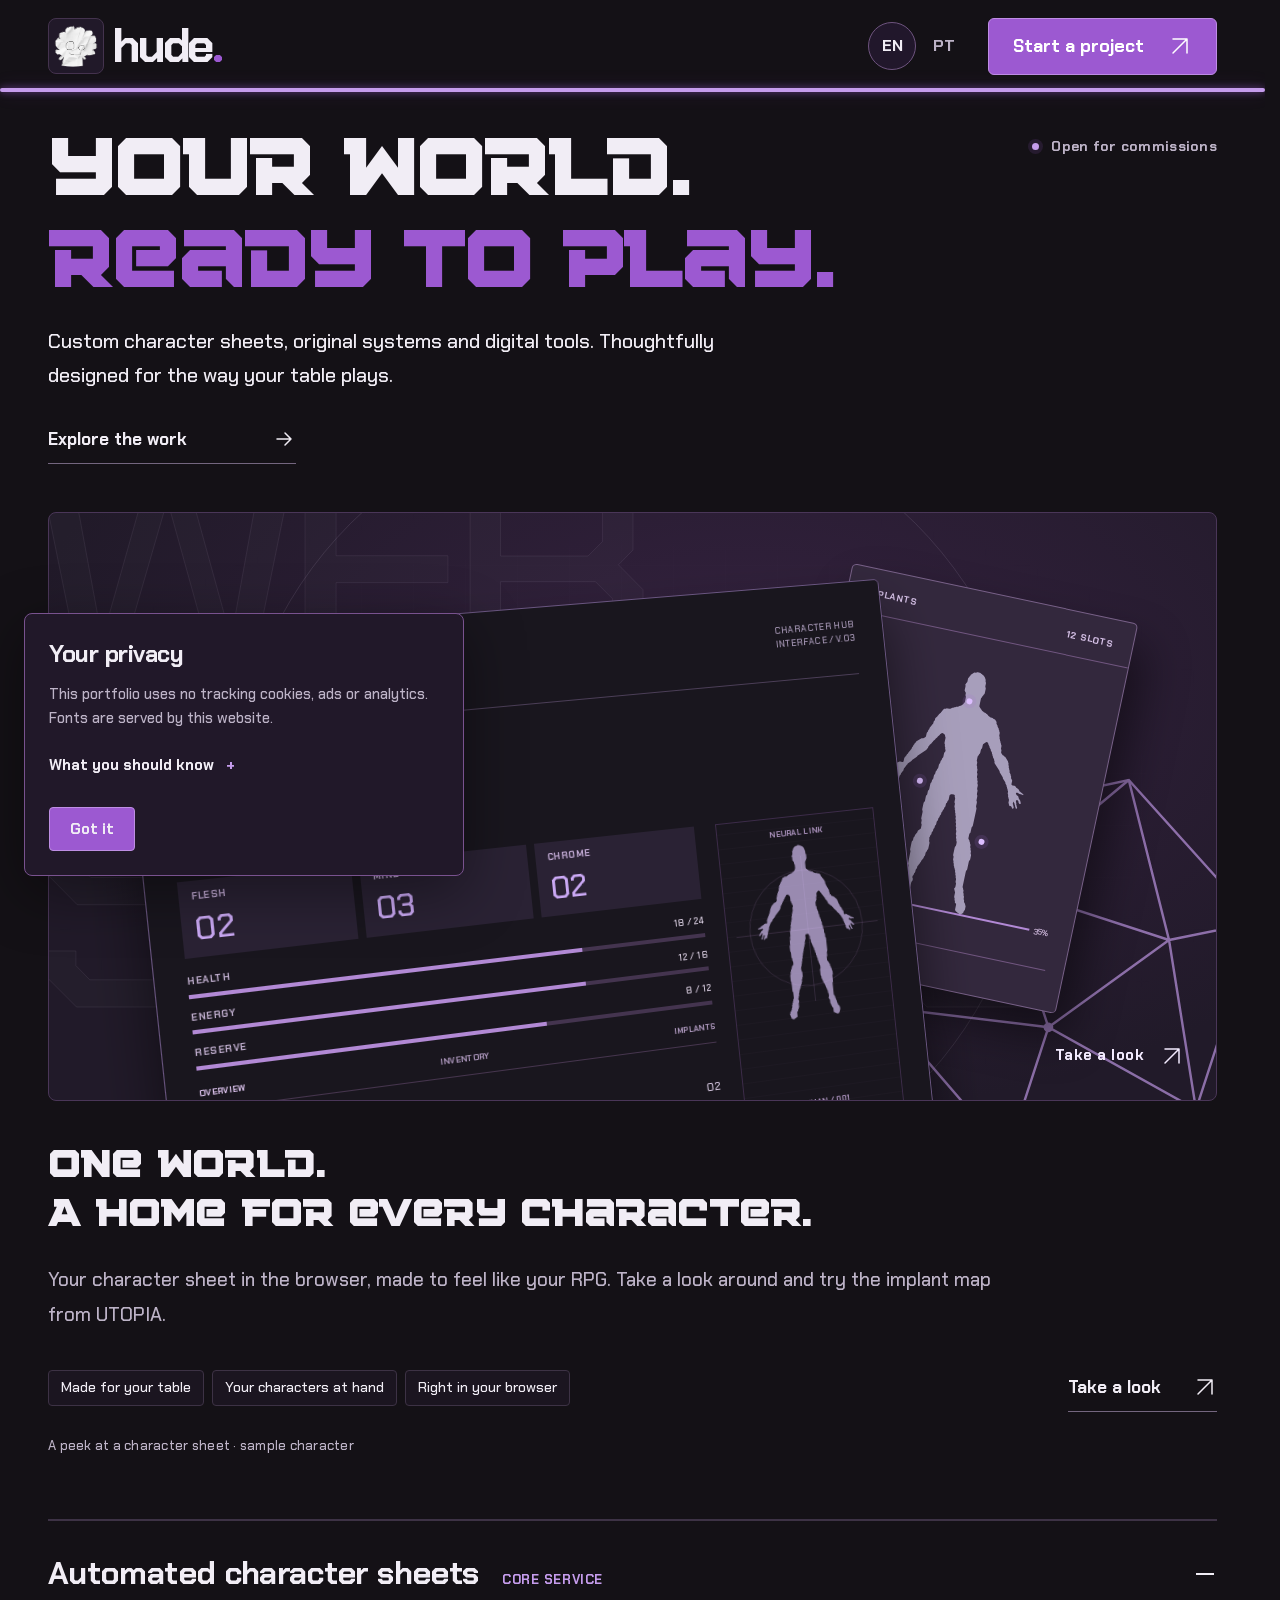
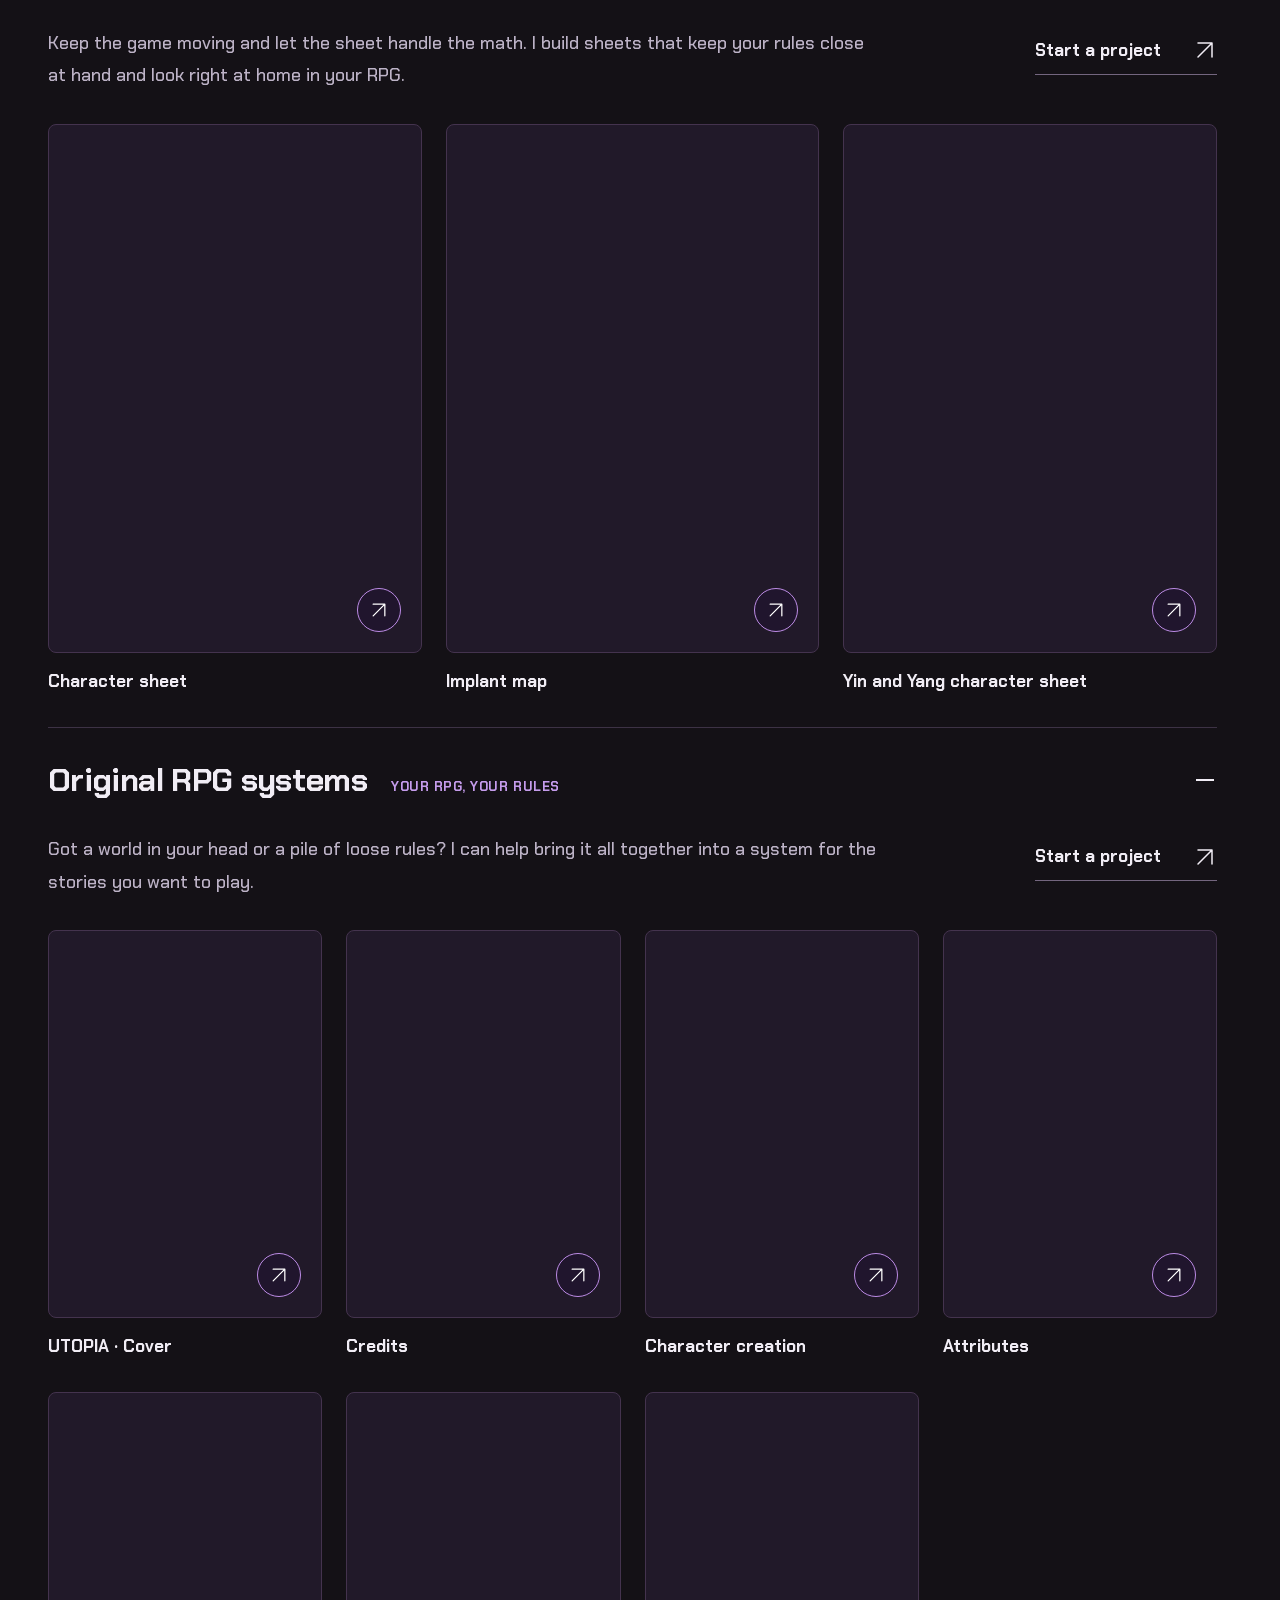
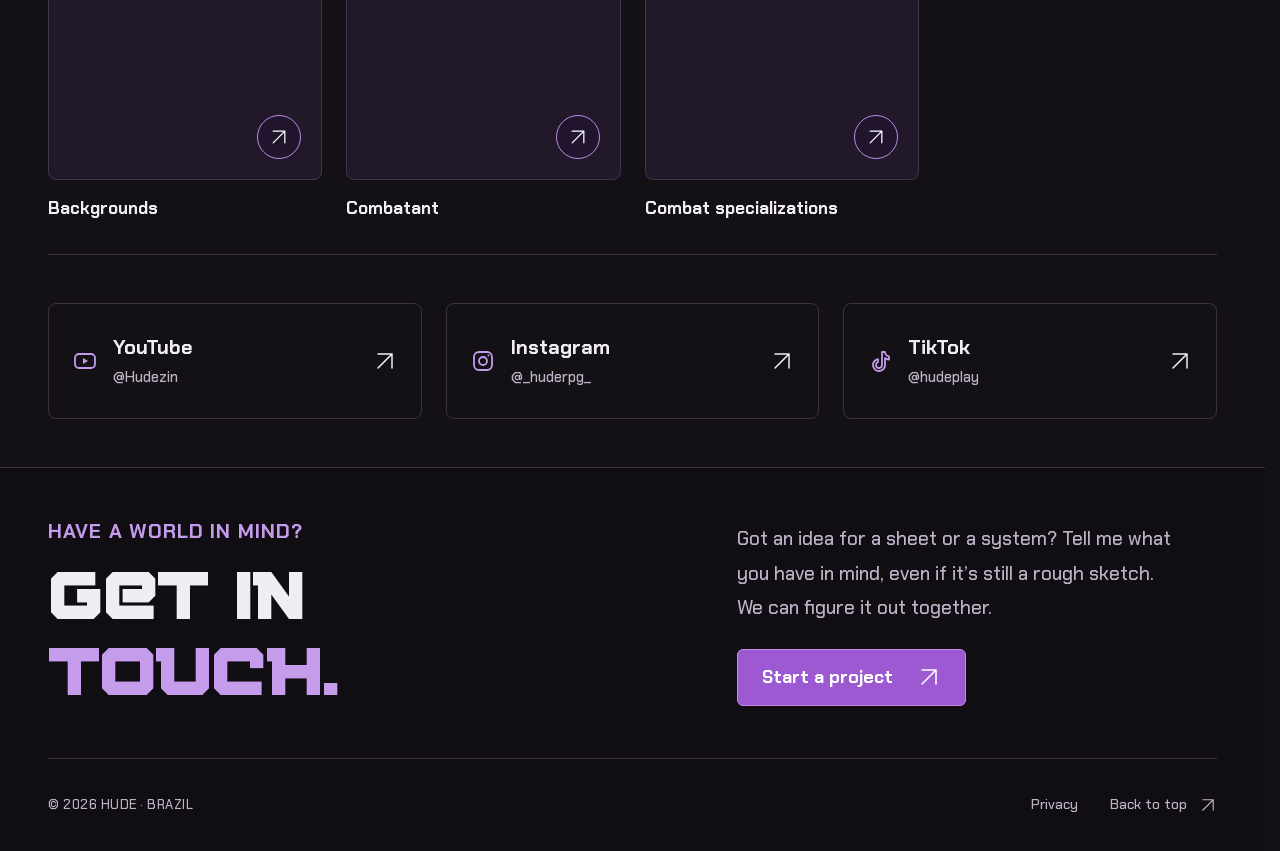
<file: index.html>
<!doctype html><html lang="en" prefix="og: https://ogp.me/ns#"><head>
<meta charset="utf-8"><meta http-equiv="Content-Security-Policy" content="default-src 'none'; script-src 'self' 'sha256-PD+fh5hTzImhYYp2T0Gk//9f6hkJo7CfGMM1hy+Wj7I='; style-src 'self'; img-src 'self'; font-src 'self'; connect-src 'none'; object-src 'none'; base-uri 'none'; form-action 'none'; frame-src 'self'; media-src 'self'"><meta name="referrer" content="no-referrer"><meta name="viewport" content="width=device-width,initial-scale=1"><meta name="theme-color" content="#141116"><meta name="color-scheme" content="dark">
<title>Hude — Custom RPG Character Sheets &amp; Systems</title>
<meta name="description" content="Custom automated character sheets, original tabletop RPG systems and web sheets by Hude. Find ideas for your table and tell me about your game.">
<meta name="robots" content="index,follow,max-image-preview:large">
<link rel="canonical" href="https://harley-aguilar.github.io/Huderpg/">
<link rel="alternate" hreflang="en" href="https://harley-aguilar.github.io/Huderpg/">
<link rel="alternate" hreflang="pt-BR" href="https://harley-aguilar.github.io/Huderpg/pt/">
<link rel="alternate" hreflang="x-default" href="https://harley-aguilar.github.io/Huderpg/">
<link rel="sitemap" type="application/xml" href="https://harley-aguilar.github.io/Huderpg/sitemap.xml">
<meta property="og:type" content="website">
<meta property="og:site_name" content="Hude RPG">
<meta property="og:title" content="Hude — Custom RPG Character Sheets &amp; Systems">
<meta property="og:description" content="Custom automated character sheets, original tabletop RPG systems and web sheets by Hude. Find ideas for your table and tell me about your game.">
<meta property="og:url" content="https://harley-aguilar.github.io/Huderpg/">
<meta property="og:locale" content="en_US">
<meta property="og:locale:alternate" content="pt_BR">
<meta property="og:image" content="https://harley-aguilar.github.io/Huderpg/assets/social/portfolio-en.jpg">
<meta property="og:image:type" content="image/jpeg">
<meta property="og:image:width" content="1200">
<meta property="og:image:height" content="630">
<meta property="og:image:alt" content="Hude RPG: custom character sheets and original RPG systems, with examples from the portfolio.">
<meta name="twitter:card" content="summary_large_image">
<meta name="twitter:title" content="Hude — Custom RPG Character Sheets &amp; Systems">
<meta name="twitter:description" content="Custom automated character sheets, original tabletop RPG systems and web sheets by Hude. Find ideas for your table and tell me about your game.">
<meta name="twitter:image" content="https://harley-aguilar.github.io/Huderpg/assets/social/portfolio-en.jpg">
<meta name="twitter:image:alt" content="Hude RPG: custom character sheets and original RPG systems, with examples from the portfolio.">
<script type="application/ld+json">{"@context":"https://schema.org","@graph":[{"@type":"Person","@id":"https://harley-aguilar.github.io/Huderpg/#hude","name":"Hude","alternateName":"Harley Aguilar","url":"https://harley-aguilar.github.io/Huderpg/","sameAs":["https://www.youtube.com/@Hudezin","https://www.instagram.com/_huderpg_/","https://www.tiktok.com/@hudeplay"]},{"@type":"WebSite","@id":"https://harley-aguilar.github.io/Huderpg/#website","url":"https://harley-aguilar.github.io/Huderpg/","name":"Hude RPG","inLanguage":["en","pt-BR"],"publisher":{"@id":"https://harley-aguilar.github.io/Huderpg/#hude"}},{"@type":"WebPage","@id":"https://harley-aguilar.github.io/Huderpg/#webpage","url":"https://harley-aguilar.github.io/Huderpg/","name":"Hude — Custom RPG Character Sheets & Systems","description":"Custom automated character sheets, original tabletop RPG systems and web sheets by Hude. Find ideas for your table and tell me about your game.","inLanguage":"en","isPartOf":{"@id":"https://harley-aguilar.github.io/Huderpg/#website"},"about":{"@id":"https://harley-aguilar.github.io/Huderpg/#hude"},"primaryImageOfPage":{"@type":"ImageObject","url":"https://harley-aguilar.github.io/Huderpg/assets/social/portfolio-en.jpg","width":1200,"height":630},"mainEntity":{"@id":"https://harley-aguilar.github.io/Huderpg/#hude"}}]}</script>
<link rel="icon" type="image/svg+xml" href="assets/favicon.svg">
<link rel="preload" href="assets/fonts/squartiqa-4f.woff" as="font" type="font/woff" crossorigin>
<link rel="preload" href="assets/fonts/chakra-petch-500.woff" as="font" type="font/woff" crossorigin>
<link rel="stylesheet" href="assets/style.css?v=official-1"><script src="assets/app.js?v=official-1" defer></script></head><body><a class="skip" href="#main">Skip to content</a><header class="site-header" id="top"><div class="nav wrap"><div class="brand-lockup"><button class="brand-character" type="button" data-character-toggle aria-label="Pause animation" data-play-label="Play animation" data-pause-label="Pause animation"><span class="character-cutout"><video data-character-video muted playsinline loop preload="metadata" poster="assets/character/poster.jpg" width="320" height="310" aria-hidden="true"><source src="assets/character/paper.mp4" type="video/mp4"></video></span><svg class="character-status" aria-hidden="true" width="16" height="16" viewBox="0 0 24 24" fill="none" stroke="currentColor" stroke-width="2"><path d="M9 6v12m6-12v12"/></svg></button><a class="wordmark" href="./" aria-label="Hude — Home">hude<span class="logo-dot">.</span></a></div><nav class="languages" aria-label="Language"><a href="./" lang="en" hreflang="en" aria-current="page">EN</a><a href="pt/" lang="pt-BR" hreflang="pt-BR">PT</a></nav><a class="nav-contact" href="mailto:huderpg@gmail.com" data-open-contact aria-haspopup="dialog" aria-controls="contact-dialog"><span>Start a project</span><svg class="icon-arrow" aria-hidden="true" width="24" height="24" viewBox="0 0 24 24" fill="none"><path d="M5 19 19 5M5 5h14v14" stroke="currentColor" stroke-width="1.5" stroke-linecap="round" stroke-linejoin="round"/></svg></a></div></header><main id="main">
<section class="hero wrap"><div class="hero-top mono"><span class="availability"><i></i>Open for commissions</span></div><div class="hero-grid"><h1>Your world.<br><em>Ready to play.</em></h1><div class="hero-intro"><p>Custom character sheets, original systems and digital tools. Thoughtfully designed for the way your table plays.</p><a class="text-link" href="#work"><span>Explore the work</span><svg class="icon-arrow" aria-hidden="true" width="24" height="24" viewBox="0 0 24 24" fill="none"><path d="M5 12h14m-6-6 6 6-6 6" stroke="currentColor" stroke-width="1.5" stroke-linecap="round" stroke-linejoin="round"/></svg></a></div></div></section>
<section class="selected-work wrap" id="work" aria-label="Work"><a class="project-stage" href="projects/utopia.html" aria-label="Explore web character sheets"><div class="art-background" aria-hidden="true"><div class="art-grid"></div><span class="art-word">WEB SHEETS</span><svg class="die art-die" aria-hidden="true" width="240" height="260" viewBox="0 0 240 260" fill="none"><path d="M120 9 222 68v121l-102 62L18 189V68L120 9Z"/><path d="m120 9 54 86 48-27M18 68l48 27 54-86M18 189l48-94h108l48 94M18 189l102-20 102 20M66 95l54 74 54-74M120 169v82"/><circle cx="120" cy="169" r="3" fill="currentColor" stroke="none"/></svg><div class="art-orbit orbit-one"></div><div class="art-orbit orbit-two"></div></div>
<div class="art-composition" aria-hidden="true"><div class="implant-card"><div class="implant-header mono"><span>IMPLANTS</span><span>12 SLOTS</span></div><img class="implant-body" src="assets/body.svg" width="192" height="300" alt="" loading="lazy"><span class="map-point point-a"></span><span class="map-point point-b"></span><span class="map-point point-c"></span><div class="map-scale"><span>NEURAL</span><i></i><span>35%</span></div><div class="implant-bottom mono">BODY MAPPING / U.03</div></div>
<div class="dossier"><div class="dossier-top"><strong>WEB SHEETS</strong><span class="mono">CHARACTER HUB<br>INTERFACE / V.03</span></div><div class="dossier-rule"></div><div class="dossier-identity"><span class="mono">CHARACTER / 01</span><h3>Your next identity.</h3><span class="identity-cross">+</span></div><div class="dossier-content"><div class="dossier-main"><div class="art-attributes mono"><div><span>FLESH</span><b>02</b></div><div><span>MIND</span><b>03</b></div><div><span>CHROME</span><b>02</b></div></div><div class="art-resources mono"><div class="art-resource"><div><span>HEALTH</span><b>18 / 24</b></div><i></i></div><div class="art-resource"><div><span>ENERGY</span><b>12 / 16</b></div><i></i></div><div class="art-resource"><div><span>RESERVE</span><b>8 / 12</b></div><i></i></div></div><div class="art-tabs mono"><span>OVERVIEW</span><span>INVENTORY</span><span>IMPLANTS</span></div><div class="art-skill"><span class="mono">SKILLS</span><div><span>Athletics</span><b>02</b></div><div><span>Perception</span><b>03</b></div></div></div><div class="dossier-side"><span class="mono">NEURAL LINK</span><div class="side-crosshair"></div><img src="assets/body.svg" width="140" height="240" alt="" loading="lazy"><span class="mono">HUMAN / 001</span></div></div><div class="dossier-bottom mono"><span>WEB SHEETS — BRAZIL</span><span>CHARACTER / SYSTEM</span></div></div></div>
<div class="stage-bottom mono"><span class="stage-open">Take a look<svg class="icon-arrow" aria-hidden="true" width="24" height="24" viewBox="0 0 24 24" fill="none"><path d="M5 19 19 5M5 5h14v14" stroke="currentColor" stroke-width="1.5" stroke-linecap="round" stroke-linejoin="round"/></svg></span></div></a><article class="project-caption"><h2>One world.<br>A home for every character.</h2><p class="project-description">Your character sheet in the browser, made to feel like your RPG. Take a look around and try the implant map from UTOPIA.</p><div class="project-meta"><div class="project-tags mono"><span>Made for your table</span><span>Your characters at hand</span><span>Right in your browser</span></div><a class="text-link" href="projects/utopia.html"><span>Take a look</span><svg class="icon-arrow" aria-hidden="true" width="24" height="24" viewBox="0 0 24 24" fill="none"><path d="M5 19 19 5M5 5h14v14" stroke="currentColor" stroke-width="1.5" stroke-linecap="round" stroke-linejoin="round"/></svg></a></div><span class="project-disclosure mono">A peek at a character sheet · sample character</span></article></section>
<section class="services wrap" id="services"><div class="service-list"><details class="service-row" id="sheets" open><summary aria-labelledby="sheets-title" aria-describedby="sheets-tag"><h2 class="service-summary"><span class="service-name"><span class="service-title" id="sheets-title">Automated character sheets</span> <small class="mono" id="sheets-tag">CORE SERVICE</small></span><span class="service-plus" aria-hidden="true"></span></h2></summary><div class="service-body"><div class="service-intro"><p>Keep the game moving and let the sheet handle the math. I build sheets that keep your rules close at hand and look right at home in your RPG.</p><a class="text-link" href="mailto:huderpg@gmail.com" data-open-contact aria-haspopup="dialog" aria-controls="contact-dialog"><span>Start a project</span><svg class="icon-arrow" aria-hidden="true" width="24" height="24" viewBox="0 0 24 24" fill="none"><path d="M5 19 19 5M5 5h14v14" stroke="currentColor" stroke-width="1.5" stroke-linecap="round" stroke-linejoin="round"/></svg></a></div><div class="portfolio-gallery gallery-sheets"><div class="gallery-grid"><figure class="gallery-card"><a href="assets/gallery/ficha-personagem.webp" data-gallery="sheets" data-caption="Character sheet" aria-label="Character sheet — Click to enlarge" aria-haspopup="dialog" aria-controls="image-dialog"><span class="gallery-preview"><img src="assets/gallery/ficha-personagem-thumb.webp" width="1447" height="2048" alt="Character sheet" loading="lazy" decoding="async"><span class="gallery-expand" aria-hidden="true"><svg class="icon-arrow" aria-hidden="true" width="24" height="24" viewBox="0 0 24 24" fill="none"><path d="M5 19 19 5M5 5h14v14" stroke="currentColor" stroke-width="1.5" stroke-linecap="round" stroke-linejoin="round"/></svg></span></span><span class="gallery-caption">Character sheet</span></a></figure><figure class="gallery-card"><a href="assets/gallery/mapa-implantes.webp" data-gallery="sheets" data-caption="Implant map" aria-label="Implant map — Click to enlarge" aria-haspopup="dialog" aria-controls="image-dialog"><span class="gallery-preview"><img src="assets/gallery/mapa-implantes-thumb.webp" width="1447" height="2048" alt="Implant map" loading="lazy" decoding="async"><span class="gallery-expand" aria-hidden="true"><svg class="icon-arrow" aria-hidden="true" width="24" height="24" viewBox="0 0 24 24" fill="none"><path d="M5 19 19 5M5 5h14v14" stroke="currentColor" stroke-width="1.5" stroke-linecap="round" stroke-linejoin="round"/></svg></span></span><span class="gallery-caption">Implant map</span></a></figure><figure class="gallery-card"><a href="assets/gallery/ficha-yin-yang.webp" data-gallery="sheets" data-caption="Yin and Yang character sheet" aria-label="Yin and Yang character sheet — Click to enlarge" aria-haspopup="dialog" aria-controls="image-dialog"><span class="gallery-preview"><img src="assets/gallery/ficha-yin-yang-thumb.webp" width="1447" height="2048" alt="Yin and Yang character sheet" loading="lazy" decoding="async"><span class="gallery-expand" aria-hidden="true"><svg class="icon-arrow" aria-hidden="true" width="24" height="24" viewBox="0 0 24 24" fill="none"><path d="M5 19 19 5M5 5h14v14" stroke="currentColor" stroke-width="1.5" stroke-linecap="round" stroke-linejoin="round"/></svg></span></span><span class="gallery-caption">Yin and Yang character sheet</span></a></figure></div></div></div></details><details class="service-row" id="systems" open><summary aria-labelledby="systems-title" aria-describedby="systems-tag"><h2 class="service-summary"><span class="service-name"><span class="service-title" id="systems-title">Original RPG systems</span> <small class="mono" id="systems-tag">YOUR RPG, YOUR RULES</small></span><span class="service-plus" aria-hidden="true"></span></h2></summary><div class="service-body"><div class="service-intro"><p>Got a world in your head or a pile of loose rules? I can help bring it all together into a system for the stories you want to play.</p><a class="text-link" href="mailto:huderpg@gmail.com" data-open-contact aria-haspopup="dialog" aria-controls="contact-dialog"><span>Start a project</span><svg class="icon-arrow" aria-hidden="true" width="24" height="24" viewBox="0 0 24 24" fill="none"><path d="M5 19 19 5M5 5h14v14" stroke="currentColor" stroke-width="1.5" stroke-linecap="round" stroke-linejoin="round"/></svg></a></div><div class="portfolio-gallery gallery-systems"><div class="gallery-grid"><figure class="gallery-card"><a href="assets/gallery/utopia-capa.webp" data-gallery="systems" data-caption="UTOPIA · Cover" aria-label="UTOPIA · Cover — Click to enlarge" aria-haspopup="dialog" aria-controls="image-dialog"><span class="gallery-preview"><img src="assets/gallery/utopia-capa-thumb.webp" width="1447" height="2048" alt="UTOPIA · Cover" loading="lazy" decoding="async"><span class="gallery-expand" aria-hidden="true"><svg class="icon-arrow" aria-hidden="true" width="24" height="24" viewBox="0 0 24 24" fill="none"><path d="M5 19 19 5M5 5h14v14" stroke="currentColor" stroke-width="1.5" stroke-linecap="round" stroke-linejoin="round"/></svg></span></span><span class="gallery-caption">UTOPIA · Cover</span></a></figure><figure class="gallery-card"><a href="assets/gallery/utopia-creditos.webp" data-gallery="systems" data-caption="Credits" aria-label="Credits — Click to enlarge" aria-haspopup="dialog" aria-controls="image-dialog"><span class="gallery-preview"><img src="assets/gallery/utopia-creditos-thumb.webp" width="1447" height="2048" alt="Credits" loading="lazy" decoding="async"><span class="gallery-expand" aria-hidden="true"><svg class="icon-arrow" aria-hidden="true" width="24" height="24" viewBox="0 0 24 24" fill="none"><path d="M5 19 19 5M5 5h14v14" stroke="currentColor" stroke-width="1.5" stroke-linecap="round" stroke-linejoin="round"/></svg></span></span><span class="gallery-caption">Credits</span></a></figure><figure class="gallery-card"><a href="assets/gallery/criacao-personagem.webp" data-gallery="systems" data-caption="Character creation" aria-label="Character creation — Click to enlarge" aria-haspopup="dialog" aria-controls="image-dialog"><span class="gallery-preview"><img src="assets/gallery/criacao-personagem-thumb.webp" width="1447" height="2048" alt="Character creation" loading="lazy" decoding="async"><span class="gallery-expand" aria-hidden="true"><svg class="icon-arrow" aria-hidden="true" width="24" height="24" viewBox="0 0 24 24" fill="none"><path d="M5 19 19 5M5 5h14v14" stroke="currentColor" stroke-width="1.5" stroke-linecap="round" stroke-linejoin="round"/></svg></span></span><span class="gallery-caption">Character creation</span></a></figure><figure class="gallery-card"><a href="assets/gallery/atributos.webp" data-gallery="systems" data-caption="Attributes" aria-label="Attributes — Click to enlarge" aria-haspopup="dialog" aria-controls="image-dialog"><span class="gallery-preview"><img src="assets/gallery/atributos-thumb.webp" width="1447" height="2048" alt="Attributes" loading="lazy" decoding="async"><span class="gallery-expand" aria-hidden="true"><svg class="icon-arrow" aria-hidden="true" width="24" height="24" viewBox="0 0 24 24" fill="none"><path d="M5 19 19 5M5 5h14v14" stroke="currentColor" stroke-width="1.5" stroke-linecap="round" stroke-linejoin="round"/></svg></span></span><span class="gallery-caption">Attributes</span></a></figure><figure class="gallery-card"><a href="assets/gallery/antecedentes.webp" data-gallery="systems" data-caption="Backgrounds" aria-label="Backgrounds — Click to enlarge" aria-haspopup="dialog" aria-controls="image-dialog"><span class="gallery-preview"><img src="assets/gallery/antecedentes-thumb.webp" width="1447" height="2048" alt="Backgrounds" loading="lazy" decoding="async"><span class="gallery-expand" aria-hidden="true"><svg class="icon-arrow" aria-hidden="true" width="24" height="24" viewBox="0 0 24 24" fill="none"><path d="M5 19 19 5M5 5h14v14" stroke="currentColor" stroke-width="1.5" stroke-linecap="round" stroke-linejoin="round"/></svg></span></span><span class="gallery-caption">Backgrounds</span></a></figure><figure class="gallery-card"><a href="assets/gallery/combatente.webp" data-gallery="systems" data-caption="Combatant" aria-label="Combatant — Click to enlarge" aria-haspopup="dialog" aria-controls="image-dialog"><span class="gallery-preview"><img src="assets/gallery/combatente-thumb.webp" width="1447" height="2048" alt="Combatant" loading="lazy" decoding="async"><span class="gallery-expand" aria-hidden="true"><svg class="icon-arrow" aria-hidden="true" width="24" height="24" viewBox="0 0 24 24" fill="none"><path d="M5 19 19 5M5 5h14v14" stroke="currentColor" stroke-width="1.5" stroke-linecap="round" stroke-linejoin="round"/></svg></span></span><span class="gallery-caption">Combatant</span></a></figure><figure class="gallery-card"><a href="assets/gallery/especializacoes.webp" data-gallery="systems" data-caption="Combat specializations" aria-label="Combat specializations — Click to enlarge" aria-haspopup="dialog" aria-controls="image-dialog"><span class="gallery-preview"><img src="assets/gallery/especializacoes-thumb.webp" width="1447" height="2048" alt="Combat specializations" loading="lazy" decoding="async"><span class="gallery-expand" aria-hidden="true"><svg class="icon-arrow" aria-hidden="true" width="24" height="24" viewBox="0 0 24 24" fill="none"><path d="M5 19 19 5M5 5h14v14" stroke="currentColor" stroke-width="1.5" stroke-linecap="round" stroke-linejoin="round"/></svg></span></span><span class="gallery-caption">Combat specializations</span></a></figure></div></div></div></details></div></section>
<section class="profiles wrap" id="profiles"><nav class="profile-links" aria-label="Social profiles"><a href="https://www.youtube.com/@Hudezin" target="_blank" rel="noopener noreferrer"><span class="profile-label"><svg class="social-icon" viewBox="0 0 24 24" width="24" height="24" fill="none" stroke="currentColor" stroke-width="1.8" stroke-linecap="round" stroke-linejoin="round" aria-hidden="true"><rect x="2" y="5" width="20" height="14" rx="4"/><path d="m10 9 5 3-5 3Z" fill="currentColor" stroke="none"/></svg><span>YouTube<small>@Hudezin</small></span></span><svg class="icon-arrow" aria-hidden="true" width="24" height="24" viewBox="0 0 24 24" fill="none"><path d="M5 19 19 5M5 5h14v14" stroke="currentColor" stroke-width="1.5" stroke-linecap="round" stroke-linejoin="round"/></svg></a><a href="https://www.instagram.com/_huderpg_/" target="_blank" rel="noopener noreferrer"><span class="profile-label"><svg class="social-icon" viewBox="0 0 24 24" width="24" height="24" fill="none" stroke="currentColor" stroke-width="1.8" stroke-linecap="round" stroke-linejoin="round" aria-hidden="true"><rect x="3" y="3" width="18" height="18" rx="5"/><circle cx="12" cy="12" r="4"/><circle cx="17.5" cy="6.5" r="1" fill="currentColor" stroke="none"/></svg><span>Instagram<small>@_huderpg_</small></span></span><svg class="icon-arrow" aria-hidden="true" width="24" height="24" viewBox="0 0 24 24" fill="none"><path d="M5 19 19 5M5 5h14v14" stroke="currentColor" stroke-width="1.5" stroke-linecap="round" stroke-linejoin="round"/></svg></a><a href="https://www.tiktok.com/@hudeplay" target="_blank" rel="noopener noreferrer"><span class="profile-label"><svg class="social-icon" viewBox="0 0 24 24" width="24" height="24" fill="none" stroke="currentColor" stroke-width="1.8" stroke-linecap="round" stroke-linejoin="round" aria-hidden="true"><path d="M14 3h3c.3 2.4 1.7 4 4 4.5v3a9.7 9.7 0 0 1-4-1.6V16a6 6 0 1 1-7-5.9v3.1a3 3 0 1 0 4 2.8Z"/></svg><span>TikTok<small>@hudeplay</small></span></span><svg class="icon-arrow" aria-hidden="true" width="24" height="24" viewBox="0 0 24 24" fill="none"><path d="M5 19 19 5M5 5h14v14" stroke="currentColor" stroke-width="1.5" stroke-linecap="round" stroke-linejoin="round"/></svg></a></nav></section>
</main><footer class="site-footer" id="contact"><div class="contact wrap"><div><p class="eyebrow">HAVE A WORLD IN MIND?</p><h2><span>Get in</span><em>touch.</em></h2></div><div class="contact-action"><p>Got an idea for a sheet or a system? Tell me what you have in mind, even if it’s still a rough sketch. We can figure it out together.</p><a class="nav-contact footer-contact" href="mailto:huderpg@gmail.com" data-open-contact aria-haspopup="dialog" aria-controls="contact-dialog"><span>Start a project</span><svg class="icon-arrow" aria-hidden="true" width="24" height="24" viewBox="0 0 24 24" fill="none"><path d="M5 19 19 5M5 5h14v14" stroke="currentColor" stroke-width="1.5" stroke-linecap="round" stroke-linejoin="round"/></svg></a></div></div><div class="footer-bottom wrap"><span class="mono">© 2026 HUDE · BRAZIL</span><a class="privacy-link" href="#privacy-notice" data-open-privacy>Privacy</a><a href="#top">Back to top<svg class="icon-arrow" aria-hidden="true" width="24" height="24" viewBox="0 0 24 24" fill="none"><path d="M5 19 19 5M5 5h14v14" stroke="currentColor" stroke-width="1.5" stroke-linecap="round" stroke-linejoin="round"/></svg></a></div></footer><section class="privacy-notice" id="privacy-notice" data-nosnippet role="region" aria-labelledby="privacy-title"><h2 id="privacy-title" tabindex="-1">Your privacy</h2><p>This portfolio uses no tracking cookies, ads or analytics. Fonts are served by this website.</p><details><summary>What you should know</summary><p>GitHub Pages logs IP addresses for security. Data entered in the demonstration stays in the page and resets on reload. Dismissing this notice stores only a preference for this tab session, without a visitor identifier. Social links open services with their own policies. Avoid entering personal data in the demonstration.</p><a href="https://docs.github.com/en/site-policy/privacy-policies/github-general-privacy-statement" target="_blank" rel="noopener noreferrer">GitHub privacy statement<svg class="icon-arrow" aria-hidden="true" width="24" height="24" viewBox="0 0 24 24" fill="none"><path d="M5 19 19 5M5 5h14v14" stroke="currentColor" stroke-width="1.5" stroke-linecap="round" stroke-linejoin="round"/></svg></a></details><button type="button" data-close-privacy hidden>Got it</button></section><dialog class="contact-dialog" id="contact-dialog" aria-labelledby="contact-dialog-title" aria-describedby="contact-dialog-description"><button class="dialog-close" type="button" data-close-contact aria-label="Close contact">×</button><p class="eyebrow">GET IN TOUCH</p><h2 id="contact-dialog-title">How would you like to connect?</h2><p id="contact-dialog-description">Pick your favorite place to chat and tell me your idea.</p><div class="contact-options"><a class="contact-option" href="mailto:huderpg@gmail.com"><svg class="social-icon" viewBox="0 0 24 24" width="24" height="24" fill="none" stroke="currentColor" stroke-width="1.8" stroke-linecap="round" stroke-linejoin="round" aria-hidden="true"><rect x="2" y="4" width="20" height="16" rx="3"/><path d="m3 6 9 7 9-7"/></svg><span><strong>Email</strong><small>huderpg@gmail.com</small></span><svg class="icon-arrow" aria-hidden="true" width="24" height="24" viewBox="0 0 24 24" fill="none"><path d="M5 19 19 5M5 5h14v14" stroke="currentColor" stroke-width="1.5" stroke-linecap="round" stroke-linejoin="round"/></svg></a><a class="contact-option" href="https://www.instagram.com/_huderpg_/" target="_blank" rel="noopener noreferrer"><svg class="social-icon" viewBox="0 0 24 24" width="24" height="24" fill="none" stroke="currentColor" stroke-width="1.8" stroke-linecap="round" stroke-linejoin="round" aria-hidden="true"><rect x="3" y="3" width="18" height="18" rx="5"/><circle cx="12" cy="12" r="4"/><circle cx="17.5" cy="6.5" r="1" fill="currentColor" stroke="none"/></svg><span><strong>Instagram</strong><small>@_huderpg_</small></span><svg class="icon-arrow" aria-hidden="true" width="24" height="24" viewBox="0 0 24 24" fill="none"><path d="M5 19 19 5M5 5h14v14" stroke="currentColor" stroke-width="1.5" stroke-linecap="round" stroke-linejoin="round"/></svg></a><a class="contact-option" href="https://www.tiktok.com/@hudeplay" target="_blank" rel="noopener noreferrer"><svg class="social-icon" viewBox="0 0 24 24" width="24" height="24" fill="none" stroke="currentColor" stroke-width="1.8" stroke-linecap="round" stroke-linejoin="round" aria-hidden="true"><path d="M14 3h3c.3 2.4 1.7 4 4 4.5v3a9.7 9.7 0 0 1-4-1.6V16a6 6 0 1 1-7-5.9v3.1a3 3 0 1 0 4 2.8Z"/></svg><span><strong>TikTok</strong><small>@hudeplay</small></span><svg class="icon-arrow" aria-hidden="true" width="24" height="24" viewBox="0 0 24 24" fill="none"><path d="M5 19 19 5M5 5h14v14" stroke="currentColor" stroke-width="1.5" stroke-linecap="round" stroke-linejoin="round"/></svg></a><a class="contact-option" href="https://discord.com/users/430844973584482304" target="_blank" rel="noopener noreferrer"><svg class="social-icon" viewBox="0 0 24 24" width="24" height="24" fill="none" stroke="currentColor" stroke-width="1.8" stroke-linecap="round" stroke-linejoin="round" aria-hidden="true"><path d="M8 4.5 5.5 5.3C3.5 8.3 2.5 12 3 16.5L7 19l1.3-2M16 4.5l2.5.8c2 3 3 6.7 2.5 11.2L17 19l-1.3-2M8 6.5a16 16 0 0 1 8 0M7 15.5a12 12 0 0 0 10 0"/><circle cx="8.5" cy="11.5" r="1.3"/><circle cx="15.5" cy="11.5" r="1.3"/></svg><span><strong>Discord</strong><small>Open profile</small></span><svg class="icon-arrow" aria-hidden="true" width="24" height="24" viewBox="0 0 24 24" fill="none"><path d="M5 19 19 5M5 5h14v14" stroke="currentColor" stroke-width="1.5" stroke-linecap="round" stroke-linejoin="round"/></svg></a></div><button class="contact-mode" type="button" data-toggle-contact-focus aria-pressed="false" data-focus-label="Focus view" data-dock-label="Move to the side">Focus view</button></dialog><dialog class="image-dialog" id="image-dialog" aria-label="Image viewer"><div class="image-toolbar"><p id="image-caption" aria-live="polite"></p><button class="image-zoom" type="button" data-image-zoom aria-pressed="false">Zoom</button><button type="button" data-close-image aria-label="Close image">×</button></div><div class="image-canvas"><img id="image-full" alt=""></div><div class="image-navigation"><button type="button" data-image-prev aria-label="Previous image">←</button><span id="image-count" aria-live="polite"></span><button type="button" data-image-next aria-label="Next image">→</button></div></dialog></body></html>
</file>
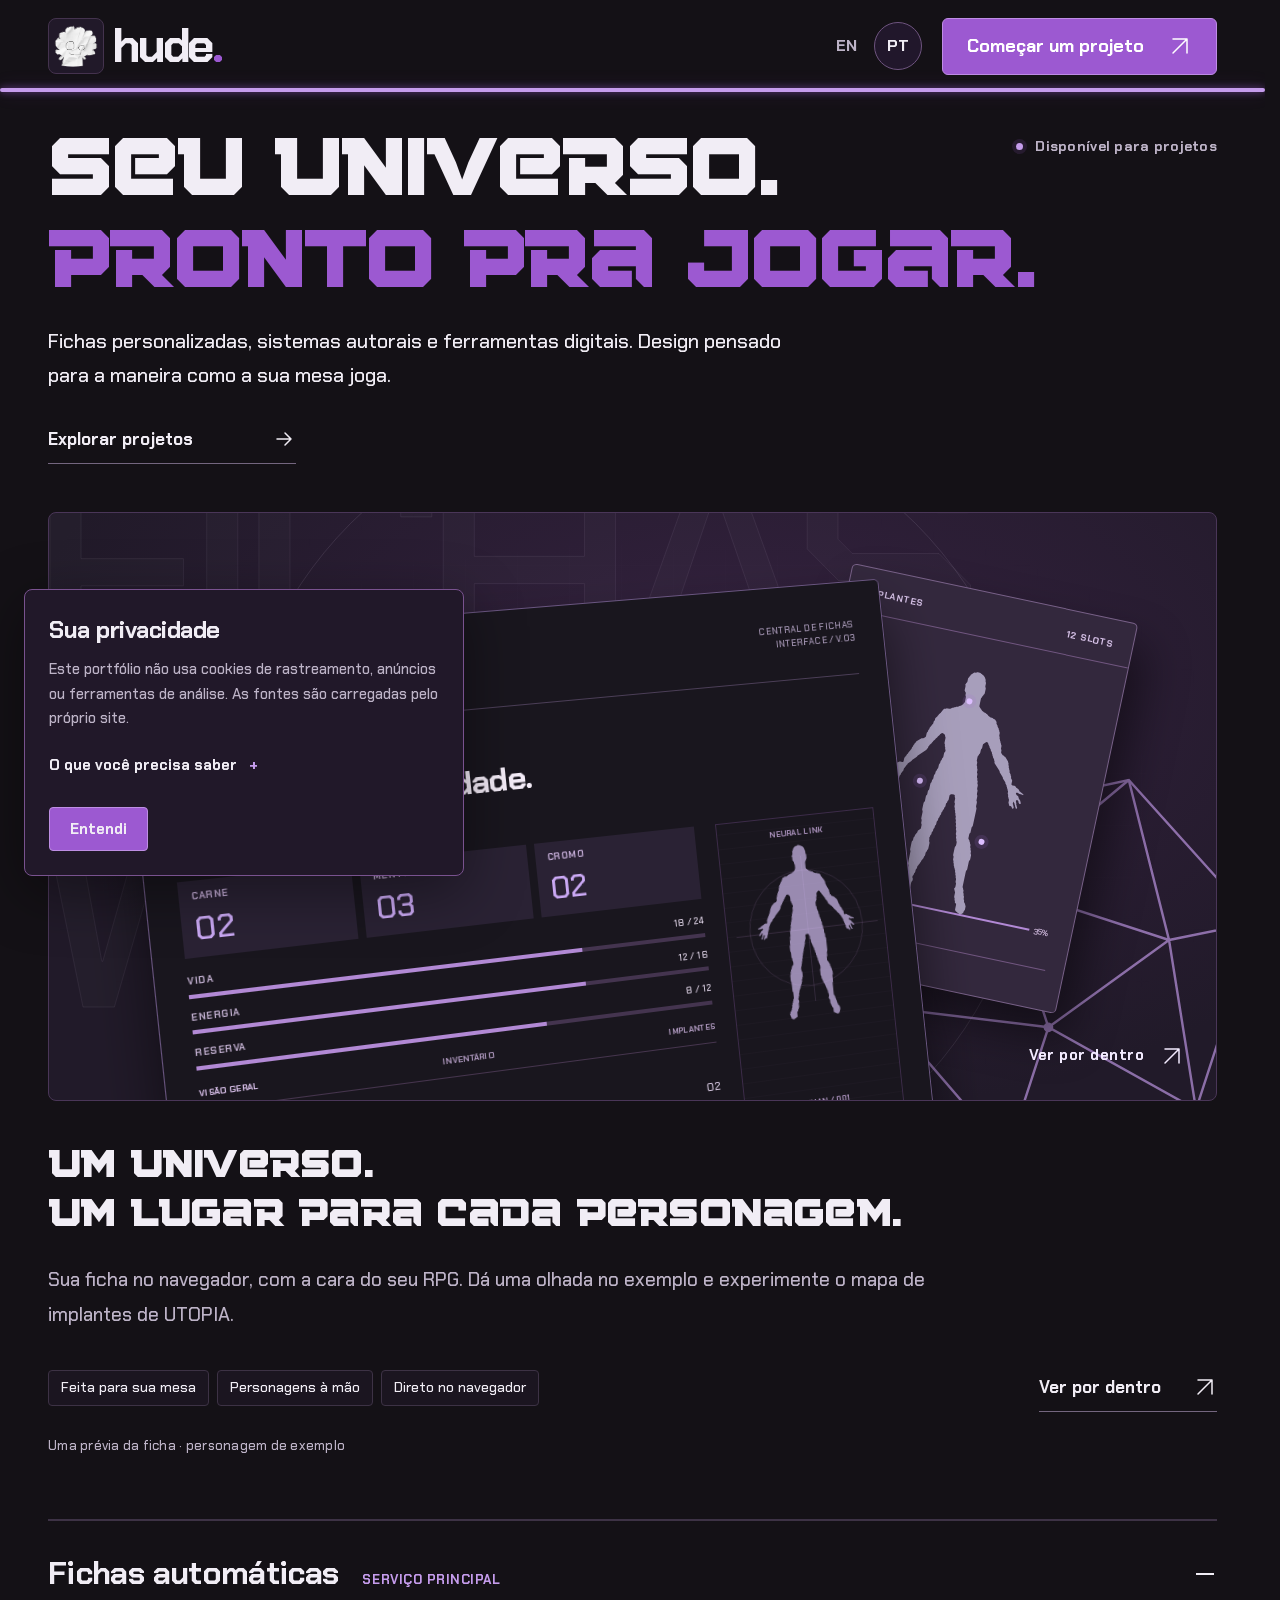
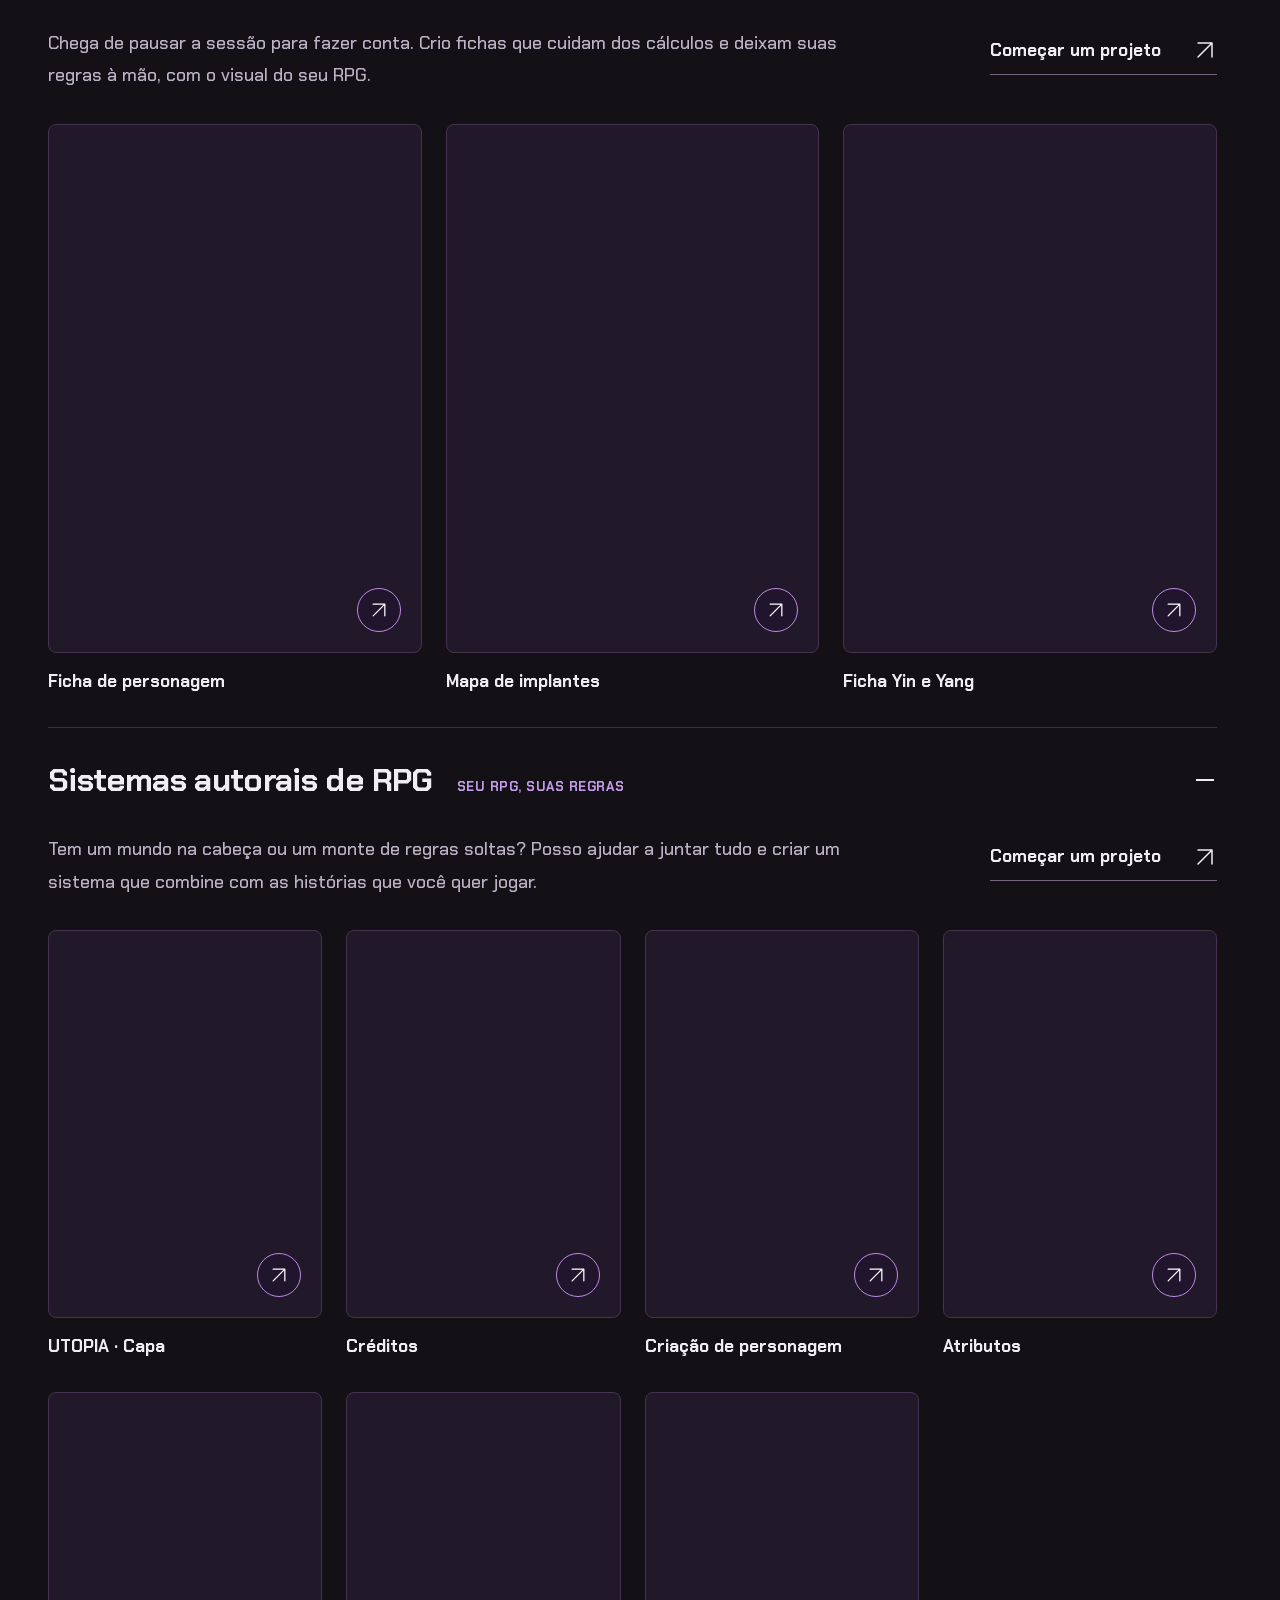
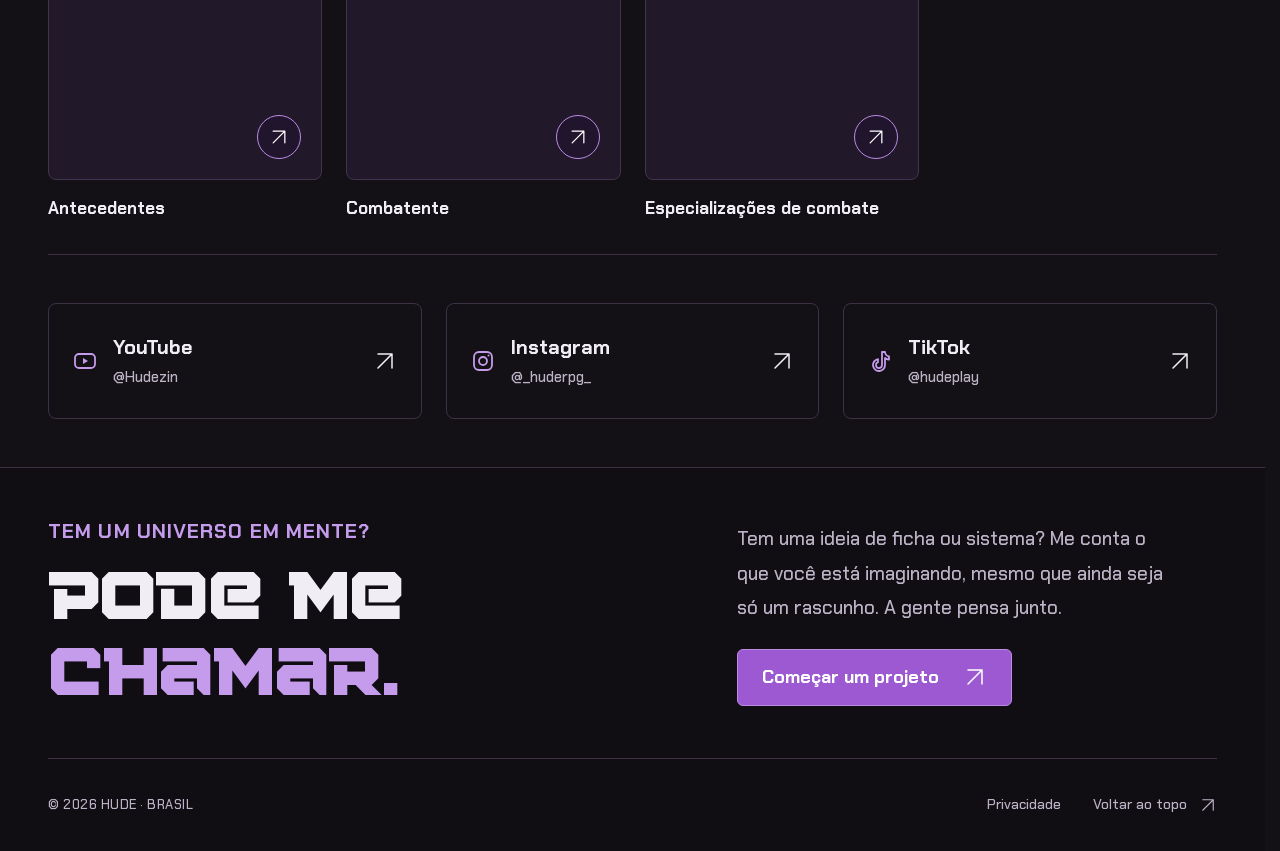
<file: pt/index.html>
<!doctype html><html lang="pt-BR" prefix="og: https://ogp.me/ns#"><head>
<meta charset="utf-8"><meta http-equiv="Content-Security-Policy" content="default-src 'none'; script-src 'self' 'sha256-SHSdexH+lnA4qDz1kworXNVgaelqmmLEcqUnpx2+9UA='; style-src 'self'; img-src 'self'; font-src 'self'; connect-src 'none'; object-src 'none'; base-uri 'none'; form-action 'none'; frame-src 'self'; media-src 'self'"><meta name="referrer" content="no-referrer"><meta name="viewport" content="width=device-width,initial-scale=1"><meta name="theme-color" content="#141116"><meta name="color-scheme" content="dark">
<title>Hude — Fichas Automáticas e Sistemas de RPG</title>
<meta name="description" content="Fichas automáticas personalizadas, sistemas autorais de RPG de mesa e fichas web. Conheça o trabalho do Hude e me conte sua ideia para a sua mesa.">
<meta name="robots" content="index,follow,max-image-preview:large">
<link rel="canonical" href="https://harley-aguilar.github.io/Huderpg/pt/">
<link rel="alternate" hreflang="en" href="https://harley-aguilar.github.io/Huderpg/">
<link rel="alternate" hreflang="pt-BR" href="https://harley-aguilar.github.io/Huderpg/pt/">
<link rel="alternate" hreflang="x-default" href="https://harley-aguilar.github.io/Huderpg/">
<link rel="sitemap" type="application/xml" href="https://harley-aguilar.github.io/Huderpg/sitemap.xml">
<meta property="og:type" content="website">
<meta property="og:site_name" content="Hude RPG">
<meta property="og:title" content="Hude — Fichas Automáticas e Sistemas de RPG">
<meta property="og:description" content="Fichas automáticas personalizadas, sistemas autorais de RPG de mesa e fichas web. Conheça o trabalho do Hude e me conte sua ideia para a sua mesa.">
<meta property="og:url" content="https://harley-aguilar.github.io/Huderpg/pt/">
<meta property="og:locale" content="pt_BR">
<meta property="og:locale:alternate" content="en_US">
<meta property="og:image" content="https://harley-aguilar.github.io/Huderpg/assets/social/portfolio-pt.jpg">
<meta property="og:image:type" content="image/jpeg">
<meta property="og:image:width" content="1200">
<meta property="og:image:height" content="630">
<meta property="og:image:alt" content="Hude RPG: fichas personalizadas e sistemas autorais de RPG, com exemplos do portfólio.">
<meta name="twitter:card" content="summary_large_image">
<meta name="twitter:title" content="Hude — Fichas Automáticas e Sistemas de RPG">
<meta name="twitter:description" content="Fichas automáticas personalizadas, sistemas autorais de RPG de mesa e fichas web. Conheça o trabalho do Hude e me conte sua ideia para a sua mesa.">
<meta name="twitter:image" content="https://harley-aguilar.github.io/Huderpg/assets/social/portfolio-pt.jpg">
<meta name="twitter:image:alt" content="Hude RPG: fichas personalizadas e sistemas autorais de RPG, com exemplos do portfólio.">
<script type="application/ld+json">{"@context":"https://schema.org","@graph":[{"@type":"Person","@id":"https://harley-aguilar.github.io/Huderpg/#hude","name":"Hude","alternateName":"Harley Aguilar","url":"https://harley-aguilar.github.io/Huderpg/","sameAs":["https://www.youtube.com/@Hudezin","https://www.instagram.com/_huderpg_/","https://www.tiktok.com/@hudeplay"]},{"@type":"WebSite","@id":"https://harley-aguilar.github.io/Huderpg/#website","url":"https://harley-aguilar.github.io/Huderpg/","name":"Hude RPG","inLanguage":["en","pt-BR"],"publisher":{"@id":"https://harley-aguilar.github.io/Huderpg/#hude"}},{"@type":"WebPage","@id":"https://harley-aguilar.github.io/Huderpg/pt/#webpage","url":"https://harley-aguilar.github.io/Huderpg/pt/","name":"Hude — Fichas Automáticas e Sistemas de RPG","description":"Fichas automáticas personalizadas, sistemas autorais de RPG de mesa e fichas web. Conheça o trabalho do Hude e me conte sua ideia para a sua mesa.","inLanguage":"pt-BR","isPartOf":{"@id":"https://harley-aguilar.github.io/Huderpg/#website"},"about":{"@id":"https://harley-aguilar.github.io/Huderpg/#hude"},"primaryImageOfPage":{"@type":"ImageObject","url":"https://harley-aguilar.github.io/Huderpg/assets/social/portfolio-pt.jpg","width":1200,"height":630},"mainEntity":{"@id":"https://harley-aguilar.github.io/Huderpg/#hude"}}]}</script>
<link rel="icon" type="image/svg+xml" href="../assets/favicon.svg">
<link rel="preload" href="../assets/fonts/squartiqa-4f.woff" as="font" type="font/woff" crossorigin>
<link rel="preload" href="../assets/fonts/chakra-petch-500.woff" as="font" type="font/woff" crossorigin>
<link rel="stylesheet" href="../assets/style.css?v=official-1"><script src="../assets/app.js?v=official-1" defer></script></head><body><a class="skip" href="#main">Pular para o conteúdo</a><header class="site-header" id="top"><div class="nav wrap"><div class="brand-lockup"><button class="brand-character" type="button" data-character-toggle aria-label="Pausar animação" data-play-label="Reproduzir animação" data-pause-label="Pausar animação"><span class="character-cutout"><video data-character-video muted playsinline loop preload="metadata" poster="../assets/character/poster.jpg" width="320" height="310" aria-hidden="true"><source src="../assets/character/paper.mp4" type="video/mp4"></video></span><svg class="character-status" aria-hidden="true" width="16" height="16" viewBox="0 0 24 24" fill="none" stroke="currentColor" stroke-width="2"><path d="M9 6v12m6-12v12"/></svg></button><a class="wordmark" href="./" aria-label="Hude — Início">hude<span class="logo-dot">.</span></a></div><nav class="languages" aria-label="Idioma"><a href="../" lang="en" hreflang="en">EN</a><a href="./" lang="pt-BR" hreflang="pt-BR" aria-current="page">PT</a></nav><a class="nav-contact" href="mailto:huderpg@gmail.com" data-open-contact aria-haspopup="dialog" aria-controls="contact-dialog"><span>Começar um projeto</span><svg class="icon-arrow" aria-hidden="true" width="24" height="24" viewBox="0 0 24 24" fill="none"><path d="M5 19 19 5M5 5h14v14" stroke="currentColor" stroke-width="1.5" stroke-linecap="round" stroke-linejoin="round"/></svg></a></div></header><main id="main">
<section class="hero wrap"><div class="hero-top mono"><span class="availability"><i></i>Disponível para projetos</span></div><div class="hero-grid"><h1>Seu universo.<br><em>Pronto pra jogar.</em></h1><div class="hero-intro"><p>Fichas personalizadas, sistemas autorais e ferramentas digitais. Design pensado para a maneira como a sua mesa joga.</p><a class="text-link" href="#work"><span>Explorar projetos</span><svg class="icon-arrow" aria-hidden="true" width="24" height="24" viewBox="0 0 24 24" fill="none"><path d="M5 12h14m-6-6 6 6-6 6" stroke="currentColor" stroke-width="1.5" stroke-linecap="round" stroke-linejoin="round"/></svg></a></div></div></section>
<section class="selected-work wrap" id="work" aria-label="Projetos"><a class="project-stage" href="projects/utopia.html" aria-label="Explorar fichas web"><div class="art-background" aria-hidden="true"><div class="art-grid"></div><span class="art-word">FICHAS WEB</span><svg class="die art-die" aria-hidden="true" width="240" height="260" viewBox="0 0 240 260" fill="none"><path d="M120 9 222 68v121l-102 62L18 189V68L120 9Z"/><path d="m120 9 54 86 48-27M18 68l48 27 54-86M18 189l48-94h108l48 94M18 189l102-20 102 20M66 95l54 74 54-74M120 169v82"/><circle cx="120" cy="169" r="3" fill="currentColor" stroke="none"/></svg><div class="art-orbit orbit-one"></div><div class="art-orbit orbit-two"></div></div>
<div class="art-composition" aria-hidden="true"><div class="implant-card"><div class="implant-header mono"><span>IMPLANTES</span><span>12 SLOTS</span></div><img class="implant-body" src="../assets/body.svg" width="192" height="300" alt="" loading="lazy"><span class="map-point point-a"></span><span class="map-point point-b"></span><span class="map-point point-c"></span><div class="map-scale"><span>NEURAL</span><i></i><span>35%</span></div><div class="implant-bottom mono">BODY MAPPING / U.03</div></div>
<div class="dossier"><div class="dossier-top"><strong>FICHAS WEB</strong><span class="mono">CENTRAL DE FICHAS<br>INTERFACE / V.03</span></div><div class="dossier-rule"></div><div class="dossier-identity"><span class="mono">PERSONAGEM / 01</span><h3>Sua próxima identidade.</h3><span class="identity-cross">+</span></div><div class="dossier-content"><div class="dossier-main"><div class="art-attributes mono"><div><span>CARNE</span><b>02</b></div><div><span>MENTE</span><b>03</b></div><div><span>CROMO</span><b>02</b></div></div><div class="art-resources mono"><div class="art-resource"><div><span>VIDA</span><b>18 / 24</b></div><i></i></div><div class="art-resource"><div><span>ENERGIA</span><b>12 / 16</b></div><i></i></div><div class="art-resource"><div><span>RESERVA</span><b>8 / 12</b></div><i></i></div></div><div class="art-tabs mono"><span>VISÃO GERAL</span><span>INVENTÁRIO</span><span>IMPLANTES</span></div><div class="art-skill"><span class="mono">PERÍCIAS</span><div><span>Atletismo</span><b>02</b></div><div><span>Percepção</span><b>03</b></div></div></div><div class="dossier-side"><span class="mono">NEURAL LINK</span><div class="side-crosshair"></div><img src="../assets/body.svg" width="140" height="240" alt="" loading="lazy"><span class="mono">HUMAN / 001</span></div></div><div class="dossier-bottom mono"><span>FICHAS WEB — BRASIL</span><span>CHARACTER / SYSTEM</span></div></div></div>
<div class="stage-bottom mono"><span class="stage-open">Ver por dentro<svg class="icon-arrow" aria-hidden="true" width="24" height="24" viewBox="0 0 24 24" fill="none"><path d="M5 19 19 5M5 5h14v14" stroke="currentColor" stroke-width="1.5" stroke-linecap="round" stroke-linejoin="round"/></svg></span></div></a><article class="project-caption"><h2>Um universo.<br>Um lugar para cada personagem.</h2><p class="project-description">Sua ficha no navegador, com a cara do seu RPG. Dá uma olhada no exemplo e experimente o mapa de implantes de UTOPIA.</p><div class="project-meta"><div class="project-tags mono"><span>Feita para sua mesa</span><span>Personagens à mão</span><span>Direto no navegador</span></div><a class="text-link" href="projects/utopia.html"><span>Ver por dentro</span><svg class="icon-arrow" aria-hidden="true" width="24" height="24" viewBox="0 0 24 24" fill="none"><path d="M5 19 19 5M5 5h14v14" stroke="currentColor" stroke-width="1.5" stroke-linecap="round" stroke-linejoin="round"/></svg></a></div><span class="project-disclosure mono">Uma prévia da ficha · personagem de exemplo</span></article></section>
<section class="services wrap" id="services"><div class="service-list"><details class="service-row" id="sheets" open><summary aria-labelledby="sheets-title" aria-describedby="sheets-tag"><h2 class="service-summary"><span class="service-name"><span class="service-title" id="sheets-title">Fichas automáticas</span> <small class="mono" id="sheets-tag">SERVIÇO PRINCIPAL</small></span><span class="service-plus" aria-hidden="true"></span></h2></summary><div class="service-body"><div class="service-intro"><p>Chega de pausar a sessão para fazer conta. Crio fichas que cuidam dos cálculos e deixam suas regras à mão, com o visual do seu RPG.</p><a class="text-link" href="mailto:huderpg@gmail.com" data-open-contact aria-haspopup="dialog" aria-controls="contact-dialog"><span>Começar um projeto</span><svg class="icon-arrow" aria-hidden="true" width="24" height="24" viewBox="0 0 24 24" fill="none"><path d="M5 19 19 5M5 5h14v14" stroke="currentColor" stroke-width="1.5" stroke-linecap="round" stroke-linejoin="round"/></svg></a></div><div class="portfolio-gallery gallery-sheets"><div class="gallery-grid"><figure class="gallery-card"><a href="../assets/gallery/ficha-personagem.webp" data-gallery="sheets" data-caption="Ficha de personagem" aria-label="Ficha de personagem — Clique para ampliar" aria-haspopup="dialog" aria-controls="image-dialog"><span class="gallery-preview"><img src="../assets/gallery/ficha-personagem-thumb.webp" width="1447" height="2048" alt="Ficha de personagem" loading="lazy" decoding="async"><span class="gallery-expand" aria-hidden="true"><svg class="icon-arrow" aria-hidden="true" width="24" height="24" viewBox="0 0 24 24" fill="none"><path d="M5 19 19 5M5 5h14v14" stroke="currentColor" stroke-width="1.5" stroke-linecap="round" stroke-linejoin="round"/></svg></span></span><span class="gallery-caption">Ficha de personagem</span></a></figure><figure class="gallery-card"><a href="../assets/gallery/mapa-implantes.webp" data-gallery="sheets" data-caption="Mapa de implantes" aria-label="Mapa de implantes — Clique para ampliar" aria-haspopup="dialog" aria-controls="image-dialog"><span class="gallery-preview"><img src="../assets/gallery/mapa-implantes-thumb.webp" width="1447" height="2048" alt="Mapa de implantes" loading="lazy" decoding="async"><span class="gallery-expand" aria-hidden="true"><svg class="icon-arrow" aria-hidden="true" width="24" height="24" viewBox="0 0 24 24" fill="none"><path d="M5 19 19 5M5 5h14v14" stroke="currentColor" stroke-width="1.5" stroke-linecap="round" stroke-linejoin="round"/></svg></span></span><span class="gallery-caption">Mapa de implantes</span></a></figure><figure class="gallery-card"><a href="../assets/gallery/ficha-yin-yang.webp" data-gallery="sheets" data-caption="Ficha Yin e Yang" aria-label="Ficha Yin e Yang — Clique para ampliar" aria-haspopup="dialog" aria-controls="image-dialog"><span class="gallery-preview"><img src="../assets/gallery/ficha-yin-yang-thumb.webp" width="1447" height="2048" alt="Ficha Yin e Yang" loading="lazy" decoding="async"><span class="gallery-expand" aria-hidden="true"><svg class="icon-arrow" aria-hidden="true" width="24" height="24" viewBox="0 0 24 24" fill="none"><path d="M5 19 19 5M5 5h14v14" stroke="currentColor" stroke-width="1.5" stroke-linecap="round" stroke-linejoin="round"/></svg></span></span><span class="gallery-caption">Ficha Yin e Yang</span></a></figure></div></div></div></details><details class="service-row" id="systems" open><summary aria-labelledby="systems-title" aria-describedby="systems-tag"><h2 class="service-summary"><span class="service-name"><span class="service-title" id="systems-title">Sistemas autorais de RPG</span> <small class="mono" id="systems-tag">SEU RPG, SUAS REGRAS</small></span><span class="service-plus" aria-hidden="true"></span></h2></summary><div class="service-body"><div class="service-intro"><p>Tem um mundo na cabeça ou um monte de regras soltas? Posso ajudar a juntar tudo e criar um sistema que combine com as histórias que você quer jogar.</p><a class="text-link" href="mailto:huderpg@gmail.com" data-open-contact aria-haspopup="dialog" aria-controls="contact-dialog"><span>Começar um projeto</span><svg class="icon-arrow" aria-hidden="true" width="24" height="24" viewBox="0 0 24 24" fill="none"><path d="M5 19 19 5M5 5h14v14" stroke="currentColor" stroke-width="1.5" stroke-linecap="round" stroke-linejoin="round"/></svg></a></div><div class="portfolio-gallery gallery-systems"><div class="gallery-grid"><figure class="gallery-card"><a href="../assets/gallery/utopia-capa.webp" data-gallery="systems" data-caption="UTOPIA · Capa" aria-label="UTOPIA · Capa — Clique para ampliar" aria-haspopup="dialog" aria-controls="image-dialog"><span class="gallery-preview"><img src="../assets/gallery/utopia-capa-thumb.webp" width="1447" height="2048" alt="UTOPIA · Capa" loading="lazy" decoding="async"><span class="gallery-expand" aria-hidden="true"><svg class="icon-arrow" aria-hidden="true" width="24" height="24" viewBox="0 0 24 24" fill="none"><path d="M5 19 19 5M5 5h14v14" stroke="currentColor" stroke-width="1.5" stroke-linecap="round" stroke-linejoin="round"/></svg></span></span><span class="gallery-caption">UTOPIA · Capa</span></a></figure><figure class="gallery-card"><a href="../assets/gallery/utopia-creditos.webp" data-gallery="systems" data-caption="Créditos" aria-label="Créditos — Clique para ampliar" aria-haspopup="dialog" aria-controls="image-dialog"><span class="gallery-preview"><img src="../assets/gallery/utopia-creditos-thumb.webp" width="1447" height="2048" alt="Créditos" loading="lazy" decoding="async"><span class="gallery-expand" aria-hidden="true"><svg class="icon-arrow" aria-hidden="true" width="24" height="24" viewBox="0 0 24 24" fill="none"><path d="M5 19 19 5M5 5h14v14" stroke="currentColor" stroke-width="1.5" stroke-linecap="round" stroke-linejoin="round"/></svg></span></span><span class="gallery-caption">Créditos</span></a></figure><figure class="gallery-card"><a href="../assets/gallery/criacao-personagem.webp" data-gallery="systems" data-caption="Criação de personagem" aria-label="Criação de personagem — Clique para ampliar" aria-haspopup="dialog" aria-controls="image-dialog"><span class="gallery-preview"><img src="../assets/gallery/criacao-personagem-thumb.webp" width="1447" height="2048" alt="Criação de personagem" loading="lazy" decoding="async"><span class="gallery-expand" aria-hidden="true"><svg class="icon-arrow" aria-hidden="true" width="24" height="24" viewBox="0 0 24 24" fill="none"><path d="M5 19 19 5M5 5h14v14" stroke="currentColor" stroke-width="1.5" stroke-linecap="round" stroke-linejoin="round"/></svg></span></span><span class="gallery-caption">Criação de personagem</span></a></figure><figure class="gallery-card"><a href="../assets/gallery/atributos.webp" data-gallery="systems" data-caption="Atributos" aria-label="Atributos — Clique para ampliar" aria-haspopup="dialog" aria-controls="image-dialog"><span class="gallery-preview"><img src="../assets/gallery/atributos-thumb.webp" width="1447" height="2048" alt="Atributos" loading="lazy" decoding="async"><span class="gallery-expand" aria-hidden="true"><svg class="icon-arrow" aria-hidden="true" width="24" height="24" viewBox="0 0 24 24" fill="none"><path d="M5 19 19 5M5 5h14v14" stroke="currentColor" stroke-width="1.5" stroke-linecap="round" stroke-linejoin="round"/></svg></span></span><span class="gallery-caption">Atributos</span></a></figure><figure class="gallery-card"><a href="../assets/gallery/antecedentes.webp" data-gallery="systems" data-caption="Antecedentes" aria-label="Antecedentes — Clique para ampliar" aria-haspopup="dialog" aria-controls="image-dialog"><span class="gallery-preview"><img src="../assets/gallery/antecedentes-thumb.webp" width="1447" height="2048" alt="Antecedentes" loading="lazy" decoding="async"><span class="gallery-expand" aria-hidden="true"><svg class="icon-arrow" aria-hidden="true" width="24" height="24" viewBox="0 0 24 24" fill="none"><path d="M5 19 19 5M5 5h14v14" stroke="currentColor" stroke-width="1.5" stroke-linecap="round" stroke-linejoin="round"/></svg></span></span><span class="gallery-caption">Antecedentes</span></a></figure><figure class="gallery-card"><a href="../assets/gallery/combatente.webp" data-gallery="systems" data-caption="Combatente" aria-label="Combatente — Clique para ampliar" aria-haspopup="dialog" aria-controls="image-dialog"><span class="gallery-preview"><img src="../assets/gallery/combatente-thumb.webp" width="1447" height="2048" alt="Combatente" loading="lazy" decoding="async"><span class="gallery-expand" aria-hidden="true"><svg class="icon-arrow" aria-hidden="true" width="24" height="24" viewBox="0 0 24 24" fill="none"><path d="M5 19 19 5M5 5h14v14" stroke="currentColor" stroke-width="1.5" stroke-linecap="round" stroke-linejoin="round"/></svg></span></span><span class="gallery-caption">Combatente</span></a></figure><figure class="gallery-card"><a href="../assets/gallery/especializacoes.webp" data-gallery="systems" data-caption="Especializações de combate" aria-label="Especializações de combate — Clique para ampliar" aria-haspopup="dialog" aria-controls="image-dialog"><span class="gallery-preview"><img src="../assets/gallery/especializacoes-thumb.webp" width="1447" height="2048" alt="Especializações de combate" loading="lazy" decoding="async"><span class="gallery-expand" aria-hidden="true"><svg class="icon-arrow" aria-hidden="true" width="24" height="24" viewBox="0 0 24 24" fill="none"><path d="M5 19 19 5M5 5h14v14" stroke="currentColor" stroke-width="1.5" stroke-linecap="round" stroke-linejoin="round"/></svg></span></span><span class="gallery-caption">Especializações de combate</span></a></figure></div></div></div></details></div></section>
<section class="profiles wrap" id="profiles"><nav class="profile-links" aria-label="Perfis sociais"><a href="https://www.youtube.com/@Hudezin" target="_blank" rel="noopener noreferrer"><span class="profile-label"><svg class="social-icon" viewBox="0 0 24 24" width="24" height="24" fill="none" stroke="currentColor" stroke-width="1.8" stroke-linecap="round" stroke-linejoin="round" aria-hidden="true"><rect x="2" y="5" width="20" height="14" rx="4"/><path d="m10 9 5 3-5 3Z" fill="currentColor" stroke="none"/></svg><span>YouTube<small>@Hudezin</small></span></span><svg class="icon-arrow" aria-hidden="true" width="24" height="24" viewBox="0 0 24 24" fill="none"><path d="M5 19 19 5M5 5h14v14" stroke="currentColor" stroke-width="1.5" stroke-linecap="round" stroke-linejoin="round"/></svg></a><a href="https://www.instagram.com/_huderpg_/" target="_blank" rel="noopener noreferrer"><span class="profile-label"><svg class="social-icon" viewBox="0 0 24 24" width="24" height="24" fill="none" stroke="currentColor" stroke-width="1.8" stroke-linecap="round" stroke-linejoin="round" aria-hidden="true"><rect x="3" y="3" width="18" height="18" rx="5"/><circle cx="12" cy="12" r="4"/><circle cx="17.5" cy="6.5" r="1" fill="currentColor" stroke="none"/></svg><span>Instagram<small>@_huderpg_</small></span></span><svg class="icon-arrow" aria-hidden="true" width="24" height="24" viewBox="0 0 24 24" fill="none"><path d="M5 19 19 5M5 5h14v14" stroke="currentColor" stroke-width="1.5" stroke-linecap="round" stroke-linejoin="round"/></svg></a><a href="https://www.tiktok.com/@hudeplay" target="_blank" rel="noopener noreferrer"><span class="profile-label"><svg class="social-icon" viewBox="0 0 24 24" width="24" height="24" fill="none" stroke="currentColor" stroke-width="1.8" stroke-linecap="round" stroke-linejoin="round" aria-hidden="true"><path d="M14 3h3c.3 2.4 1.7 4 4 4.5v3a9.7 9.7 0 0 1-4-1.6V16a6 6 0 1 1-7-5.9v3.1a3 3 0 1 0 4 2.8Z"/></svg><span>TikTok<small>@hudeplay</small></span></span><svg class="icon-arrow" aria-hidden="true" width="24" height="24" viewBox="0 0 24 24" fill="none"><path d="M5 19 19 5M5 5h14v14" stroke="currentColor" stroke-width="1.5" stroke-linecap="round" stroke-linejoin="round"/></svg></a></nav></section>
</main><footer class="site-footer" id="contact"><div class="contact wrap"><div><p class="eyebrow">TEM UM UNIVERSO EM MENTE?</p><h2><span>Pode me</span><em>chamar.</em></h2></div><div class="contact-action"><p>Tem uma ideia de ficha ou sistema? Me conta o que você está imaginando, mesmo que ainda seja só um rascunho. A gente pensa junto.</p><a class="nav-contact footer-contact" href="mailto:huderpg@gmail.com" data-open-contact aria-haspopup="dialog" aria-controls="contact-dialog"><span>Começar um projeto</span><svg class="icon-arrow" aria-hidden="true" width="24" height="24" viewBox="0 0 24 24" fill="none"><path d="M5 19 19 5M5 5h14v14" stroke="currentColor" stroke-width="1.5" stroke-linecap="round" stroke-linejoin="round"/></svg></a></div></div><div class="footer-bottom wrap"><span class="mono">© 2026 HUDE · BRASIL</span><a class="privacy-link" href="#privacy-notice" data-open-privacy>Privacidade</a><a href="#top">Voltar ao topo<svg class="icon-arrow" aria-hidden="true" width="24" height="24" viewBox="0 0 24 24" fill="none"><path d="M5 19 19 5M5 5h14v14" stroke="currentColor" stroke-width="1.5" stroke-linecap="round" stroke-linejoin="round"/></svg></a></div></footer><section class="privacy-notice" id="privacy-notice" data-nosnippet role="region" aria-labelledby="privacy-title"><h2 id="privacy-title" tabindex="-1">Sua privacidade</h2><p>Este portfólio não usa cookies de rastreamento, anúncios ou ferramentas de análise. As fontes são carregadas pelo próprio site.</p><details><summary>O que você precisa saber</summary><p>A hospedagem no GitHub Pages registra endereços IP para segurança. Os dados digitados na demonstração ficam apenas na página e são apagados ao recarregar. Ao fechar este aviso, uma preferência é salva somente nesta sessão da aba, sem identificador de visitante. Links para redes sociais abrem serviços com políticas próprias. Evite inserir dados pessoais na demonstração.</p><a href="https://docs.github.com/en/site-policy/privacy-policies/github-general-privacy-statement" target="_blank" rel="noopener noreferrer">Privacidade do GitHub<svg class="icon-arrow" aria-hidden="true" width="24" height="24" viewBox="0 0 24 24" fill="none"><path d="M5 19 19 5M5 5h14v14" stroke="currentColor" stroke-width="1.5" stroke-linecap="round" stroke-linejoin="round"/></svg></a></details><button type="button" data-close-privacy hidden>Entendi</button></section><dialog class="contact-dialog" id="contact-dialog" aria-labelledby="contact-dialog-title" aria-describedby="contact-dialog-description"><button class="dialog-close" type="button" data-close-contact aria-label="Fechar contato">×</button><p class="eyebrow">PODE ME CHAMAR</p><h2 id="contact-dialog-title">Como prefere conversar?</h2><p id="contact-dialog-description">Escolha onde prefere conversar e me conta sua ideia.</p><div class="contact-options"><a class="contact-option" href="mailto:huderpg@gmail.com"><svg class="social-icon" viewBox="0 0 24 24" width="24" height="24" fill="none" stroke="currentColor" stroke-width="1.8" stroke-linecap="round" stroke-linejoin="round" aria-hidden="true"><rect x="2" y="4" width="20" height="16" rx="3"/><path d="m3 6 9 7 9-7"/></svg><span><strong>E-mail</strong><small>huderpg@gmail.com</small></span><svg class="icon-arrow" aria-hidden="true" width="24" height="24" viewBox="0 0 24 24" fill="none"><path d="M5 19 19 5M5 5h14v14" stroke="currentColor" stroke-width="1.5" stroke-linecap="round" stroke-linejoin="round"/></svg></a><a class="contact-option" href="https://www.instagram.com/_huderpg_/" target="_blank" rel="noopener noreferrer"><svg class="social-icon" viewBox="0 0 24 24" width="24" height="24" fill="none" stroke="currentColor" stroke-width="1.8" stroke-linecap="round" stroke-linejoin="round" aria-hidden="true"><rect x="3" y="3" width="18" height="18" rx="5"/><circle cx="12" cy="12" r="4"/><circle cx="17.5" cy="6.5" r="1" fill="currentColor" stroke="none"/></svg><span><strong>Instagram</strong><small>@_huderpg_</small></span><svg class="icon-arrow" aria-hidden="true" width="24" height="24" viewBox="0 0 24 24" fill="none"><path d="M5 19 19 5M5 5h14v14" stroke="currentColor" stroke-width="1.5" stroke-linecap="round" stroke-linejoin="round"/></svg></a><a class="contact-option" href="https://www.tiktok.com/@hudeplay" target="_blank" rel="noopener noreferrer"><svg class="social-icon" viewBox="0 0 24 24" width="24" height="24" fill="none" stroke="currentColor" stroke-width="1.8" stroke-linecap="round" stroke-linejoin="round" aria-hidden="true"><path d="M14 3h3c.3 2.4 1.7 4 4 4.5v3a9.7 9.7 0 0 1-4-1.6V16a6 6 0 1 1-7-5.9v3.1a3 3 0 1 0 4 2.8Z"/></svg><span><strong>TikTok</strong><small>@hudeplay</small></span><svg class="icon-arrow" aria-hidden="true" width="24" height="24" viewBox="0 0 24 24" fill="none"><path d="M5 19 19 5M5 5h14v14" stroke="currentColor" stroke-width="1.5" stroke-linecap="round" stroke-linejoin="round"/></svg></a><a class="contact-option" href="https://discord.com/users/430844973584482304" target="_blank" rel="noopener noreferrer"><svg class="social-icon" viewBox="0 0 24 24" width="24" height="24" fill="none" stroke="currentColor" stroke-width="1.8" stroke-linecap="round" stroke-linejoin="round" aria-hidden="true"><path d="M8 4.5 5.5 5.3C3.5 8.3 2.5 12 3 16.5L7 19l1.3-2M16 4.5l2.5.8c2 3 3 6.7 2.5 11.2L17 19l-1.3-2M8 6.5a16 16 0 0 1 8 0M7 15.5a12 12 0 0 0 10 0"/><circle cx="8.5" cy="11.5" r="1.3"/><circle cx="15.5" cy="11.5" r="1.3"/></svg><span><strong>Discord</strong><small>Abrir perfil</small></span><svg class="icon-arrow" aria-hidden="true" width="24" height="24" viewBox="0 0 24 24" fill="none"><path d="M5 19 19 5M5 5h14v14" stroke="currentColor" stroke-width="1.5" stroke-linecap="round" stroke-linejoin="round"/></svg></a></div><button class="contact-mode" type="button" data-toggle-contact-focus aria-pressed="false" data-focus-label="Colocar em foco" data-dock-label="Deixar na lateral">Colocar em foco</button></dialog><dialog class="image-dialog" id="image-dialog" aria-label="Visualização da imagem"><div class="image-toolbar"><p id="image-caption" aria-live="polite"></p><button class="image-zoom" type="button" data-image-zoom aria-pressed="false">Zoom</button><button type="button" data-close-image aria-label="Fechar imagem">×</button></div><div class="image-canvas"><img id="image-full" alt=""></div><div class="image-navigation"><button type="button" data-image-prev aria-label="Imagem anterior">←</button><span id="image-count" aria-live="polite"></span><button type="button" data-image-next aria-label="Próxima imagem">→</button></div></dialog></body></html>
</file>
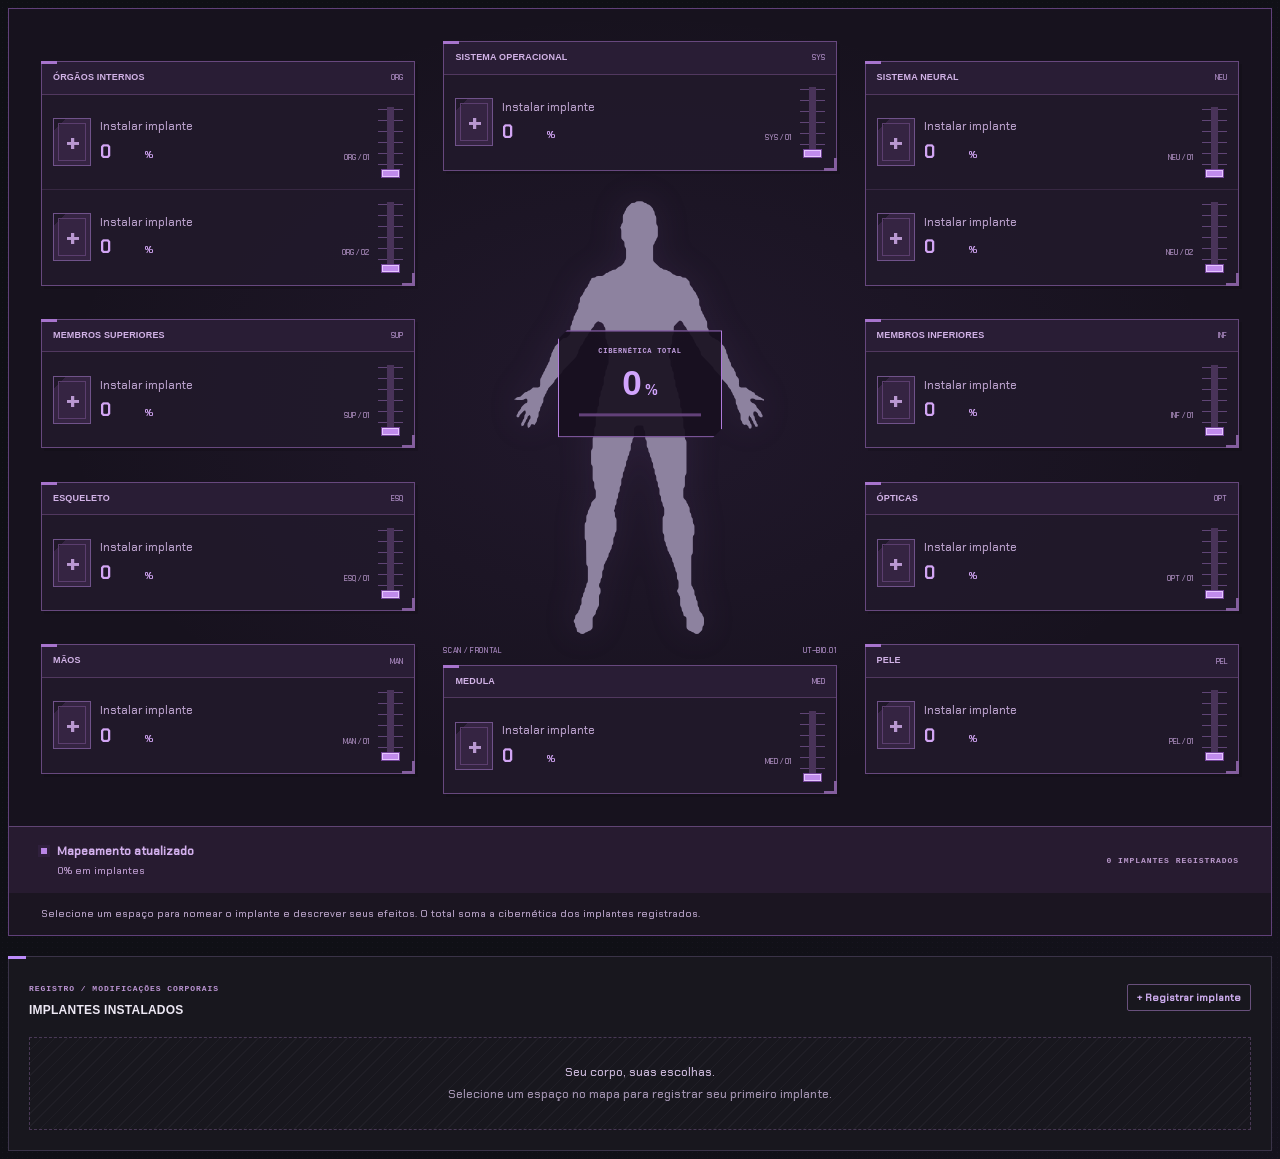
<file: assets/utopia-implants/index.html>
<!doctype html><html lang="pt-BR"><head><meta http-equiv="Content-Security-Policy" content="default-src 'none'; script-src 'self'; style-src 'self' 'unsafe-inline'; img-src 'self'; font-src 'self'; connect-src 'none'; object-src 'none'; base-uri 'none'; form-action 'none'"><meta charset="utf-8"><meta name="robots" content="noindex,follow"><meta name="referrer" content="no-referrer"><meta name="viewport" content="width=device-width,initial-scale=1"><meta name="theme-color" content="#101016"><title>UTOPIA — Central de fichas</title><meta name="description" content="Demonstração do mapa de implantes de UTOPIA. Experimente a interface de fichas web do Hude."><link rel="stylesheet" href="base.css"><link rel="stylesheet" href="rework.css"><link rel="stylesheet" href="dark.css"><link rel="stylesheet" href="embed.css"><link rel="canonical" href="https://harley-aguilar.github.io/Huderpg/assets/utopia-implants/index.html"></head><body><div class="app"><aside class="sidebar"><div class="brand"><div class="logo">UTOPIA<span>↗</span></div><div class="eyebrow">Arquivo de mercenários</div></div><section><div class="side-title"><span class="eyebrow">Seus personagens</span><button data-action="new" aria-label="Criar personagem">+</button></div><div class="characters" id="characters"></div></section><nav class="side-nav" aria-label="Navegação principal"><div class="eyebrow">DOSSIÊ / ACESSO PESSOAL</div><button data-tab="overview"><span>01</span> Ficha do personagem</button><button data-tab="abilities"><span>02</span> Habilidades</button><button data-tab="equipment"><span>03</span> Inventário</button><button data-tab="implants"><span>04</span> Implantes</button><button data-tab="network"><span>05</span> Rede & influência</button></nav><div class="side-footer"><b>● TERMINAL PESSOAL</b>Fichas salvas neste navegador.<br>Exporte para fazer um backup.<div style="margin-top:20px" class="eyebrow">UT / EDIÇÃO 02</div></div></aside><main class="main"><header class="topbar"><span class="eyebrow">Arquivo de identidade <span class="muted">/</span> <span class="acid">Ficha do personagem</span></span><div class="top-actions"><span id="saved" class="saved mono" aria-live="polite">Salvo neste navegador</span><button data-action="import">Importar</button><button data-action="export">↓ Exportar</button><button data-action="manage" aria-label="Opções do personagem">•••</button></div></header><div class="content"><div class="hero"><div><div class="eyebrow acid">REGISTRO DE MERCENÁRIO / UTOPIA RPG</div><h1 id="character-title">Novo personagem</h1><p>Sua identidade. Sua carne. Seu cromo.</p></div><label class="level"><span class="eyebrow">Nível</span><input data-field="level" type="number" min="0" aria-label="Nível"></label></div><div class="workspace"><div><section class="panel identity" aria-label="Identificação"><label>PERSONAGEM<input data-field="name" placeholder="Nome do personagem" maxlength="100"></label><label>JOGADOR<input data-field="player" placeholder="Nome do jogador" maxlength="100"></label><label>FUNÇÃO<input data-field="role" placeholder="Defina sua função" list="roles" maxlength="100"></label><label>ESPECIALIZAÇÃO<input data-field="specialization" placeholder="Defina sua especialização" maxlength="100"></label></section><datalist id="roles"><option>Juggernaut</option><option>Combatente</option><option>Infiltrador</option><option>Perito</option><option>Trilha-rede</option><option>Operador</option></datalist><div id="resources" class="resources"></div><nav class="tabs" aria-label="Seções da ficha"><button data-tab="overview" class="active" aria-current="page">Visão geral</button><button data-tab="abilities">Habilidades</button><button data-tab="equipment">Inventário</button><button data-tab="implants">Implantes</button><button data-tab="network">Rede & influência</button></nav><div id="tab-content" class="tab-content"></div><div class="footer mono"><span>UTOPIA / DOSSIÊ DIGITAL</span><span id="record-id"></span></div></div><aside class="right"><section class="panel"><div class="panel-head"><h2>Risco de morte</h2><span class="eyebrow danger" id="risk-count">0 / 5</span></div><div id="risk" class="risk"></div><div id="risk-status" class="risk-status"></div><div class="risk-footer"><span class="eyebrow">Registro manual</span><button data-action="risk-reset">Zerar risco</button></div></section><section class="panel"><div class="panel-head"><h2>Parâmetros</h2><span class="eyebrow">Limites</span></div><div class="limits"><label>LIMITE DE PE<input type="number" min="0" data-field="peLimit"></label><label>LIMITE DE PR<input type="number" min="0" data-field="prLimit"></label></div><label>DESLOCAMENTO (m)<input type="number" min="0" step="0.5" data-field="movement"></label></section><section class="panel"><div class="panel-head"><h2>Rolagem rápida</h2><span class="eyebrow">Dados</span></div><div class="dice-grid"> <button data-die="4">d4</button><button data-die="6">d6</button><button data-die="8">d8</button><button data-die="10">d10</button><button data-die="12">d12</button><button data-die="20">d20</button></div><div id="roll-result" class="roll-result" aria-live="polite">—</div><div id="roll-label" class="roll-label">Escolha um dado para rolar</div><div id="history" class="history"></div></section><section class="panel notes"><div class="panel-head"><h2>Notas do personagem</h2><span class="eyebrow">Memória local</span></div><textarea data-field="notes" rows="5" placeholder="Contatos, pistas, objetivos e o que você não pode esquecer..."></textarea></section></aside></div></div></main></div><dialog id="editor"><h2 id="dialog-title"></h2><form id="editor-form"></form></dialog><input id="import-file" type="file" accept="application/json,.json" hidden><div id="toast" class="toast hidden" role="status"></div><script src="implants.js?v=official-1" defer></script></body></html>
</file>
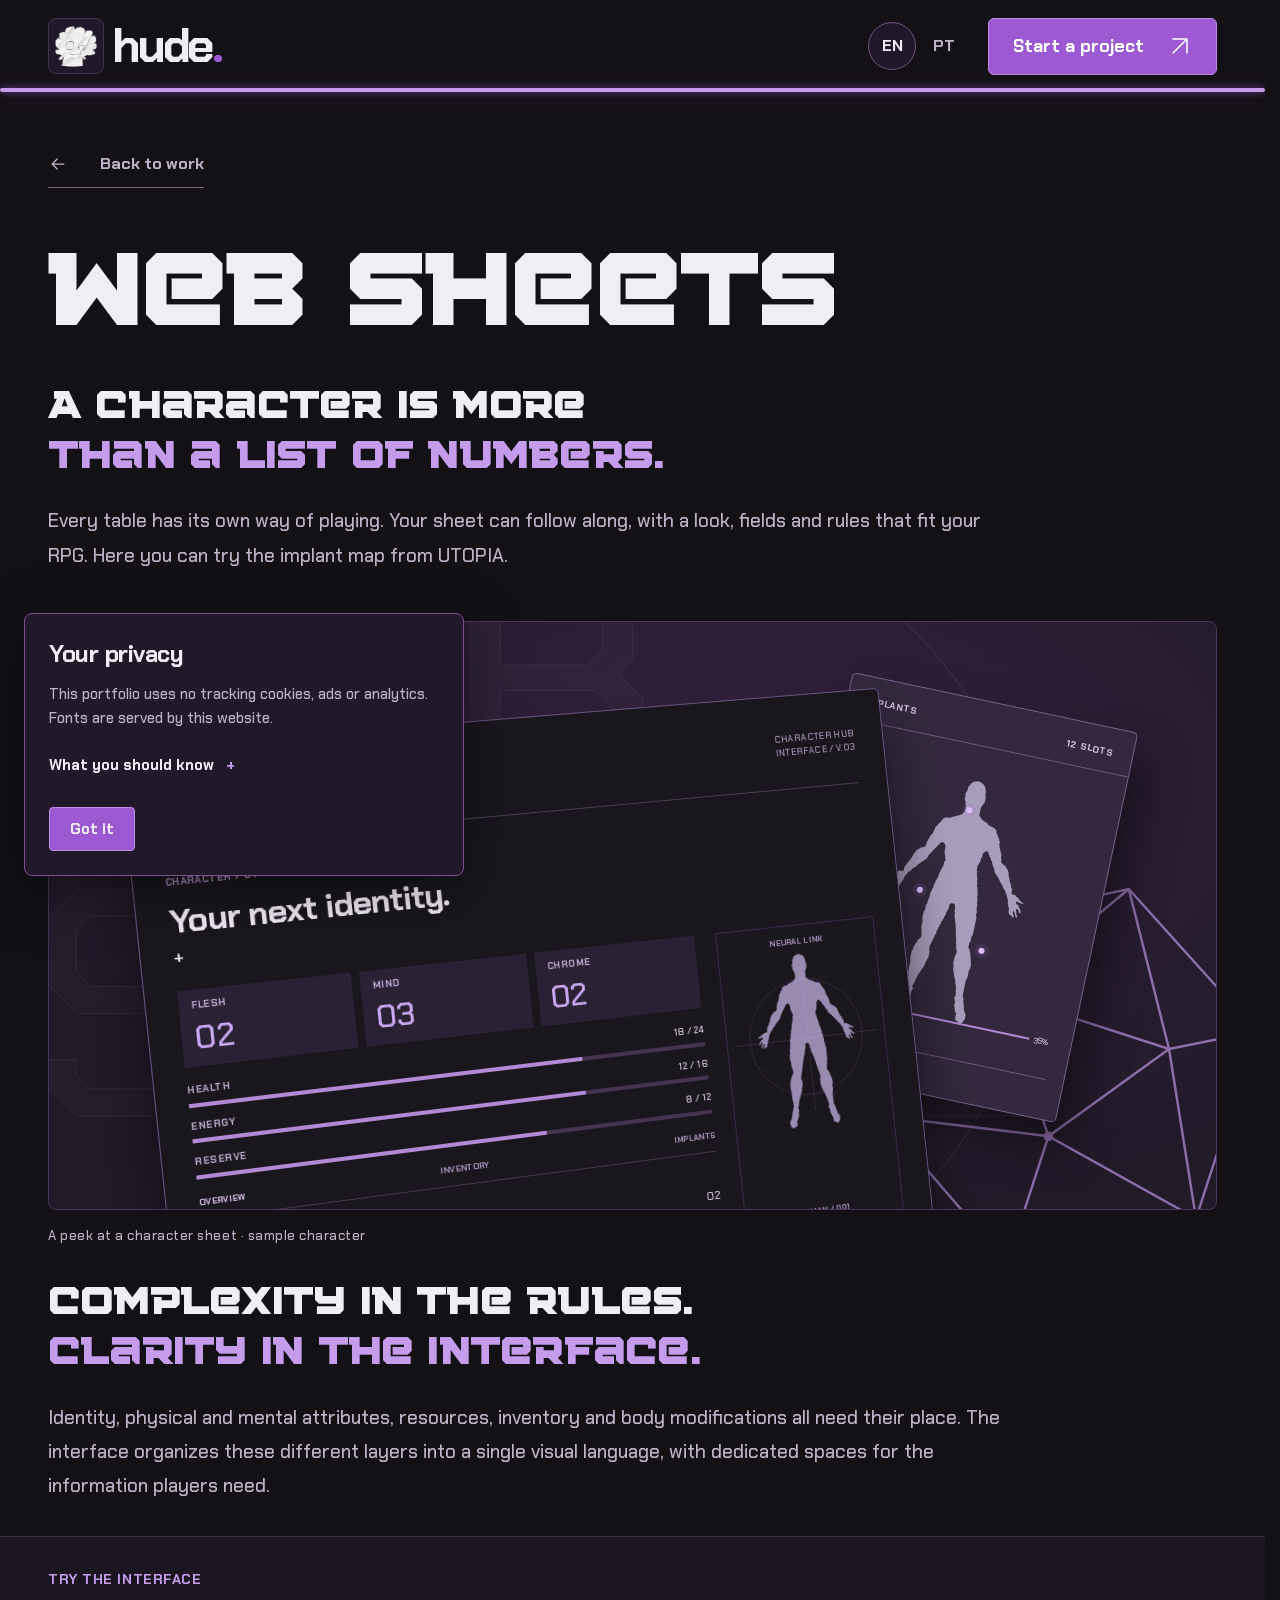
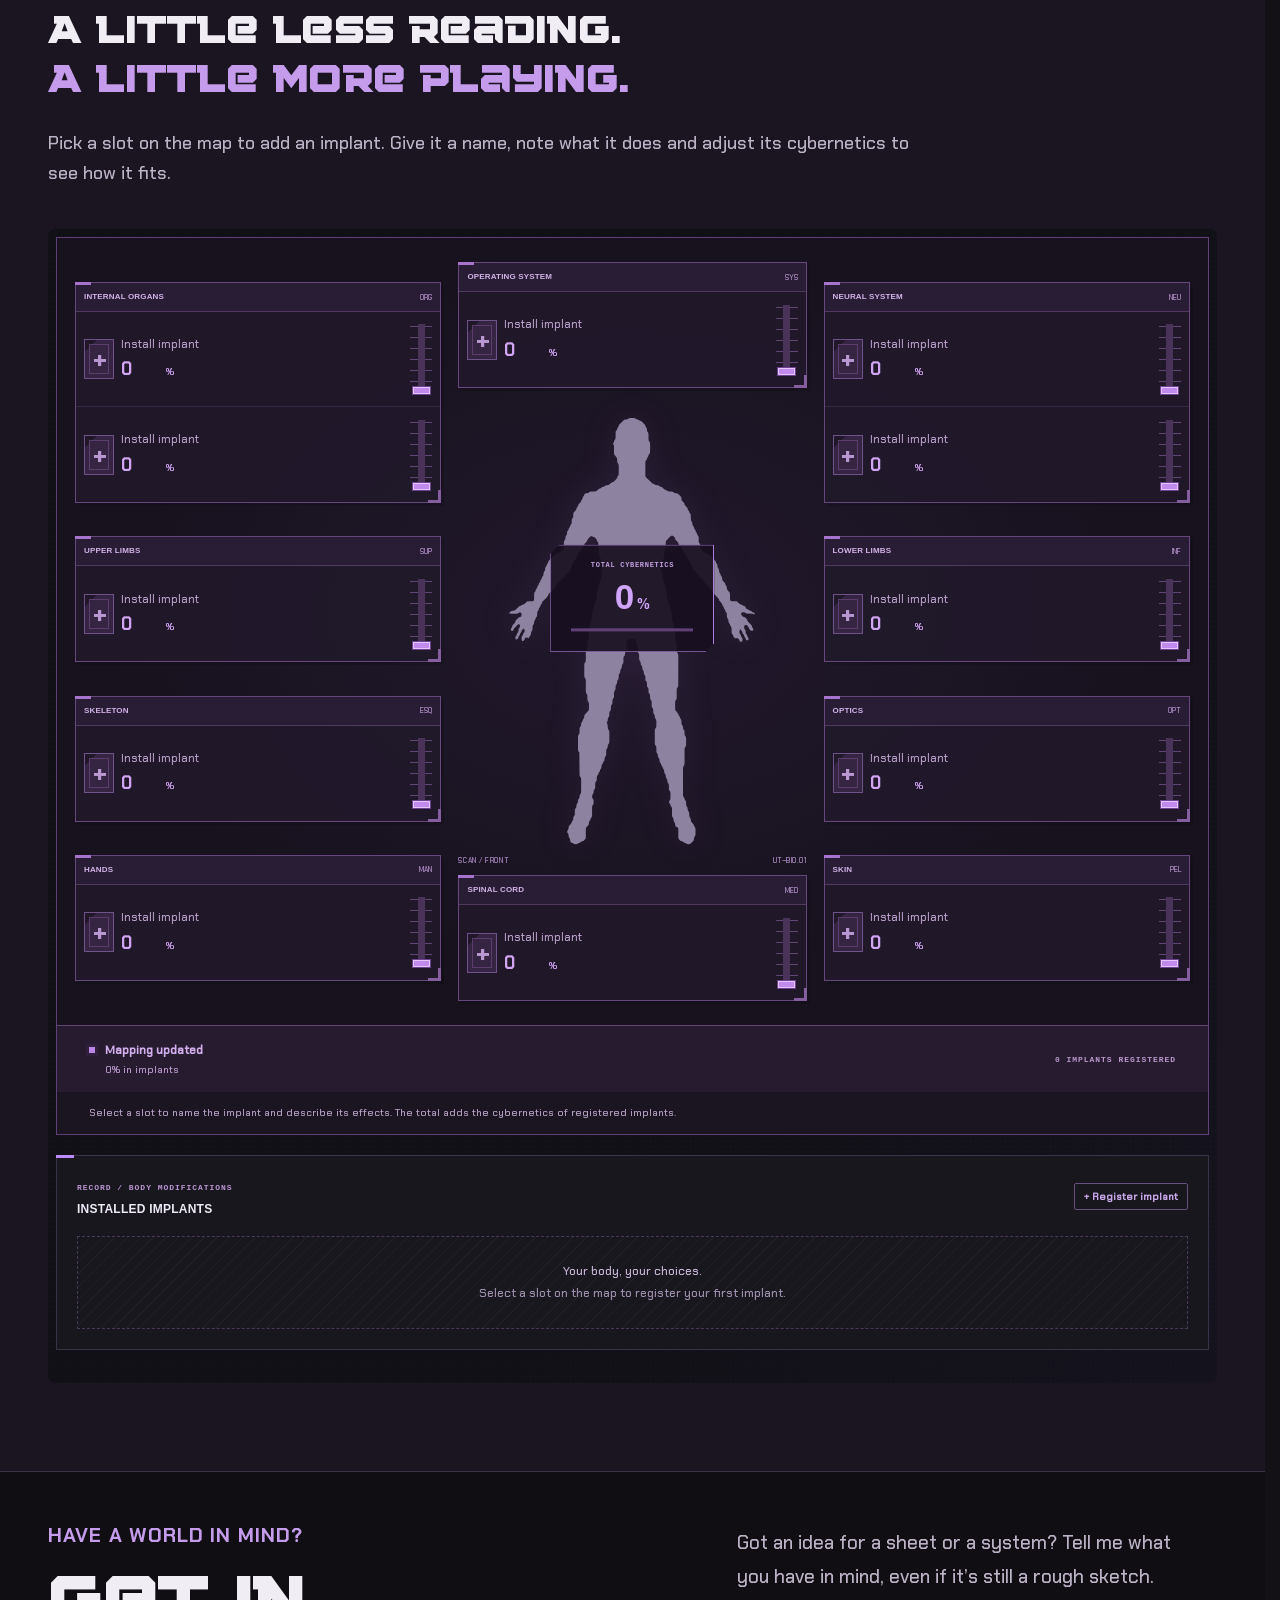
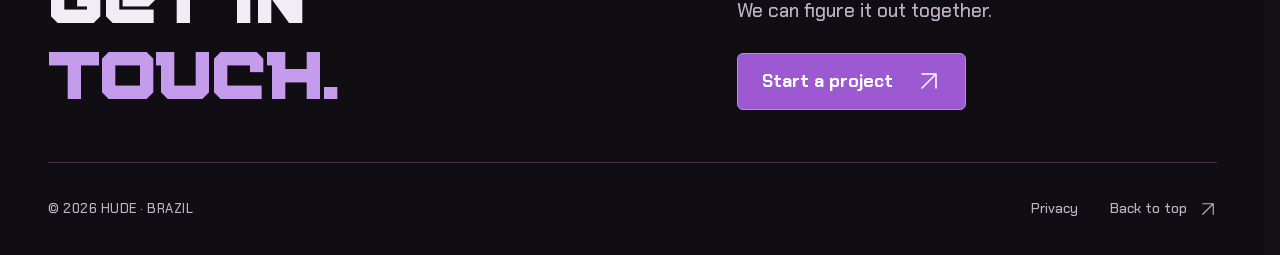
<file: projects/utopia.html>
<!doctype html><html lang="en" prefix="og: https://ogp.me/ns#"><head>
<meta charset="utf-8"><meta http-equiv="Content-Security-Policy" content="default-src 'none'; script-src 'self' 'sha256-gmDAAG3wGo1DQvXJRw3GQ260a5EqibY+021wh/VPCNk='; style-src 'self'; img-src 'self'; font-src 'self'; connect-src 'none'; object-src 'none'; base-uri 'none'; form-action 'none'; frame-src 'self'; media-src 'self'"><meta name="referrer" content="no-referrer"><meta name="viewport" content="width=device-width,initial-scale=1"><meta name="theme-color" content="#141116"><meta name="color-scheme" content="dark">
<title>Web Character Sheets for Your RPG — Hude</title>
<meta name="description" content="A character sheet that feels like your RPG, right in your browser. Explore Hude’s web sheets and try the interactive UTOPIA implant map.">
<meta name="robots" content="index,follow,max-image-preview:large">
<link rel="canonical" href="https://harley-aguilar.github.io/Huderpg/projects/utopia.html">
<link rel="alternate" hreflang="en" href="https://harley-aguilar.github.io/Huderpg/projects/utopia.html">
<link rel="alternate" hreflang="pt-BR" href="https://harley-aguilar.github.io/Huderpg/pt/projects/utopia.html">
<link rel="alternate" hreflang="x-default" href="https://harley-aguilar.github.io/Huderpg/projects/utopia.html">
<link rel="sitemap" type="application/xml" href="https://harley-aguilar.github.io/Huderpg/sitemap.xml">
<meta property="og:type" content="website">
<meta property="og:site_name" content="Hude RPG">
<meta property="og:title" content="Web Character Sheets for Your RPG — Hude">
<meta property="og:description" content="A character sheet that feels like your RPG, right in your browser. Explore Hude’s web sheets and try the interactive UTOPIA implant map.">
<meta property="og:url" content="https://harley-aguilar.github.io/Huderpg/projects/utopia.html">
<meta property="og:locale" content="en_US">
<meta property="og:locale:alternate" content="pt_BR">
<meta property="og:image" content="https://harley-aguilar.github.io/Huderpg/assets/social/web-sheets-en.jpg">
<meta property="og:image:type" content="image/jpeg">
<meta property="og:image:width" content="1200">
<meta property="og:image:height" content="630">
<meta property="og:image:alt" content="Hude web character sheets, with an example implant sheet from UTOPIA.">
<meta name="twitter:card" content="summary_large_image">
<meta name="twitter:title" content="Web Character Sheets for Your RPG — Hude">
<meta name="twitter:description" content="A character sheet that feels like your RPG, right in your browser. Explore Hude’s web sheets and try the interactive UTOPIA implant map.">
<meta name="twitter:image" content="https://harley-aguilar.github.io/Huderpg/assets/social/web-sheets-en.jpg">
<meta name="twitter:image:alt" content="Hude web character sheets, with an example implant sheet from UTOPIA.">
<script type="application/ld+json">{"@context":"https://schema.org","@graph":[{"@type":"Person","@id":"https://harley-aguilar.github.io/Huderpg/#hude","name":"Hude","alternateName":"Harley Aguilar","url":"https://harley-aguilar.github.io/Huderpg/","sameAs":["https://www.youtube.com/@Hudezin","https://www.instagram.com/_huderpg_/","https://www.tiktok.com/@hudeplay"]},{"@type":"WebSite","@id":"https://harley-aguilar.github.io/Huderpg/#website","url":"https://harley-aguilar.github.io/Huderpg/","name":"Hude RPG","inLanguage":["en","pt-BR"],"publisher":{"@id":"https://harley-aguilar.github.io/Huderpg/#hude"}},{"@type":"WebPage","@id":"https://harley-aguilar.github.io/Huderpg/projects/utopia.html#webpage","url":"https://harley-aguilar.github.io/Huderpg/projects/utopia.html","name":"Web Character Sheets for Your RPG — Hude","description":"A character sheet that feels like your RPG, right in your browser. Explore Hude’s web sheets and try the interactive UTOPIA implant map.","inLanguage":"en","isPartOf":{"@id":"https://harley-aguilar.github.io/Huderpg/#website"},"about":{"@id":"https://harley-aguilar.github.io/Huderpg/#hude"},"primaryImageOfPage":{"@type":"ImageObject","url":"https://harley-aguilar.github.io/Huderpg/assets/social/web-sheets-en.jpg","width":1200,"height":630},"mainEntity":{"@id":"https://harley-aguilar.github.io/Huderpg/projects/utopia.html#project"},"breadcrumb":{"@id":"https://harley-aguilar.github.io/Huderpg/projects/utopia.html#breadcrumbs"}},{"@type":"CreativeWork","@id":"https://harley-aguilar.github.io/Huderpg/projects/utopia.html#project","url":"https://harley-aguilar.github.io/Huderpg/projects/utopia.html","name":"Web character sheets","description":"A character sheet that feels like your RPG, right in your browser. Explore Hude’s web sheets and try the interactive UTOPIA implant map.","inLanguage":"en","author":{"@id":"https://harley-aguilar.github.io/Huderpg/#hude"},"image":"https://harley-aguilar.github.io/Huderpg/assets/social/web-sheets-en.jpg"},{"@type":"BreadcrumbList","@id":"https://harley-aguilar.github.io/Huderpg/projects/utopia.html#breadcrumbs","itemListElement":[{"@type":"ListItem","position":1,"name":"Home","item":"https://harley-aguilar.github.io/Huderpg/"},{"@type":"ListItem","position":2,"name":"Web character sheets","item":"https://harley-aguilar.github.io/Huderpg/projects/utopia.html"}]}]}</script>
<link rel="icon" type="image/svg+xml" href="../assets/favicon.svg">
<link rel="preload" href="../assets/fonts/squartiqa-4f.woff" as="font" type="font/woff" crossorigin>
<link rel="preload" href="../assets/fonts/chakra-petch-500.woff" as="font" type="font/woff" crossorigin>
<link rel="stylesheet" href="../assets/style.css?v=official-1"><script src="../assets/app.js?v=official-1" defer></script></head><body><a class="skip" href="#main">Skip to content</a><header class="site-header" id="top"><div class="nav wrap"><div class="brand-lockup"><button class="brand-character" type="button" data-character-toggle aria-label="Pause animation" data-play-label="Play animation" data-pause-label="Pause animation"><span class="character-cutout"><video data-character-video muted playsinline loop preload="metadata" poster="../assets/character/poster.jpg" width="320" height="310" aria-hidden="true"><source src="../assets/character/paper.mp4" type="video/mp4"></video></span><svg class="character-status" aria-hidden="true" width="16" height="16" viewBox="0 0 24 24" fill="none" stroke="currentColor" stroke-width="2"><path d="M9 6v12m6-12v12"/></svg></button><a class="wordmark" href="../" aria-label="Hude — Home">hude<span class="logo-dot">.</span></a></div><nav class="languages" aria-label="Language"><a href="utopia.html" lang="en" hreflang="en" aria-current="page">EN</a><a href="../pt/projects/utopia.html" lang="pt-BR" hreflang="pt-BR">PT</a></nav><a class="nav-contact" href="mailto:huderpg@gmail.com" data-open-contact aria-haspopup="dialog" aria-controls="contact-dialog"><span>Start a project</span><svg class="icon-arrow" aria-hidden="true" width="24" height="24" viewBox="0 0 24 24" fill="none"><path d="M5 19 19 5M5 5h14v14" stroke="currentColor" stroke-width="1.5" stroke-linecap="round" stroke-linejoin="round"/></svg></a></div></header><main id="main"><section class="case-hero wrap"><a class="case-back text-link" href="../#work"><svg class="icon-arrow" aria-hidden="true" width="24" height="24" viewBox="0 0 24 24" fill="none"><path d="M5 12h14m-6-6 6 6-6 6" stroke="currentColor" stroke-width="1.5" stroke-linecap="round" stroke-linejoin="round"/></svg>Back to work</a><div class="case-hero-top"><h1>Web sheets</h1></div><div class="case-heading"><h2>A character is more<br><em>than a list of numbers.</em></h2><p>Every table has its own way of playing. Your sheet can follow along, with a look, fields and rules that fit your RPG. Here you can try the implant map from UTOPIA.</p></div></section><section class="case-showcase wrap" aria-label="Web character sheets"><div class="project-stage case-stage"><div class="art-background" aria-hidden="true"><div class="art-grid"></div><span class="art-word">WEB SHEETS</span><svg class="die art-die" aria-hidden="true" width="240" height="260" viewBox="0 0 240 260" fill="none"><path d="M120 9 222 68v121l-102 62L18 189V68L120 9Z"/><path d="m120 9 54 86 48-27M18 68l48 27 54-86M18 189l48-94h108l48 94M18 189l102-20 102 20M66 95l54 74 54-74M120 169v82"/><circle cx="120" cy="169" r="3" fill="currentColor" stroke="none"/></svg><div class="art-orbit orbit-one"></div><div class="art-orbit orbit-two"></div></div>
<div class="art-composition" aria-hidden="true"><div class="implant-card"><div class="implant-header mono"><span>IMPLANTS</span><span>12 SLOTS</span></div><img class="implant-body" src="../assets/body.svg" width="192" height="300" alt="" loading="lazy"><span class="map-point point-a"></span><span class="map-point point-b"></span><span class="map-point point-c"></span><div class="map-scale"><span>NEURAL</span><i></i><span>35%</span></div><div class="implant-bottom mono">BODY MAPPING / U.03</div></div>
<div class="dossier"><div class="dossier-top"><strong>WEB SHEETS</strong><span class="mono">CHARACTER HUB<br>INTERFACE / V.03</span></div><div class="dossier-rule"></div><div class="dossier-identity"><span class="mono">CHARACTER / 01</span><h3>Your next identity.</h3><span class="identity-cross">+</span></div><div class="dossier-content"><div class="dossier-main"><div class="art-attributes mono"><div><span>FLESH</span><b>02</b></div><div><span>MIND</span><b>03</b></div><div><span>CHROME</span><b>02</b></div></div><div class="art-resources mono"><div class="art-resource"><div><span>HEALTH</span><b>18 / 24</b></div><i></i></div><div class="art-resource"><div><span>ENERGY</span><b>12 / 16</b></div><i></i></div><div class="art-resource"><div><span>RESERVE</span><b>8 / 12</b></div><i></i></div></div><div class="art-tabs mono"><span>OVERVIEW</span><span>INVENTORY</span><span>IMPLANTS</span></div><div class="art-skill"><span class="mono">SKILLS</span><div><span>Athletics</span><b>02</b></div><div><span>Perception</span><b>03</b></div></div></div><div class="dossier-side"><span class="mono">NEURAL LINK</span><div class="side-crosshair"></div><img src="../assets/body.svg" width="140" height="240" alt="" loading="lazy"><span class="mono">HUMAN / 001</span></div></div><div class="dossier-bottom mono"><span>WEB SHEETS — BRAZIL</span><span>CHARACTER / SYSTEM</span></div></div></div>
<div class="stage-bottom mono"><span class="stage-open">Take a look<svg class="icon-arrow" aria-hidden="true" width="24" height="24" viewBox="0 0 24 24" fill="none"><path d="M5 19 19 5M5 5h14v14" stroke="currentColor" stroke-width="1.5" stroke-linecap="round" stroke-linejoin="round"/></svg></span></div></div><p class="case-image-caption mono">A peek at a character sheet · sample character</p></section><section class="case-overview wrap"><div><h2>Complexity in the rules.<br><em>Clarity in the interface.</em></h2><p>Identity, physical and mental attributes, resources, inventory and body modifications all need their place. The interface organizes these different layers into a single visual language, with dedicated spaces for the information players need.</p></div></section><section class="interactive-section" id="demo"><div class="wrap"><div class="interactive-heading"><div><p class="eyebrow">TRY THE INTERFACE</p><h2>A little less reading.<br><em>A little more playing.</em></h2></div><p>Pick a slot on the map to add an implant. Give it a name, note what it does and adjust its cybernetics to see how it fits.</p></div><div class="demo implants-only"><iframe class="official-implants" src="../assets/utopia-implants/en.html?v=official-1" title="Implants — official UTOPIA sheet" loading="lazy"></iframe></div></div></section></main><footer class="site-footer" id="contact"><div class="contact wrap"><div><p class="eyebrow">HAVE A WORLD IN MIND?</p><h2><span>Get in</span><em>touch.</em></h2></div><div class="contact-action"><p>Got an idea for a sheet or a system? Tell me what you have in mind, even if it’s still a rough sketch. We can figure it out together.</p><a class="nav-contact footer-contact" href="mailto:huderpg@gmail.com" data-open-contact aria-haspopup="dialog" aria-controls="contact-dialog"><span>Start a project</span><svg class="icon-arrow" aria-hidden="true" width="24" height="24" viewBox="0 0 24 24" fill="none"><path d="M5 19 19 5M5 5h14v14" stroke="currentColor" stroke-width="1.5" stroke-linecap="round" stroke-linejoin="round"/></svg></a></div></div><div class="footer-bottom wrap"><span class="mono">© 2026 HUDE · BRAZIL</span><a class="privacy-link" href="#privacy-notice" data-open-privacy>Privacy</a><a href="#top">Back to top<svg class="icon-arrow" aria-hidden="true" width="24" height="24" viewBox="0 0 24 24" fill="none"><path d="M5 19 19 5M5 5h14v14" stroke="currentColor" stroke-width="1.5" stroke-linecap="round" stroke-linejoin="round"/></svg></a></div></footer><section class="privacy-notice" id="privacy-notice" data-nosnippet role="region" aria-labelledby="privacy-title"><h2 id="privacy-title" tabindex="-1">Your privacy</h2><p>This portfolio uses no tracking cookies, ads or analytics. Fonts are served by this website.</p><details><summary>What you should know</summary><p>GitHub Pages logs IP addresses for security. Data entered in the demonstration stays in the page and resets on reload. Dismissing this notice stores only a preference for this tab session, without a visitor identifier. Social links open services with their own policies. Avoid entering personal data in the demonstration.</p><a href="https://docs.github.com/en/site-policy/privacy-policies/github-general-privacy-statement" target="_blank" rel="noopener noreferrer">GitHub privacy statement<svg class="icon-arrow" aria-hidden="true" width="24" height="24" viewBox="0 0 24 24" fill="none"><path d="M5 19 19 5M5 5h14v14" stroke="currentColor" stroke-width="1.5" stroke-linecap="round" stroke-linejoin="round"/></svg></a></details><button type="button" data-close-privacy hidden>Got it</button></section><dialog class="contact-dialog" id="contact-dialog" aria-labelledby="contact-dialog-title" aria-describedby="contact-dialog-description"><button class="dialog-close" type="button" data-close-contact aria-label="Close contact">×</button><p class="eyebrow">GET IN TOUCH</p><h2 id="contact-dialog-title">How would you like to connect?</h2><p id="contact-dialog-description">Pick your favorite place to chat and tell me your idea.</p><div class="contact-options"><a class="contact-option" href="mailto:huderpg@gmail.com"><svg class="social-icon" viewBox="0 0 24 24" width="24" height="24" fill="none" stroke="currentColor" stroke-width="1.8" stroke-linecap="round" stroke-linejoin="round" aria-hidden="true"><rect x="2" y="4" width="20" height="16" rx="3"/><path d="m3 6 9 7 9-7"/></svg><span><strong>Email</strong><small>huderpg@gmail.com</small></span><svg class="icon-arrow" aria-hidden="true" width="24" height="24" viewBox="0 0 24 24" fill="none"><path d="M5 19 19 5M5 5h14v14" stroke="currentColor" stroke-width="1.5" stroke-linecap="round" stroke-linejoin="round"/></svg></a><a class="contact-option" href="https://www.instagram.com/_huderpg_/" target="_blank" rel="noopener noreferrer"><svg class="social-icon" viewBox="0 0 24 24" width="24" height="24" fill="none" stroke="currentColor" stroke-width="1.8" stroke-linecap="round" stroke-linejoin="round" aria-hidden="true"><rect x="3" y="3" width="18" height="18" rx="5"/><circle cx="12" cy="12" r="4"/><circle cx="17.5" cy="6.5" r="1" fill="currentColor" stroke="none"/></svg><span><strong>Instagram</strong><small>@_huderpg_</small></span><svg class="icon-arrow" aria-hidden="true" width="24" height="24" viewBox="0 0 24 24" fill="none"><path d="M5 19 19 5M5 5h14v14" stroke="currentColor" stroke-width="1.5" stroke-linecap="round" stroke-linejoin="round"/></svg></a><a class="contact-option" href="https://www.tiktok.com/@hudeplay" target="_blank" rel="noopener noreferrer"><svg class="social-icon" viewBox="0 0 24 24" width="24" height="24" fill="none" stroke="currentColor" stroke-width="1.8" stroke-linecap="round" stroke-linejoin="round" aria-hidden="true"><path d="M14 3h3c.3 2.4 1.7 4 4 4.5v3a9.7 9.7 0 0 1-4-1.6V16a6 6 0 1 1-7-5.9v3.1a3 3 0 1 0 4 2.8Z"/></svg><span><strong>TikTok</strong><small>@hudeplay</small></span><svg class="icon-arrow" aria-hidden="true" width="24" height="24" viewBox="0 0 24 24" fill="none"><path d="M5 19 19 5M5 5h14v14" stroke="currentColor" stroke-width="1.5" stroke-linecap="round" stroke-linejoin="round"/></svg></a><a class="contact-option" href="https://discord.com/users/430844973584482304" target="_blank" rel="noopener noreferrer"><svg class="social-icon" viewBox="0 0 24 24" width="24" height="24" fill="none" stroke="currentColor" stroke-width="1.8" stroke-linecap="round" stroke-linejoin="round" aria-hidden="true"><path d="M8 4.5 5.5 5.3C3.5 8.3 2.5 12 3 16.5L7 19l1.3-2M16 4.5l2.5.8c2 3 3 6.7 2.5 11.2L17 19l-1.3-2M8 6.5a16 16 0 0 1 8 0M7 15.5a12 12 0 0 0 10 0"/><circle cx="8.5" cy="11.5" r="1.3"/><circle cx="15.5" cy="11.5" r="1.3"/></svg><span><strong>Discord</strong><small>Open profile</small></span><svg class="icon-arrow" aria-hidden="true" width="24" height="24" viewBox="0 0 24 24" fill="none"><path d="M5 19 19 5M5 5h14v14" stroke="currentColor" stroke-width="1.5" stroke-linecap="round" stroke-linejoin="round"/></svg></a></div><button class="contact-mode" type="button" data-toggle-contact-focus aria-pressed="false" data-focus-label="Focus view" data-dock-label="Move to the side">Focus view</button></dialog><dialog class="image-dialog" id="image-dialog" aria-label="Image viewer"><div class="image-toolbar"><p id="image-caption" aria-live="polite"></p><button class="image-zoom" type="button" data-image-zoom aria-pressed="false">Zoom</button><button type="button" data-close-image aria-label="Close image">×</button></div><div class="image-canvas"><img id="image-full" alt=""></div><div class="image-navigation"><button type="button" data-image-prev aria-label="Previous image">←</button><span id="image-count" aria-live="polite"></span><button type="button" data-image-next aria-label="Next image">→</button></div></dialog></body></html>
</file>
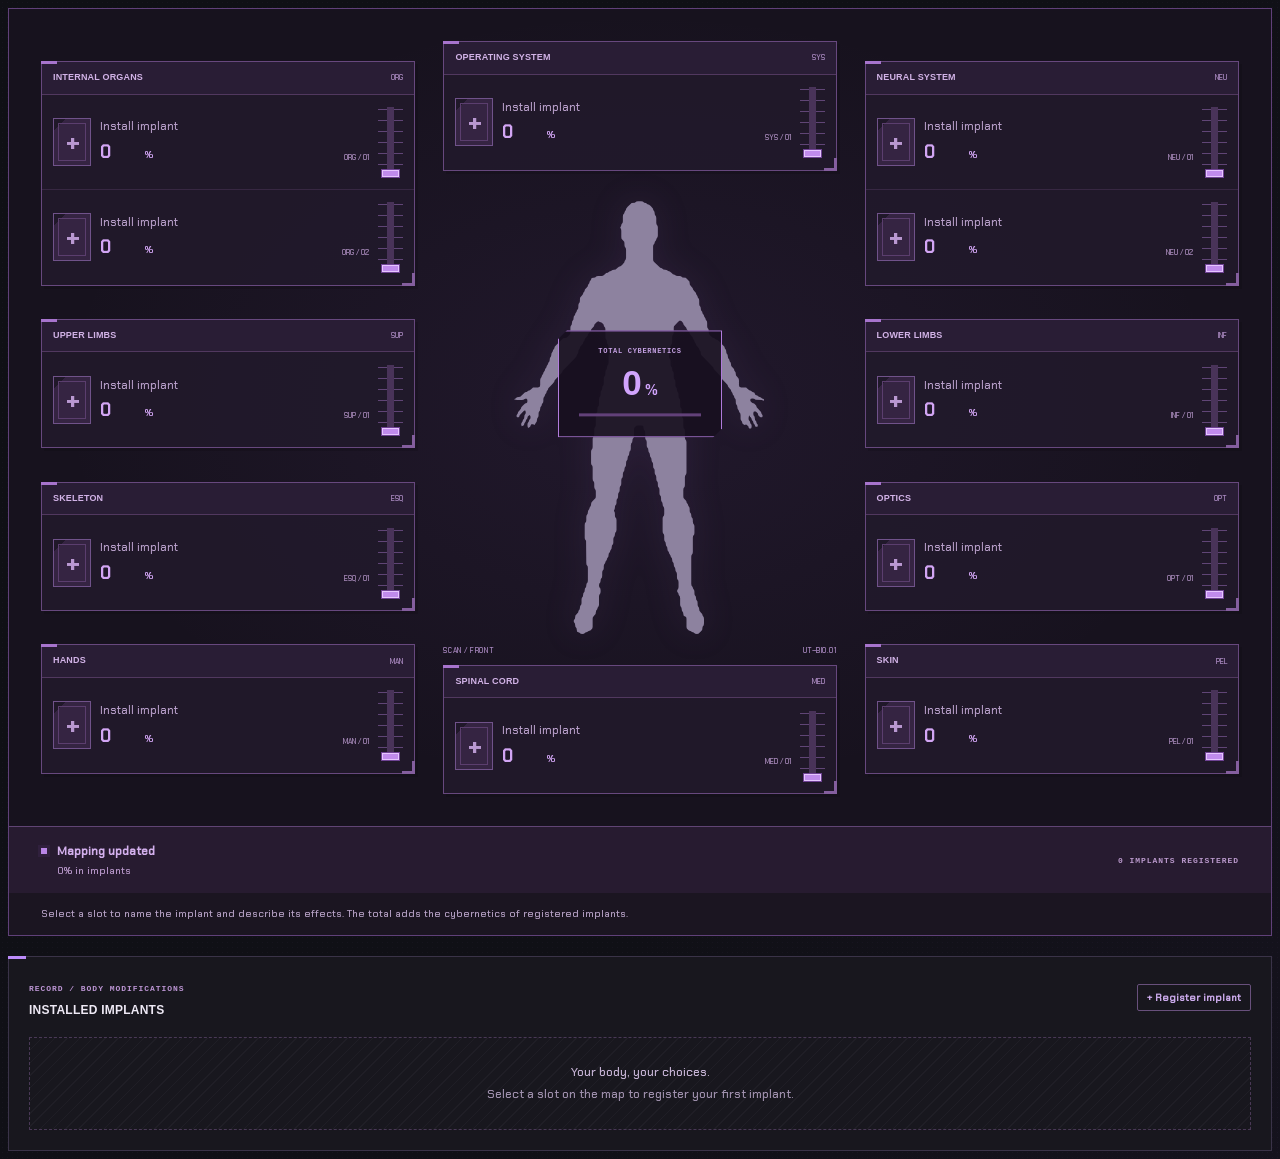
<file: assets/utopia-implants/en.html>
<!doctype html><html lang="en"><head><meta http-equiv="Content-Security-Policy" content="default-src 'none'; script-src 'self'; style-src 'self' 'unsafe-inline'; img-src 'self'; font-src 'self'; connect-src 'none'; object-src 'none'; base-uri 'none'; form-action 'none'"><meta charset="utf-8"><meta name="robots" content="noindex,follow"><meta name="referrer" content="no-referrer"><meta name="viewport" content="width=device-width,initial-scale=1"><meta name="theme-color" content="#101016"><title>UTOPIA — Official implant interface</title><meta name="description" content="UTOPIA implant map demonstration. Try the web character sheet interface by Hude."><link rel="stylesheet" href="base.css"><link rel="stylesheet" href="rework.css"><link rel="stylesheet" href="dark.css"><link rel="stylesheet" href="embed.css"><link rel="canonical" href="https://harley-aguilar.github.io/Huderpg/assets/utopia-implants/en.html"></head><body><div class="app"><aside class="sidebar"><div class="brand"><div class="logo">UTOPIA<span>↗</span></div><div class="eyebrow">Arquivo de mercenários</div></div><section><div class="side-title"><span class="eyebrow">Seus personagens</span><button data-action="new" aria-label="Criar personagem">+</button></div><div class="characters" id="characters"></div></section><nav class="side-nav" aria-label="Navegação principal"><div class="eyebrow">DOSSIÊ / ACESSO PESSOAL</div><button data-tab="overview"><span>01</span> Ficha do personagem</button><button data-tab="abilities"><span>02</span> Habilidades</button><button data-tab="equipment"><span>03</span> Inventário</button><button data-tab="implants"><span>04</span> Implantes</button><button data-tab="network"><span>05</span> Rede & influência</button></nav><div class="side-footer"><b>● TERMINAL PESSOAL</b>Fichas salvas neste navegador.<br>Exporte para fazer um backup.<div style="margin-top:20px" class="eyebrow">UT / EDIÇÃO 02</div></div></aside><main class="main"><header class="topbar"><span class="eyebrow">Arquivo de identidade <span class="muted">/</span> <span class="acid">Ficha do personagem</span></span><div class="top-actions"><span id="saved" class="saved mono" aria-live="polite">Salvo neste navegador</span><button data-action="import">Importar</button><button data-action="export">↓ Exportar</button><button data-action="manage" aria-label="Opções do personagem">•••</button></div></header><div class="content"><div class="hero"><div><div class="eyebrow acid">REGISTRO DE MERCENÁRIO / UTOPIA RPG</div><h1 id="character-title">Novo personagem</h1><p>Sua identidade. Sua carne. Seu cromo.</p></div><label class="level"><span class="eyebrow">Nível</span><input data-field="level" type="number" min="0" aria-label="Nível"></label></div><div class="workspace"><div><section class="panel identity" aria-label="Identificação"><label>PERSONAGEM<input data-field="name" placeholder="Nome do personagem" maxlength="100"></label><label>JOGADOR<input data-field="player" placeholder="Nome do jogador" maxlength="100"></label><label>FUNÇÃO<input data-field="role" placeholder="Defina sua função" list="roles" maxlength="100"></label><label>ESPECIALIZAÇÃO<input data-field="specialization" placeholder="Defina sua especialização" maxlength="100"></label></section><datalist id="roles"><option>Juggernaut</option><option>Combatente</option><option>Infiltrador</option><option>Perito</option><option>Trilha-rede</option><option>Operador</option></datalist><div id="resources" class="resources"></div><nav class="tabs" aria-label="Seções da ficha"><button data-tab="overview" class="active" aria-current="page">Visão geral</button><button data-tab="abilities">Habilidades</button><button data-tab="equipment">Inventário</button><button data-tab="implants">Implantes</button><button data-tab="network">Rede & influência</button></nav><div id="tab-content" class="tab-content"></div><div class="footer mono"><span>UTOPIA / DOSSIÊ DIGITAL</span><span id="record-id"></span></div></div><aside class="right"><section class="panel"><div class="panel-head"><h2>Risco de morte</h2><span class="eyebrow danger" id="risk-count">0 / 5</span></div><div id="risk" class="risk"></div><div id="risk-status" class="risk-status"></div><div class="risk-footer"><span class="eyebrow">Registro manual</span><button data-action="risk-reset">Zerar risco</button></div></section><section class="panel"><div class="panel-head"><h2>Parâmetros</h2><span class="eyebrow">Limites</span></div><div class="limits"><label>LIMITE DE PE<input type="number" min="0" data-field="peLimit"></label><label>LIMITE DE PR<input type="number" min="0" data-field="prLimit"></label></div><label>DESLOCAMENTO (m)<input type="number" min="0" step="0.5" data-field="movement"></label></section><section class="panel"><div class="panel-head"><h2>Rolagem rápida</h2><span class="eyebrow">Dados</span></div><div class="dice-grid"> <button data-die="4">d4</button><button data-die="6">d6</button><button data-die="8">d8</button><button data-die="10">d10</button><button data-die="12">d12</button><button data-die="20">d20</button></div><div id="roll-result" class="roll-result" aria-live="polite">—</div><div id="roll-label" class="roll-label">Escolha um dado para rolar</div><div id="history" class="history"></div></section><section class="panel notes"><div class="panel-head"><h2>Notas do personagem</h2><span class="eyebrow">Memória local</span></div><textarea data-field="notes" rows="5" placeholder="Contatos, pistas, objetivos e o que você não pode esquecer..."></textarea></section></aside></div></div></main></div><dialog id="editor"><h2 id="dialog-title"></h2><form id="editor-form"></form></dialog><input id="import-file" type="file" accept="application/json,.json" hidden><div id="toast" class="toast hidden" role="status"></div><script src="implants-en.js?v=official-1" defer></script></body></html>
</file>
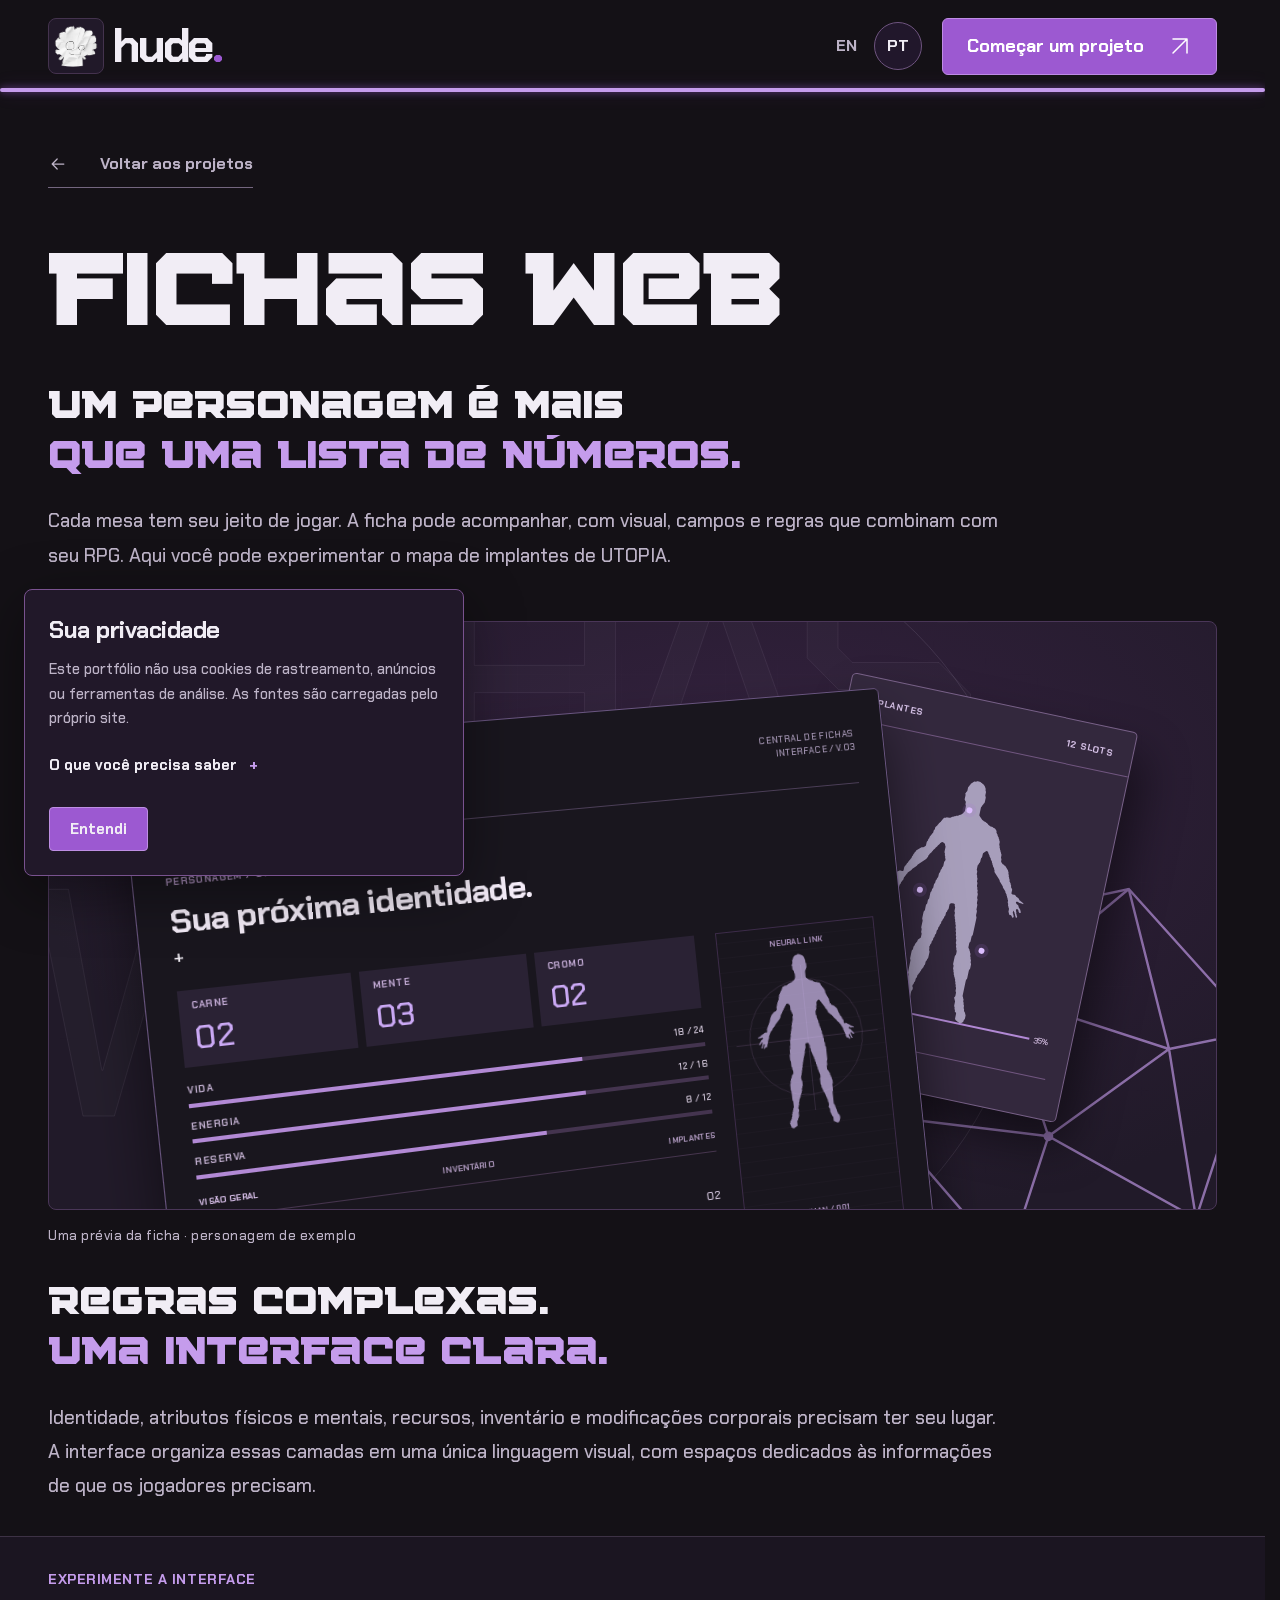
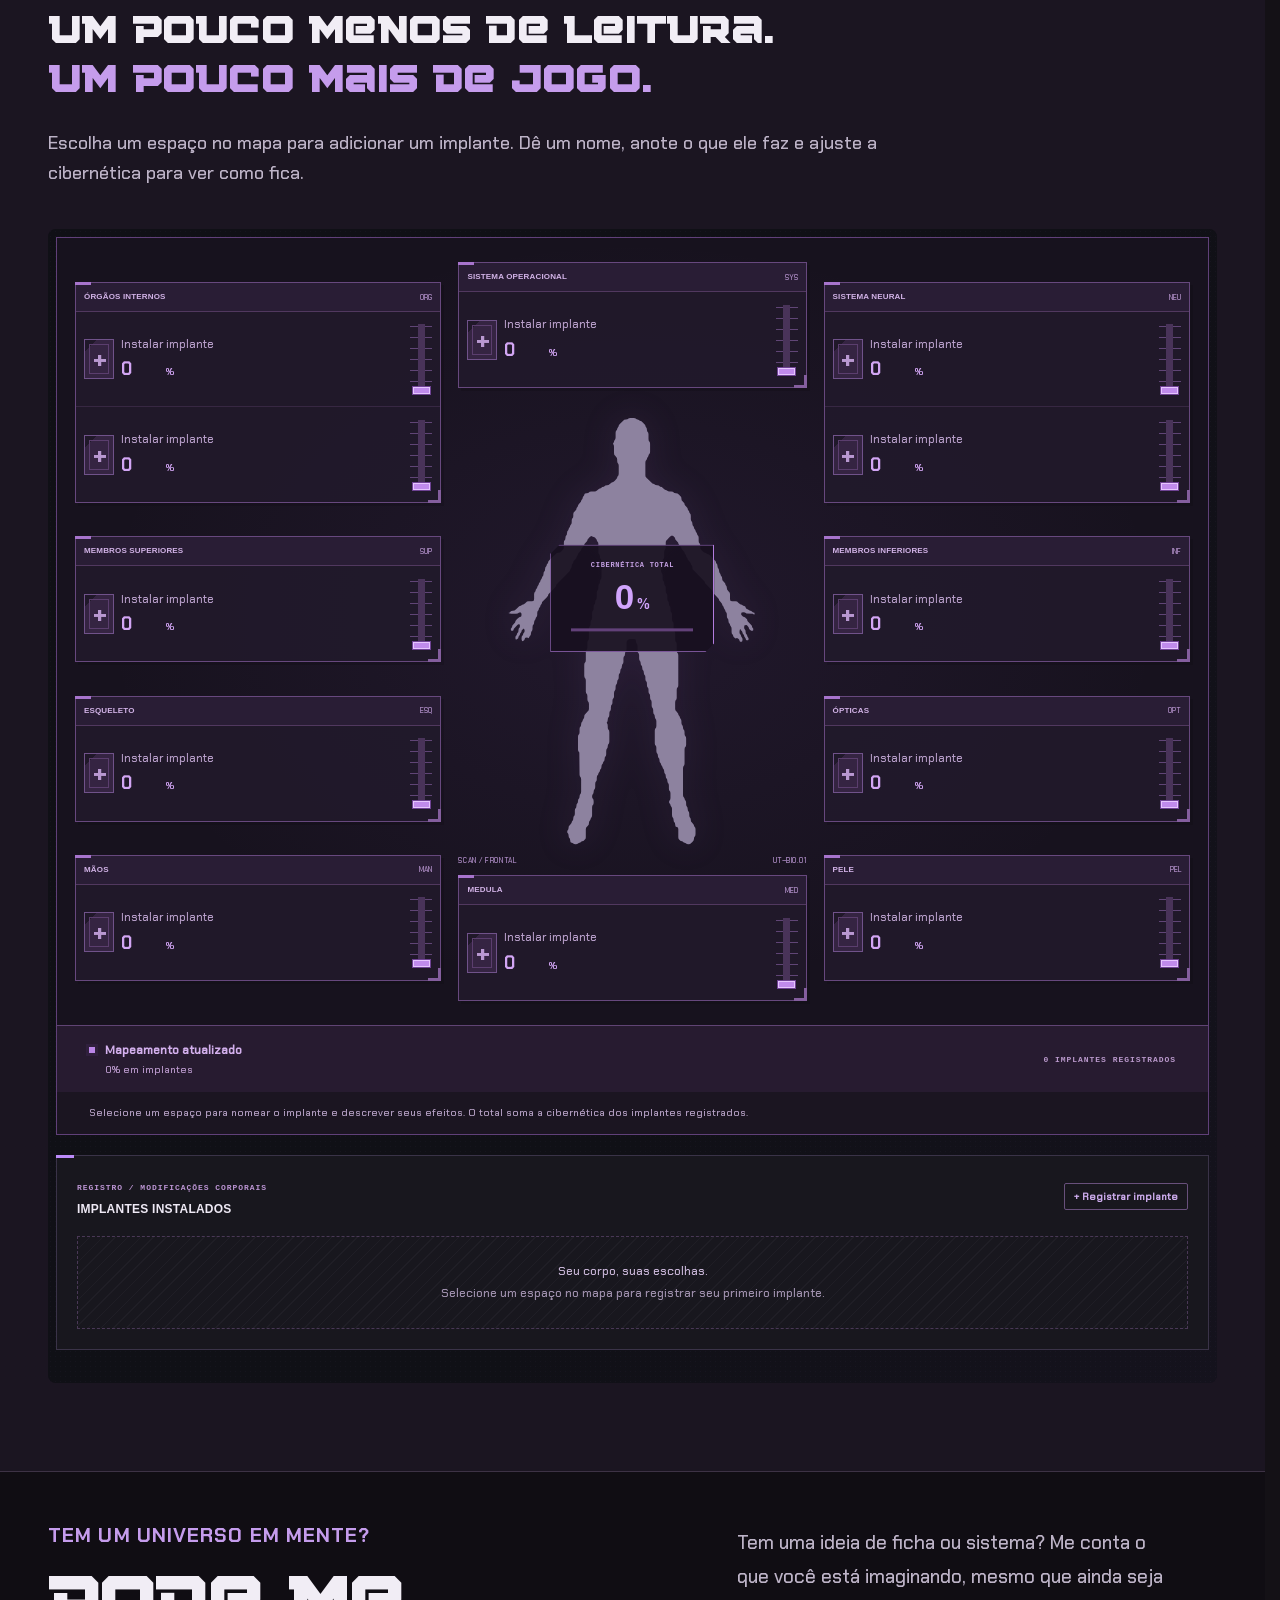
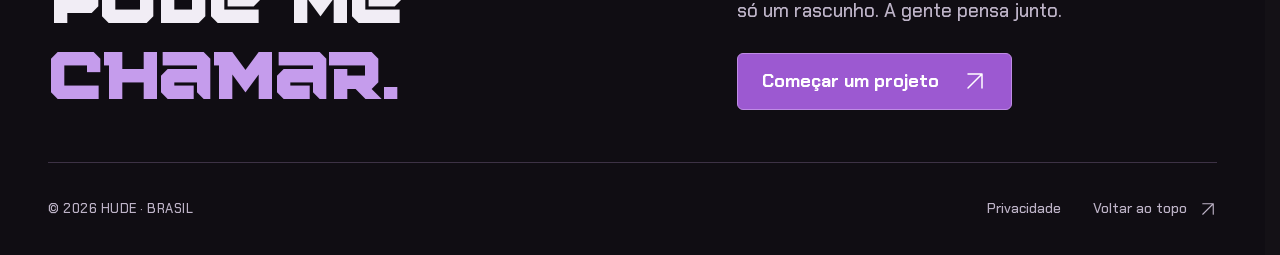
<file: pt/projects/utopia.html>
<!doctype html><html lang="pt-BR" prefix="og: https://ogp.me/ns#"><head>
<meta charset="utf-8"><meta http-equiv="Content-Security-Policy" content="default-src 'none'; script-src 'self' 'sha256-J0nLb2W7b6X9MjVGEw9l+2uufQcIct5DiweKu4FeF4M='; style-src 'self'; img-src 'self'; font-src 'self'; connect-src 'none'; object-src 'none'; base-uri 'none'; form-action 'none'; frame-src 'self'; media-src 'self'"><meta name="referrer" content="no-referrer"><meta name="viewport" content="width=device-width,initial-scale=1"><meta name="theme-color" content="#141116"><meta name="color-scheme" content="dark">
<title>Fichas Web Personalizadas para seu RPG — Hude</title>
<meta name="description" content="Uma ficha com a cara do seu RPG, direto no navegador. Conheça as fichas web do Hude e experimente o mapa de implantes interativo de UTOPIA.">
<meta name="robots" content="index,follow,max-image-preview:large">
<link rel="canonical" href="https://harley-aguilar.github.io/Huderpg/pt/projects/utopia.html">
<link rel="alternate" hreflang="en" href="https://harley-aguilar.github.io/Huderpg/projects/utopia.html">
<link rel="alternate" hreflang="pt-BR" href="https://harley-aguilar.github.io/Huderpg/pt/projects/utopia.html">
<link rel="alternate" hreflang="x-default" href="https://harley-aguilar.github.io/Huderpg/projects/utopia.html">
<link rel="sitemap" type="application/xml" href="https://harley-aguilar.github.io/Huderpg/sitemap.xml">
<meta property="og:type" content="website">
<meta property="og:site_name" content="Hude RPG">
<meta property="og:title" content="Fichas Web Personalizadas para seu RPG — Hude">
<meta property="og:description" content="Uma ficha com a cara do seu RPG, direto no navegador. Conheça as fichas web do Hude e experimente o mapa de implantes interativo de UTOPIA.">
<meta property="og:url" content="https://harley-aguilar.github.io/Huderpg/pt/projects/utopia.html">
<meta property="og:locale" content="pt_BR">
<meta property="og:locale:alternate" content="en_US">
<meta property="og:image" content="https://harley-aguilar.github.io/Huderpg/assets/social/web-sheets-pt.jpg">
<meta property="og:image:type" content="image/jpeg">
<meta property="og:image:width" content="1200">
<meta property="og:image:height" content="630">
<meta property="og:image:alt" content="Fichas web do Hude, com um exemplo de ficha de implantes de UTOPIA.">
<meta name="twitter:card" content="summary_large_image">
<meta name="twitter:title" content="Fichas Web Personalizadas para seu RPG — Hude">
<meta name="twitter:description" content="Uma ficha com a cara do seu RPG, direto no navegador. Conheça as fichas web do Hude e experimente o mapa de implantes interativo de UTOPIA.">
<meta name="twitter:image" content="https://harley-aguilar.github.io/Huderpg/assets/social/web-sheets-pt.jpg">
<meta name="twitter:image:alt" content="Fichas web do Hude, com um exemplo de ficha de implantes de UTOPIA.">
<script type="application/ld+json">{"@context":"https://schema.org","@graph":[{"@type":"Person","@id":"https://harley-aguilar.github.io/Huderpg/#hude","name":"Hude","alternateName":"Harley Aguilar","url":"https://harley-aguilar.github.io/Huderpg/","sameAs":["https://www.youtube.com/@Hudezin","https://www.instagram.com/_huderpg_/","https://www.tiktok.com/@hudeplay"]},{"@type":"WebSite","@id":"https://harley-aguilar.github.io/Huderpg/#website","url":"https://harley-aguilar.github.io/Huderpg/","name":"Hude RPG","inLanguage":["en","pt-BR"],"publisher":{"@id":"https://harley-aguilar.github.io/Huderpg/#hude"}},{"@type":"WebPage","@id":"https://harley-aguilar.github.io/Huderpg/pt/projects/utopia.html#webpage","url":"https://harley-aguilar.github.io/Huderpg/pt/projects/utopia.html","name":"Fichas Web Personalizadas para seu RPG — Hude","description":"Uma ficha com a cara do seu RPG, direto no navegador. Conheça as fichas web do Hude e experimente o mapa de implantes interativo de UTOPIA.","inLanguage":"pt-BR","isPartOf":{"@id":"https://harley-aguilar.github.io/Huderpg/#website"},"about":{"@id":"https://harley-aguilar.github.io/Huderpg/#hude"},"primaryImageOfPage":{"@type":"ImageObject","url":"https://harley-aguilar.github.io/Huderpg/assets/social/web-sheets-pt.jpg","width":1200,"height":630},"mainEntity":{"@id":"https://harley-aguilar.github.io/Huderpg/pt/projects/utopia.html#project"},"breadcrumb":{"@id":"https://harley-aguilar.github.io/Huderpg/pt/projects/utopia.html#breadcrumbs"}},{"@type":"CreativeWork","@id":"https://harley-aguilar.github.io/Huderpg/pt/projects/utopia.html#project","url":"https://harley-aguilar.github.io/Huderpg/pt/projects/utopia.html","name":"Fichas web","description":"Uma ficha com a cara do seu RPG, direto no navegador. Conheça as fichas web do Hude e experimente o mapa de implantes interativo de UTOPIA.","inLanguage":"pt-BR","author":{"@id":"https://harley-aguilar.github.io/Huderpg/#hude"},"image":"https://harley-aguilar.github.io/Huderpg/assets/social/web-sheets-pt.jpg"},{"@type":"BreadcrumbList","@id":"https://harley-aguilar.github.io/Huderpg/pt/projects/utopia.html#breadcrumbs","itemListElement":[{"@type":"ListItem","position":1,"name":"Início","item":"https://harley-aguilar.github.io/Huderpg/pt/"},{"@type":"ListItem","position":2,"name":"Fichas web","item":"https://harley-aguilar.github.io/Huderpg/pt/projects/utopia.html"}]}]}</script>
<link rel="icon" type="image/svg+xml" href="../../assets/favicon.svg">
<link rel="preload" href="../../assets/fonts/squartiqa-4f.woff" as="font" type="font/woff" crossorigin>
<link rel="preload" href="../../assets/fonts/chakra-petch-500.woff" as="font" type="font/woff" crossorigin>
<link rel="stylesheet" href="../../assets/style.css?v=official-1"><script src="../../assets/app.js?v=official-1" defer></script></head><body><a class="skip" href="#main">Pular para o conteúdo</a><header class="site-header" id="top"><div class="nav wrap"><div class="brand-lockup"><button class="brand-character" type="button" data-character-toggle aria-label="Pausar animação" data-play-label="Reproduzir animação" data-pause-label="Pausar animação"><span class="character-cutout"><video data-character-video muted playsinline loop preload="metadata" poster="../../assets/character/poster.jpg" width="320" height="310" aria-hidden="true"><source src="../../assets/character/paper.mp4" type="video/mp4"></video></span><svg class="character-status" aria-hidden="true" width="16" height="16" viewBox="0 0 24 24" fill="none" stroke="currentColor" stroke-width="2"><path d="M9 6v12m6-12v12"/></svg></button><a class="wordmark" href="../" aria-label="Hude — Início">hude<span class="logo-dot">.</span></a></div><nav class="languages" aria-label="Idioma"><a href="../../projects/utopia.html" lang="en" hreflang="en">EN</a><a href="utopia.html" lang="pt-BR" hreflang="pt-BR" aria-current="page">PT</a></nav><a class="nav-contact" href="mailto:huderpg@gmail.com" data-open-contact aria-haspopup="dialog" aria-controls="contact-dialog"><span>Começar um projeto</span><svg class="icon-arrow" aria-hidden="true" width="24" height="24" viewBox="0 0 24 24" fill="none"><path d="M5 19 19 5M5 5h14v14" stroke="currentColor" stroke-width="1.5" stroke-linecap="round" stroke-linejoin="round"/></svg></a></div></header><main id="main"><section class="case-hero wrap"><a class="case-back text-link" href="../#work"><svg class="icon-arrow" aria-hidden="true" width="24" height="24" viewBox="0 0 24 24" fill="none"><path d="M5 12h14m-6-6 6 6-6 6" stroke="currentColor" stroke-width="1.5" stroke-linecap="round" stroke-linejoin="round"/></svg>Voltar aos projetos</a><div class="case-hero-top"><h1>Fichas web</h1></div><div class="case-heading"><h2>Um personagem é mais<br><em>que uma lista de números.</em></h2><p>Cada mesa tem seu jeito de jogar. A ficha pode acompanhar, com visual, campos e regras que combinam com seu RPG. Aqui você pode experimentar o mapa de implantes de UTOPIA.</p></div></section><section class="case-showcase wrap" aria-label="Fichas web"><div class="project-stage case-stage"><div class="art-background" aria-hidden="true"><div class="art-grid"></div><span class="art-word">FICHAS WEB</span><svg class="die art-die" aria-hidden="true" width="240" height="260" viewBox="0 0 240 260" fill="none"><path d="M120 9 222 68v121l-102 62L18 189V68L120 9Z"/><path d="m120 9 54 86 48-27M18 68l48 27 54-86M18 189l48-94h108l48 94M18 189l102-20 102 20M66 95l54 74 54-74M120 169v82"/><circle cx="120" cy="169" r="3" fill="currentColor" stroke="none"/></svg><div class="art-orbit orbit-one"></div><div class="art-orbit orbit-two"></div></div>
<div class="art-composition" aria-hidden="true"><div class="implant-card"><div class="implant-header mono"><span>IMPLANTES</span><span>12 SLOTS</span></div><img class="implant-body" src="../../assets/body.svg" width="192" height="300" alt="" loading="lazy"><span class="map-point point-a"></span><span class="map-point point-b"></span><span class="map-point point-c"></span><div class="map-scale"><span>NEURAL</span><i></i><span>35%</span></div><div class="implant-bottom mono">BODY MAPPING / U.03</div></div>
<div class="dossier"><div class="dossier-top"><strong>FICHAS WEB</strong><span class="mono">CENTRAL DE FICHAS<br>INTERFACE / V.03</span></div><div class="dossier-rule"></div><div class="dossier-identity"><span class="mono">PERSONAGEM / 01</span><h3>Sua próxima identidade.</h3><span class="identity-cross">+</span></div><div class="dossier-content"><div class="dossier-main"><div class="art-attributes mono"><div><span>CARNE</span><b>02</b></div><div><span>MENTE</span><b>03</b></div><div><span>CROMO</span><b>02</b></div></div><div class="art-resources mono"><div class="art-resource"><div><span>VIDA</span><b>18 / 24</b></div><i></i></div><div class="art-resource"><div><span>ENERGIA</span><b>12 / 16</b></div><i></i></div><div class="art-resource"><div><span>RESERVA</span><b>8 / 12</b></div><i></i></div></div><div class="art-tabs mono"><span>VISÃO GERAL</span><span>INVENTÁRIO</span><span>IMPLANTES</span></div><div class="art-skill"><span class="mono">PERÍCIAS</span><div><span>Atletismo</span><b>02</b></div><div><span>Percepção</span><b>03</b></div></div></div><div class="dossier-side"><span class="mono">NEURAL LINK</span><div class="side-crosshair"></div><img src="../../assets/body.svg" width="140" height="240" alt="" loading="lazy"><span class="mono">HUMAN / 001</span></div></div><div class="dossier-bottom mono"><span>FICHAS WEB — BRASIL</span><span>CHARACTER / SYSTEM</span></div></div></div>
<div class="stage-bottom mono"><span class="stage-open">Ver por dentro<svg class="icon-arrow" aria-hidden="true" width="24" height="24" viewBox="0 0 24 24" fill="none"><path d="M5 19 19 5M5 5h14v14" stroke="currentColor" stroke-width="1.5" stroke-linecap="round" stroke-linejoin="round"/></svg></span></div></div><p class="case-image-caption mono">Uma prévia da ficha · personagem de exemplo</p></section><section class="case-overview wrap"><div><h2>Regras complexas.<br><em>Uma interface clara.</em></h2><p>Identidade, atributos físicos e mentais, recursos, inventário e modificações corporais precisam ter seu lugar. A interface organiza essas camadas em uma única linguagem visual, com espaços dedicados às informações de que os jogadores precisam.</p></div></section><section class="interactive-section" id="demo"><div class="wrap"><div class="interactive-heading"><div><p class="eyebrow">EXPERIMENTE A INTERFACE</p><h2>Um pouco menos de leitura.<br><em>Um pouco mais de jogo.</em></h2></div><p>Escolha um espaço no mapa para adicionar um implante. Dê um nome, anote o que ele faz e ajuste a cibernética para ver como fica.</p></div><div class="demo implants-only"><iframe class="official-implants" src="../../assets/utopia-implants/index.html?v=official-1" title="Implantes — ficha oficial UTOPIA" loading="lazy"></iframe></div></div></section></main><footer class="site-footer" id="contact"><div class="contact wrap"><div><p class="eyebrow">TEM UM UNIVERSO EM MENTE?</p><h2><span>Pode me</span><em>chamar.</em></h2></div><div class="contact-action"><p>Tem uma ideia de ficha ou sistema? Me conta o que você está imaginando, mesmo que ainda seja só um rascunho. A gente pensa junto.</p><a class="nav-contact footer-contact" href="mailto:huderpg@gmail.com" data-open-contact aria-haspopup="dialog" aria-controls="contact-dialog"><span>Começar um projeto</span><svg class="icon-arrow" aria-hidden="true" width="24" height="24" viewBox="0 0 24 24" fill="none"><path d="M5 19 19 5M5 5h14v14" stroke="currentColor" stroke-width="1.5" stroke-linecap="round" stroke-linejoin="round"/></svg></a></div></div><div class="footer-bottom wrap"><span class="mono">© 2026 HUDE · BRASIL</span><a class="privacy-link" href="#privacy-notice" data-open-privacy>Privacidade</a><a href="#top">Voltar ao topo<svg class="icon-arrow" aria-hidden="true" width="24" height="24" viewBox="0 0 24 24" fill="none"><path d="M5 19 19 5M5 5h14v14" stroke="currentColor" stroke-width="1.5" stroke-linecap="round" stroke-linejoin="round"/></svg></a></div></footer><section class="privacy-notice" id="privacy-notice" data-nosnippet role="region" aria-labelledby="privacy-title"><h2 id="privacy-title" tabindex="-1">Sua privacidade</h2><p>Este portfólio não usa cookies de rastreamento, anúncios ou ferramentas de análise. As fontes são carregadas pelo próprio site.</p><details><summary>O que você precisa saber</summary><p>A hospedagem no GitHub Pages registra endereços IP para segurança. Os dados digitados na demonstração ficam apenas na página e são apagados ao recarregar. Ao fechar este aviso, uma preferência é salva somente nesta sessão da aba, sem identificador de visitante. Links para redes sociais abrem serviços com políticas próprias. Evite inserir dados pessoais na demonstração.</p><a href="https://docs.github.com/en/site-policy/privacy-policies/github-general-privacy-statement" target="_blank" rel="noopener noreferrer">Privacidade do GitHub<svg class="icon-arrow" aria-hidden="true" width="24" height="24" viewBox="0 0 24 24" fill="none"><path d="M5 19 19 5M5 5h14v14" stroke="currentColor" stroke-width="1.5" stroke-linecap="round" stroke-linejoin="round"/></svg></a></details><button type="button" data-close-privacy hidden>Entendi</button></section><dialog class="contact-dialog" id="contact-dialog" aria-labelledby="contact-dialog-title" aria-describedby="contact-dialog-description"><button class="dialog-close" type="button" data-close-contact aria-label="Fechar contato">×</button><p class="eyebrow">PODE ME CHAMAR</p><h2 id="contact-dialog-title">Como prefere conversar?</h2><p id="contact-dialog-description">Escolha onde prefere conversar e me conta sua ideia.</p><div class="contact-options"><a class="contact-option" href="mailto:huderpg@gmail.com"><svg class="social-icon" viewBox="0 0 24 24" width="24" height="24" fill="none" stroke="currentColor" stroke-width="1.8" stroke-linecap="round" stroke-linejoin="round" aria-hidden="true"><rect x="2" y="4" width="20" height="16" rx="3"/><path d="m3 6 9 7 9-7"/></svg><span><strong>E-mail</strong><small>huderpg@gmail.com</small></span><svg class="icon-arrow" aria-hidden="true" width="24" height="24" viewBox="0 0 24 24" fill="none"><path d="M5 19 19 5M5 5h14v14" stroke="currentColor" stroke-width="1.5" stroke-linecap="round" stroke-linejoin="round"/></svg></a><a class="contact-option" href="https://www.instagram.com/_huderpg_/" target="_blank" rel="noopener noreferrer"><svg class="social-icon" viewBox="0 0 24 24" width="24" height="24" fill="none" stroke="currentColor" stroke-width="1.8" stroke-linecap="round" stroke-linejoin="round" aria-hidden="true"><rect x="3" y="3" width="18" height="18" rx="5"/><circle cx="12" cy="12" r="4"/><circle cx="17.5" cy="6.5" r="1" fill="currentColor" stroke="none"/></svg><span><strong>Instagram</strong><small>@_huderpg_</small></span><svg class="icon-arrow" aria-hidden="true" width="24" height="24" viewBox="0 0 24 24" fill="none"><path d="M5 19 19 5M5 5h14v14" stroke="currentColor" stroke-width="1.5" stroke-linecap="round" stroke-linejoin="round"/></svg></a><a class="contact-option" href="https://www.tiktok.com/@hudeplay" target="_blank" rel="noopener noreferrer"><svg class="social-icon" viewBox="0 0 24 24" width="24" height="24" fill="none" stroke="currentColor" stroke-width="1.8" stroke-linecap="round" stroke-linejoin="round" aria-hidden="true"><path d="M14 3h3c.3 2.4 1.7 4 4 4.5v3a9.7 9.7 0 0 1-4-1.6V16a6 6 0 1 1-7-5.9v3.1a3 3 0 1 0 4 2.8Z"/></svg><span><strong>TikTok</strong><small>@hudeplay</small></span><svg class="icon-arrow" aria-hidden="true" width="24" height="24" viewBox="0 0 24 24" fill="none"><path d="M5 19 19 5M5 5h14v14" stroke="currentColor" stroke-width="1.5" stroke-linecap="round" stroke-linejoin="round"/></svg></a><a class="contact-option" href="https://discord.com/users/430844973584482304" target="_blank" rel="noopener noreferrer"><svg class="social-icon" viewBox="0 0 24 24" width="24" height="24" fill="none" stroke="currentColor" stroke-width="1.8" stroke-linecap="round" stroke-linejoin="round" aria-hidden="true"><path d="M8 4.5 5.5 5.3C3.5 8.3 2.5 12 3 16.5L7 19l1.3-2M16 4.5l2.5.8c2 3 3 6.7 2.5 11.2L17 19l-1.3-2M8 6.5a16 16 0 0 1 8 0M7 15.5a12 12 0 0 0 10 0"/><circle cx="8.5" cy="11.5" r="1.3"/><circle cx="15.5" cy="11.5" r="1.3"/></svg><span><strong>Discord</strong><small>Abrir perfil</small></span><svg class="icon-arrow" aria-hidden="true" width="24" height="24" viewBox="0 0 24 24" fill="none"><path d="M5 19 19 5M5 5h14v14" stroke="currentColor" stroke-width="1.5" stroke-linecap="round" stroke-linejoin="round"/></svg></a></div><button class="contact-mode" type="button" data-toggle-contact-focus aria-pressed="false" data-focus-label="Colocar em foco" data-dock-label="Deixar na lateral">Colocar em foco</button></dialog><dialog class="image-dialog" id="image-dialog" aria-label="Visualização da imagem"><div class="image-toolbar"><p id="image-caption" aria-live="polite"></p><button class="image-zoom" type="button" data-image-zoom aria-pressed="false">Zoom</button><button type="button" data-close-image aria-label="Fechar imagem">×</button></div><div class="image-canvas"><img id="image-full" alt=""></div><div class="image-navigation"><button type="button" data-image-prev aria-label="Imagem anterior">←</button><span id="image-count" aria-live="polite"></span><button type="button" data-image-next aria-label="Próxima imagem">→</button></div></dialog></body></html>
</file>
<file: assets/style.css>
/* Foundations: one grid and one spacing scale across both languages. */
@font-face{font-family:'Squartiqa';font-style:normal;font-weight:400;font-display:swap;src:url('fonts/squartiqa-4f.woff') format('woff')}
@font-face{font-family:'Chakra Petch';font-style:normal;font-weight:500;font-display:swap;src:url('fonts/chakra-petch-500.woff') format('woff')}
@font-face{font-family:'Chakra Petch';font-style:normal;font-weight:700;font-display:swap;src:url('fonts/chakra-petch-700.woff') format('woff')}
:root{color-scheme:dark;--paper:#141116;--night:#100d13;--surface:#1d1723;--ink:#f1edf5;--muted:#bdb3c7;--rule:#3d3245;--rust:#9c59d1;--violet:#c59cec;--sans:'Chakra Petch',Arial,sans-serif;--mono:var(--sans);--display:'Squartiqa',var(--sans);--max:1248px;--gutter:48px;--section:88px;--gap:32px;--radius:8px}
*{box-sizing:border-box}html{scroll-behavior:smooth;scroll-padding-top:32px;scrollbar-gutter:stable}body{margin:0;background:var(--paper);color:var(--ink);font:500 18px/1.65 var(--sans);-webkit-font-smoothing:antialiased}body:has(dialog:modal){overflow:hidden}::selection{background:var(--rust);color:#fff}h1,h2,h3,p,figure,dl,dd{margin:0}h1,h2,h3{font-family:var(--display);font-weight:400;letter-spacing:-.02em;line-height:1.25;text-wrap:balance}em{font:inherit;font-style:normal;color:var(--violet)}a{color:inherit;text-decoration:none}button,input,select{font:inherit}button,summary{cursor:pointer}button,a,input,select,summary{-webkit-tap-highlight-color:transparent;outline-offset:5px}button{color:inherit}a:focus-visible,button:focus-visible,input:focus-visible,select:focus-visible,summary:focus-visible{outline:2px solid var(--violet)}img{display:block;max-width:100%;height:auto}svg{display:block;flex-shrink:0}.wrap{width:min(var(--max),calc(100% - 2*var(--gutter)));margin-inline:auto}.mono,.eyebrow{font:700 14px/1.5 var(--sans);letter-spacing:.04em}.eyebrow{text-transform:uppercase;color:var(--violet)}.icon-arrow{width:24px;height:24px;transition:transform .2s}.die{stroke:currentColor;stroke-width:1.5}.skip{position:fixed;z-index:100;left:16px;top:-100px;padding:12px 20px;background:var(--ink);color:var(--night)}.skip:focus{top:16px}.text-link{display:inline-flex;align-items:center;justify-content:space-between;gap:32px;min-height:48px;width:fit-content;padding:8px 0;border-bottom:1px solid #74667f;font-size:17px;font-weight:700;line-height:1.5}.text-link:hover{color:var(--violet);border-color:var(--violet)}.text-link:hover .icon-arrow{transform:translate(3px,-3px)}.button,.nav-contact{display:inline-flex;align-items:center;justify-content:space-between;gap:24px;min-height:56px;padding:14px 24px;border:1px solid #bf8ce5;border-radius:6px;background:var(--rust);color:#fff;font:700 18px/1.5 var(--sans);transition:background .2s,box-shadow .2s}.button:hover,.nav-contact:hover{background:#a76ad8;box-shadow:0 0 24px #9c59d126}.button:hover .icon-arrow,.nav-contact:hover .icon-arrow{transform:translate(3px,-3px)}
/* Header and lead section share exactly the same left and right guides. */
.site-header{position:relative;z-index:5}.nav{position:relative;display:flex;align-items:center;gap:32px;min-height:120px;padding-block:28px}.site-header:after{content:'';position:absolute;inset:auto 0 0;height:4px;border-radius:2px;background:#c59cec;box-shadow:0 0 7px #9c59d199,0 0 18px #9c59d13d;animation:neon-breathe 5s ease-in-out infinite}.brand-lockup{display:flex;align-items:center;gap:18px;margin-right:auto}.wordmark{display:flex;align-items:baseline;font-size:48px;font-weight:700;letter-spacing:-.075em;line-height:1}.logo-dot{color:var(--rust)}.brand-die{display:grid;place-items:center;width:36px;height:44px;color:var(--violet)}.brand-die .die{width:32px;height:36px;filter:drop-shadow(0 0 5px #9c59d133)}.brand-die .die path,.manifesto-mark .die path{vector-effect:non-scaling-stroke;stroke-width:1.25}.languages{display:flex;align-items:center;gap:4px}.languages a{display:grid;place-items:center;min-width:48px;min-height:48px;font-size:16px;font-weight:700;border:1px solid transparent;border-radius:50%;color:var(--muted)}.languages a:hover{color:var(--ink);background:var(--surface)}.languages a[aria-current]{border-color:#6e547f;color:var(--ink);background:#21172b}.hero{padding-block:32px 48px}.hero-top{display:flex;align-items:center;justify-content:flex-end;margin-bottom:16px}.availability{display:inline-flex;align-items:center;gap:12px;color:var(--muted);font-size:14px;letter-spacing:.02em}.availability i{width:7px;height:7px;border-radius:50%;background:var(--violet);box-shadow:0 0 0 4px #9c59d122}.hero-grid{display:grid;gap:16px}.hero h1{font-size:clamp(40px,6.3vw,88px);line-height:1.14;letter-spacing:-.025em;text-wrap:initial}.hero h1 em{color:var(--rust)}.hero-intro{display:flex;flex-direction:column;align-items:flex-start;gap:24px;max-width:760px}.hero-intro p{font-size:20px;line-height:1.7;max-width:62ch}.hero-intro .text-link{min-width:248px}
/* Featured work: title, explanation, tags and action read as one composition. */
.project-stage{display:block;position:relative;isolation:isolate;height:clamp(460px,46vw,620px);overflow:hidden;background:radial-gradient(ellipse at 60% 30%,#34213f,#211a29 74%);border:1px solid #4a3658;border-radius:var(--radius);color:var(--ink)}.project-stage:focus-visible{outline-offset:6px}.project-caption{display:flex;flex-direction:column;align-items:flex-start;gap:24px;padding-block:40px 64px;border-bottom:1px solid var(--rule)}.project-caption h2{max-width:960px;font-size:clamp(28px,3vw,38px);line-height:1.3}.project-description{max-width:80ch;line-height:1.8;color:var(--muted);font-size:19px}.project-meta{width:100%;display:flex;align-items:center;justify-content:space-between;gap:24px;margin-top:8px}.project-tags{display:flex;flex-wrap:wrap;gap:8px;font-size:14px;font-weight:500;letter-spacing:0}.project-tags>span{display:inline-flex;align-items:center;min-height:36px;padding:6px 12px;border:1px solid var(--rule);border-radius:4px;background:#1b1520}.project-disclosure{color:var(--muted);font-size:13px;font-weight:500;letter-spacing:.02em}.manifesto{display:flex;align-items:flex-start;gap:24px;padding-block:48px}.manifesto-mark{color:var(--violet);padding-top:5px}.manifesto-mark .die{width:34px;height:38px}.manifesto-copy{display:flex;flex-direction:column;gap:16px}.manifesto-copy>p{font-size:clamp(24px,2.3vw,32px);font-weight:700;line-height:1.45;letter-spacing:-.02em}.manifesto-copy .mono{font-size:13px;font-weight:500;color:var(--muted)}
/* The galleries use matching edges, spacing, captions and image proportions. */
.services{padding-bottom:48px}.service-row{border-top:1px solid var(--rule)}.service-row:last-child{border-bottom:1px solid var(--rule)}summary{list-style:none}summary::-webkit-details-marker{display:none}.service-row>summary{display:grid;grid-template-columns:minmax(0,1fr) 24px;align-items:center;gap:24px;padding-block:32px}.service-name{display:flex;align-items:baseline;flex-wrap:wrap;column-gap:24px;row-gap:8px}.service-title{font-size:32px;line-height:1.3;font-weight:700;letter-spacing:-.02em}.service-name small{font-size:13px;color:var(--violet);letter-spacing:.04em}.service-plus{display:block;width:24px;height:24px;position:relative}.service-plus:before,.service-plus:after{content:'';position:absolute;top:11px;left:3px;width:18px;height:2px;background:currentColor}.service-plus:after{transform:rotate(90deg);transition:transform .2s}details[open]>.service-plus:after,details[open]>summary .service-plus:after{transform:rotate(0)}.service-body{padding-bottom:32px}.service-intro{display:flex;justify-content:space-between;align-items:flex-start;gap:40px;margin-bottom:32px}.service-intro>p{max-width:76ch;font-size:18px;line-height:1.8;color:var(--muted)}.service-intro>.text-link{flex-shrink:0;margin-top:0}.gallery-grid{display:grid;grid-template-columns:repeat(2,minmax(0,1fr));gap:32px 24px}.gallery-systems .gallery-grid{grid-template-columns:repeat(4,minmax(0,1fr))}.gallery-card{min-width:0}.gallery-card>a{display:flex;flex-direction:column;gap:16px;height:100%;border-radius:var(--radius)}.gallery-preview{position:relative;display:block;aspect-ratio:1447/2048;overflow:hidden;border:1px solid #44334e;border-radius:var(--radius);background:#211929;padding:12px;transition:border-color .2s,background .2s}.gallery-preview img{width:100%;height:100%;object-fit:contain}.gallery-sheets .gallery-preview{padding:24px}.gallery-expand{position:absolute;right:20px;bottom:20px;width:44px;height:44px;display:grid;place-items:center;color:#fff;background:#20152def;border:1px solid #bc8be5;border-radius:50%}.gallery-expand .icon-arrow{width:20px;height:20px}.gallery-caption{font-size:17px;font-weight:700;line-height:1.5;min-height:26px}.gallery-card a:hover .gallery-preview{border-color:var(--violet);background:#2c1d38}.gallery-card a:hover .icon-arrow{transform:translate(2px,-2px)}.gallery-sheets{max-width:100%}.profiles{padding-bottom:48px}.profile-links{display:grid;grid-template-columns:repeat(3,minmax(0,1fr));gap:24px}.profile-links>a{display:flex;align-items:center;justify-content:space-between;gap:20px;min-height:116px;padding:24px;border:1px solid var(--rule);border-radius:var(--radius);transition:border-color .2s,background .2s}.profile-links>a:hover{background:var(--surface);border-color:#79538e}.profile-label{display:flex;gap:16px;align-items:center;min-width:0;font-size:20px;font-weight:700;line-height:1.3}.social-icon{width:24px;height:24px;color:var(--violet)}.profile-label small{display:block;margin-top:8px;font-size:15px;font-weight:500;color:var(--muted)}
/* Contact uses the same action and alignment rules as the header. */
.site-footer{background:var(--night);border-top:1px solid var(--rule)}.contact{display:grid;grid-template-columns:minmax(0,1.3fr) minmax(0,1fr);gap:64px;align-items:end;padding-block:48px}.contact .eyebrow{font-size:20px;letter-spacing:.055em;color:var(--violet)}.contact h2{display:flex;flex-direction:column;gap:4px;margin-top:16px;font-size:clamp(48px,5.2vw,76px);line-height:1.08}.contact h2>span,.contact h2>em{display:block}.contact-action{display:flex;flex-direction:column;align-items:flex-start;gap:24px;max-width:440px;padding-bottom:4px}.contact-action>p{font-size:19px;line-height:1.8;color:var(--muted)}.footer-bottom{display:flex;align-items:center;gap:32px;padding-block:24px;border-top:1px solid var(--rule);font-size:14px;color:var(--muted)}.footer-bottom>.mono{font-size:13px;font-weight:500}.footer-bottom>a{display:flex;align-items:center;gap:12px;min-height:44px}.footer-bottom .privacy-link{margin-left:auto}.footer-bottom .icon-arrow{width:18px;height:18px}
/* Case study typography follows the same reading order as the home page. */
.case-hero{padding-block:48px}.case-back{font-size:16px;color:var(--muted)}.case-back .icon-arrow{transform:rotate(180deg);width:20px;height:20px}.case-hero-top{margin-block:48px 32px}.case-hero h1{font-size:clamp(52px,8vw,112px);line-height:1.1}.case-heading{display:grid;gap:24px}.case-heading h2,.case-overview h2,.interactive-heading h2{font-size:clamp(28px,3vw,40px);max-width:1000px;line-height:1.3}.case-heading>p,.case-overview p:not(.eyebrow){max-width:80ch;font-size:19px;line-height:1.8;color:var(--muted)}.case-meta{display:grid;grid-template-columns:repeat(4,minmax(0,1fr));gap:24px;margin-top:40px;padding-top:24px;border-top:1px solid var(--rule)}.case-meta dt{color:var(--violet);font-size:13px;margin-bottom:12px}.case-meta dd{font-size:16px;line-height:1.6}.case-image-caption{margin-top:16px;font-size:13px;font-weight:500;color:var(--muted)}.case-stage .stage-open{display:none}.case-overview{display:grid;gap:24px;padding-block:32px}.case-overview h2{margin-bottom:24px}.case-choices{padding-bottom:var(--section)}.case-choices>.eyebrow{margin-bottom:24px}.choice-grid{display:grid;grid-template-columns:repeat(3,minmax(0,1fr));gap:32px}.choice-grid>article{display:flex;flex-direction:column;gap:20px;border-top:1px solid var(--rule);padding-top:24px}.choice-grid h3{font-family:var(--sans);font-size:26px;font-weight:700;line-height:1.35;letter-spacing:-.02em;text-wrap:initial}.choice-grid p{font-size:18px;line-height:1.8;color:var(--muted)}.interactive-section{padding-block:32px var(--section);background:#1b1521;border-top:1px solid var(--rule)}.interactive-heading{display:grid;gap:24px;margin-bottom:40px}.interactive-heading h2{margin-top:16px}.interactive-heading>p{max-width:80ch;color:var(--muted);font-size:18px}.scope{margin-top:32px;border-block:1px solid #493853}.scope summary{display:flex;align-items:center;justify-content:space-between;gap:24px;padding-block:24px;font-weight:700}.scope p{max-width:88ch;padding-bottom:24px;color:var(--muted);line-height:1.8}.not-found{padding-block:88px;min-height:60vh}.not-found h1{font-size:clamp(32px,5vw,64px);margin-block:32px}.not-found>p:not(.eyebrow){margin-bottom:32px}
.art-background,.art-grid,.art-composition{position:absolute;inset:0}
.art-grid{background-image:linear-gradient(#c9c0da09 1px,transparent 1px),linear-gradient(90deg,#c9c0da09 1px,transparent 1px);background-size:52px 52px;mask-image:radial-gradient(ellipse,#000,transparent 80%)}
.art-word{position:absolute;left:-2%;bottom:7%;font-weight:500;font-size:clamp(184px,25.3vw,391px);letter-spacing:-.08em;line-height:1;color:#ffffff04;-webkit-text-stroke:1px #f0e5ff12}
.art-die{position:absolute;right:-4%;bottom:-14%;width:390px;height:430px;color:#c8b2ea24;transform:rotate(18deg)}
.art-orbit{position:absolute;width:800px;height:800px;top:50%;left:50%;transform:translate(-50%,-50%);border:1px solid #bdb0cd12;border-radius:50%}
.stage-bottom{position:absolute;left:32px;right:32px;display:flex;justify-content:space-between;align-items:center;gap:20px;z-index:3;color:#cac2d6;font-size:11.5px}
.stage-bottom{bottom:25px}
.stage-open{display:flex;align-items:center;gap:20px;color:#f3ebff}
.stage-open .icon-arrow{width:24px;height:24px}
.project-stage:hover .stage-open .icon-arrow{transform:translate(3px,-3px)}
.art-composition{perspective:1100px;pointer-events:none}
.dossier{position:absolute;top:16%;left:10%;width:65%;max-width:760px;border:1px solid #695580;border-radius:5px;background:#19161e;box-shadow:0 36px 60px #0008,0 2px 2px #0004;transform:rotate(-6deg) rotateY(7deg);padding:26px 30px 19px;z-index:2;transition:transform .65s cubic-bezier(.2,.7,.2,1)}
.project-stage:hover .dossier{transform:translateY(-9px) rotate(-4deg) rotateY(4deg)}
.dossier-top{display:flex;align-items:center;justify-content:space-between;padding-bottom:18px}
.dossier-top>strong{font-size:31.05px;color:#c7a5f5;letter-spacing:-.065em;font-weight:700}
.dossier-top>strong>span{font-size:9.2px;vertical-align:super;margin-left:2px}
.dossier-top>.mono{font-size:9.2px;text-align:right;color:#b1a1c1}
.dossier-rule{height:1px;background:#4b3e57}
.dossier-identity{padding-block:17px;position:relative}
.dossier-identity>.mono{font-size:9.2px;color:#a98dba}
.dossier-identity h3{font-size:32.2px;color:#f5edf9;letter-spacing:-.035em;margin-top:5px}
.dossier-content{display:grid;grid-template-columns:1fr 24%;gap:22px}
.art-attributes{display:grid;grid-template-columns:repeat(3,1fr);gap:8px}
.art-attributes>div{display:flex;flex-direction:column;gap:5px;background:#2a2234;padding:9px 12px}
.art-attributes span{font-size:9.2px;color:#c3abd5}
.art-attributes b{color:#cba9f5;font-size:31.05px;font-family:var(--sans);font-weight:500;line-height:1.2}
.art-resources{display:grid;gap:12px;margin-block:16px}
.art-resource>div{display:flex;justify-content:space-between;gap:10px;font-size:9.2px;color:#c1afcf;margin-bottom:5px}
.art-resource b{font-weight:400;color:#ece0f4}
.art-resource i{display:block;height:4px;background:#44344f;position:relative}
.art-resource i::before{content:'';display:block;width:var(--fill);height:100%;background:#b289d5}
.art-tabs{display:flex;justify-content:space-between;gap:5px;font-size:8.05px;color:#b09ac0;border-bottom:1px solid #46354e;padding-bottom:10px}
.art-tabs span:first-child{color:#e3c9f5}
.art-skill{font-size:11.5px;padding-top:12px}
.art-skill>.mono{font-size:9.2px;color:#ad96bb}
.art-skill>div{display:flex;justify-content:space-between;border-bottom:1px solid #382b42;padding:5px 0;color:#d4c6df}
.art-skill b{font-weight:400}
.dossier-side{position:relative;border:1px solid #3c2b49;background:repeating-linear-gradient(0deg,transparent,transparent 14px,#a17bb208 14px,#a17bb208 15px);display:flex;flex-direction:column;justify-content:space-between;align-items:center;padding:10px 4px;overflow:hidden}
.dossier-side .mono{font-size:8.05px;white-space:nowrap;color:#ab92bd}
.dossier-side img{position:absolute;top:26px;left:50%;transform:translateX(-50%);height:185px;width:auto;max-width:100%;object-fit:contain;filter:brightness(0) invert(80%) sepia(25%) saturate(700%) hue-rotate(208deg);opacity:.65}
.side-crosshair{position:absolute;border:1px solid #ad86c02a;border-radius:50%;width:120px;height:120px;top:55px}
.side-crosshair:before,.side-crosshair:after{content:'';position:absolute;background:#ad86c02a}
.side-crosshair:before{width:150px;height:1px;left:-15px;top:60px}
.side-crosshair:after{height:150px;width:1px;top:-15px;left:60px}
.dossier-bottom{display:flex;justify-content:space-between;border-top:1px solid #44314f;margin-top:14px;padding-top:12px;font-size:8.05px;color:#9c82ae}
.implant-card{position:absolute;z-index:1;right:10%;top:13%;width:25%;height:68%;min-height:290px;background:#33283d;border:1px solid #786188;border-radius:5px;box-shadow:15px 24px 45px #0007;transform:rotate(12deg);transition:transform .65s cubic-bezier(.2,.7,.2,1);overflow:hidden}
.project-stage:hover .implant-card{transform:translate(8px,-5px) rotate(14deg)}
.implant-header{display:flex;justify-content:space-between;padding:18px 18px 12px;border-bottom:1px solid #715680;font-size:9.2px;color:#d9c4ea}
.implant-body{position:absolute;left:50%;top:19%;transform:translateX(-50%);height:63%;width:auto;filter:brightness(0) invert(85%) sepia(20%) saturate(300%) hue-rotate(212deg);opacity:.65}
.implant-bottom{position:absolute;bottom:17px;left:18px;right:18px;border-top:1px solid #715680;padding-top:10px;font-size:8.05px;color:#c6aed8}
.map-point{position:absolute;width:6px;height:6px;border-radius:50%;background:#dcbeff;box-shadow:0 0 0 4px #a56edc23}
.point-a{top:27%;left:48%}
.point-b{top:49%;left:37%}
.point-c{top:61%;left:62%}
.map-scale{position:absolute;bottom:18%;left:8%;right:8%;display:flex;gap:5px;align-items:center;font:8.05px var(--mono);color:#dfc8ed}
.map-scale i{height:2px;background:#b289d5;flex:1}
.case-stage .stage-open{display:none}
@media(max-width:1100px){
.dossier{padding:22px;left:7%;top:16%;width:67%}
.dossier-content{gap:14px}
.dossier-side img{height:160px}
.dossier-identity h3{font-size:27.6px}
.art-attributes b{font-size:26.45px}
.art-skill{font-size:10.35px}
.implant-card{right:8%}
}
@media(max-width:900px){
.dossier{top:18%;padding:20px;width:70%;left:6%}
.dossier-top{padding-bottom:12px}
.dossier-top>strong{font-size:24.15px}
.dossier-top>.mono{font-size:6.9px}
.dossier-identity{padding-block:12px}
.dossier-identity h3{font-size:24.15px}
.art-attributes>div{padding:8px}
.art-attributes span{font-size:6.9px}
.art-attributes b{font-size:23px}
.art-resources{gap:9px;margin-block:12px}
.art-resource>div{font-size:6.9px}
.art-tabs{font-size:6.9px}
.art-skill{padding-top:8px}
.dossier-side img{height:140px}
.side-crosshair{width:90px;height:90px}
.implant-header{font-size:6.9px;padding:15px 12px}
.stage-bottom{left:23px;right:23px}
}
@media(max-width:700px){
.stage-bottom{bottom:16px;left:15px;right:15px;align-items:flex-end;font-size:6.9px}
.stage-bottom>span:first-child{max-width:120px}
.stage-open{font-size:8.05px;gap:7px}
.stage-open .icon-arrow{width:17px;height:17px}
.art-word{font-size:120.75px;bottom:21%}
.art-die{width:220px;height:240px;bottom:-13%;right:-10%}
.art-grid{background-size:28px 28px}
.art-orbit{width:450px;height:450px}
.dossier{width:79%;top:24%;left:5%;padding:12px 13px 10px;transform:rotate(-7deg) rotateY(0deg)}
.dossier-top{padding-bottom:8px}
.dossier-top>strong{font-size:18.4px}
.dossier-top>.mono{font-size:4.6px;letter-spacing:.02em}
.dossier-identity{padding-block:8px}
.dossier-identity>.mono{font-size:5.75px}
.dossier-identity h3{font-size:17.25px;letter-spacing:-.025em;margin-top:3px}
.dossier-content{gap:8px;grid-template-columns:1fr 22%}
.art-attributes{gap:4px}
.art-attributes>div{padding:5px 6px;gap:3px}
.art-attributes span{font-size:4.6px}
.art-attributes b{font-size:18.4px}
.art-resources{gap:7px;margin-block:8px}
.art-resource>div{font-size:5.75px;margin-bottom:3px}
.art-resource i{height:2px}
.art-tabs{font-size:4.6px;padding-bottom:6px;gap:2px}
.art-skill{font-size:6.9px;padding-top:5px}
.art-skill>.mono{font-size:4.6px}
.art-skill>div{padding:3px 0}
.dossier-side{padding:6px 2px}
.dossier-side>.mono{font-size:4.6px}
.dossier-side img{top:19px;height:104px}
.side-crosshair{top:27px;width:55px;height:55px}
.side-crosshair:before{top:27px;width:75px;left:-10px}
.side-crosshair:after{left:27px;height:75px;top:-10px}
.dossier-bottom{margin-top:8px;padding-top:6px;font-size:4.6px}
.implant-card{width:34%;top:17%;right:7%;height:61%;min-height:0}
.implant-header{font-size:4.6px;padding:9px 8px}
.implant-bottom{font-size:4.6px;bottom:10px;left:8px;right:8px;padding-top:6px}
.map-scale{font-size:4.6px}
.map-point{width:4px;height:4px}
.project-stage:hover .dossier{transform:rotate(-7deg)}
.project-stage:hover .implant-card{transform:rotate(12deg)}
}
@media(max-width:370px){
.dossier{top:23%}
.dossier-identity h3{font-size:14.95px}
}
.art-die{color:#c59cec;opacity:.65}
.art-resource:nth-child(1),.art-resource:nth-child(2){--fill:75%}
.art-resource:nth-child(3){--fill:66.7%}
.dossier-identity h3{font-family:var(--sans);font-weight:800}
@media(max-width:700px){
.stage-bottom{left:16px;right:16px}
}
.stage-bottom{justify-content:flex-end}/* Illustration refinements: the decorative sheet stays inside its canvas. */
.art-composition{inset:0}.dossier-identity h3{font-family:var(--sans);font-weight:700;text-wrap:initial}.art-resource:nth-child(1){--fill:75%}.art-resource:nth-child(2){--fill:75%}.art-resource:nth-child(3){--fill:66.67%}.stage-bottom{left:32px;right:32px;bottom:24px;justify-content:flex-end}.stage-open{font:700 15px/1.5 var(--sans);padding:8px 0;gap:16px}.dossier-top>.mono{font-weight:500}.project-stage .art-word{font-family:var(--sans)}
/* Working character sheet. */
.sheet{display:flex;flex-direction:column;gap:24px;padding:32px;border:1px solid #6b4e80;background:#17121c;border-radius:var(--radius);line-height:1.5}.sheet .mono{color:#c6afd8;font-size:14px}.sheet-top{display:flex;align-items:center;justify-content:space-between;gap:24px;padding-bottom:24px;border-bottom:1px solid var(--rule)}.sheet-logo{font-size:32px;letter-spacing:-.04em;font-weight:700;color:var(--violet)}.sheet label{display:block;min-width:0}.demo-name{display:block;width:100%;padding:12px 0;background:transparent;color:var(--ink);border:0;border-bottom:1px solid #584165;border-radius:0;font-size:32px;font-weight:700}.attributes{display:grid;grid-template-columns:repeat(3,minmax(0,1fr));gap:16px}.attribute{padding:20px;background:#2b2035;border:1px solid #493454;border-radius:4px}.attribute>span{display:block;margin-bottom:8px}.attribute input{display:block;width:100%;min-width:0;border:0;background:transparent;color:var(--violet);font-size:36px;font-weight:700;appearance:textfield;padding:0}.attribute input::-webkit-inner-spin-button{appearance:none}.resource{display:grid;gap:8px}.resource-title{display:flex;align-items:center;justify-content:space-between;gap:16px}.resource-title output{color:var(--ink)}.resource input[type=range]{width:100%;min-height:24px;margin:0;accent-color:var(--violet)}.sheet-tabs{display:flex;gap:24px;border-bottom:1px solid var(--rule);overflow-x:auto}.sheet-tabs button{border:0;border-bottom:2px solid transparent;background:transparent;color:var(--muted);font-size:16px;font-weight:700;min-height:48px;padding:8px 4px;white-space:nowrap}.sheet-tabs button[aria-selected=true]{border-color:var(--violet);color:var(--ink)}.sheet-grid{display:grid;grid-template-columns:repeat(2,minmax(0,1fr));gap:24px}.sheet-grid[hidden]{display:none}.sheet-block{min-width:0;padding:24px;background:#241b2d;border-radius:4px}.sheet-block ul{list-style:none;display:grid;gap:16px;padding:0;margin:20px 0 0}.sheet-block li{padding-bottom:12px;border-bottom:1px solid #48354f;font-size:18px}.sheet-block input{display:block;width:100%;min-width:0;padding:12px 0;border:0;border-bottom:1px solid #584165;background:transparent;color:var(--ink);font-size:18px}.sheet-grid>p{font-size:16px;line-height:1.8}.demo-controls{display:flex;align-items:center;flex-wrap:wrap;gap:16px;border-top:1px solid var(--rule);padding-top:24px}.demo-controls label{display:flex;align-items:center;gap:12px}.demo-controls select,.demo-controls button{min-height:48px;padding:10px 20px;border:1px solid #80529c;border-radius:4px;background:#32203e;color:var(--ink);font-size:16px;font-weight:700}.demo-controls button{background:var(--violet);color:var(--night)}.dice-result{color:var(--violet);font-size:16px}.sheet .demo-notice,.sheet .sheet-note{color:var(--muted);font-size:14px;line-height:1.7}
/* Privacy and contact panels share predictable controls and spacing. */
.privacy-notice{position:fixed;left:24px;bottom:24px;z-index:50;width:min(440px,calc(100% - 48px));max-height:calc(100dvh - 48px);overflow:auto;padding:24px;background:#211829;border:1px solid #79528f;border-radius:var(--radius);box-shadow:0 16px 60px #0006;font-size:15px;line-height:1.65}.privacy-notice[hidden]{display:none}.privacy-notice h2{font-family:var(--sans);font-size:24px;font-weight:700;line-height:1.3;margin-bottom:12px;text-wrap:initial}.privacy-notice>p,.privacy-notice details p{color:var(--muted)}.privacy-notice details{margin-top:12px}.privacy-notice summary{font-size:15px;font-weight:700;min-height:44px;display:flex;align-items:center;gap:12px}.privacy-notice summary:after{content:'+';color:var(--violet)}.privacy-notice details[open]>summary:after{content:'−'}.privacy-notice details a{display:inline-flex;gap:12px;align-items:center;min-height:44px;margin-top:12px;color:var(--violet)}.privacy-notice details .icon-arrow{width:18px;height:18px}.privacy-notice>button{display:block;min-height:44px;padding:8px 20px;margin-top:20px;border:1px solid #be8ee3;border-radius:4px;background:var(--rust);font-weight:700}.privacy-notice>button[hidden]{display:none}
.contact-dialog{position:fixed;inset:auto 24px 24px auto;margin:0;width:min(448px,calc(100% - 48px));max-height:calc(100dvh - 48px);overflow:auto;z-index:40;padding:32px;background:#1e1726;color:var(--ink);border:1px solid #8a58ad;border-radius:12px;box-shadow:0 16px 64px #0008}.contact-dialog.is-focused{inset:0;margin:auto;width:min(560px,calc(100% - 48px))}.contact-dialog::backdrop{background:#09070cd9;backdrop-filter:blur(6px)}.contact-dialog>.eyebrow{padding-right:48px;min-height:32px;display:flex;align-items:center}.contact-dialog h2{font-family:var(--sans);font-size:30px;font-weight:700;line-height:1.25;margin-block:20px 16px;letter-spacing:-.025em;text-wrap:initial}.contact-dialog>p:not(.eyebrow){font-size:17px;line-height:1.7;color:var(--muted)}.dialog-close{position:absolute;right:20px;top:20px;display:grid;place-items:center;width:44px;height:44px;padding:0;border-radius:50%;border:1px solid #6c4b7f;background:#302139;font:500 30px/1 var(--sans)}.dialog-close:hover{background:#493056}.contact-options{display:grid;gap:12px;margin-top:24px}.contact-option{display:flex;align-items:center;gap:16px;padding:16px;border:1px solid #50365e;border-radius:6px;background:#271d30;min-height:84px}.contact-option:hover{border-color:var(--violet);background:#352342}.contact-option>span{min-width:0;flex:1}.contact-option strong{display:block;font-size:18px;font-weight:700;line-height:1.4}.contact-option small{display:block;font-size:15px;line-height:1.5;color:var(--muted);overflow-wrap:anywhere;margin-top:4px}.contact-option .icon-arrow{width:20px;height:20px}.contact-mode{display:block;width:100%;min-height:48px;margin-top:16px;padding:12px;border:1px solid #8051a4;border-radius:5px;background:#33213f;color:#e0c7f2;font-size:16px;font-weight:700}.contact-mode:hover{background:#483056}
/* Local image viewer: usable controls, readable zoom, no layout shift. */
.image-dialog{position:fixed;inset:0;margin:auto;width:min(1200px,calc(100% - 48px));height:calc(100dvh - 48px);max-width:none;max-height:none;padding:0;overflow:hidden;border:1px solid #8051a4;border-radius:12px;background:var(--paper);color:var(--ink)}.image-dialog[open]{display:flex;flex-direction:column}.image-dialog::backdrop{background:#09070cf0;backdrop-filter:blur(6px)}.image-toolbar{display:flex;align-items:center;gap:16px;padding:16px 24px;border-bottom:1px solid var(--rule)}.image-toolbar p{margin-right:auto;font-size:18px;font-weight:700;line-height:1.4}.image-dialog button{display:grid;place-items:center;flex-shrink:0;width:44px;height:44px;padding:0;background:#302139;border:1px solid #614576;border-radius:50%;font-size:26px;line-height:1}.image-dialog button:hover{background:#493056}.image-dialog .image-zoom{width:auto;padding-inline:16px;border-radius:4px;font-size:16px;font-weight:700}.image-zoom[aria-pressed=true]{background:#724295}.image-canvas{display:flex;justify-content:center;flex:1;min-height:0;padding:16px;overflow:auto;background:#0c0a0e}.image-canvas img{display:block;align-self:flex-start;width:auto;height:auto;max-width:100%;max-height:100%;object-fit:contain}.image-dialog.is-zoomed .image-canvas{display:block}.image-dialog.is-zoomed .image-canvas img{width:max(100%,min(1447px,160vw));max-width:none;max-height:none;margin-inline:auto}.image-navigation{display:flex;align-items:center;justify-content:center;gap:24px;padding:12px;border-top:1px solid var(--rule);font-size:16px}.image-navigation span{min-width:64px;text-align:center}
@keyframes neon-breathe{0%,100%{box-shadow:0 0 7px #9c59d177,0 0 18px #9c59d12e}50%{box-shadow:0 0 10px #9c59d1aa,0 0 22px #9c59d144}}
/* Layout changes happen at deliberate breakpoints, not through stacked patches. */
@media(min-width:1440px){:root{--gutter:64px}.hero{padding-top:40px}}
@media(max-width:1100px){:root{--gutter:40px;--section:72px}.nav{gap:24px}.hero h1{font-size:6.3vw}.service-intro{flex-direction:column;gap:16px}.service-intro>p{max-width:76ch}.service-title{font-size:30px}.profile-links{gap:16px}.profile-links>a{padding:20px}.profile-label{font-size:18px;gap:12px}.profile-label small{font-size:14px}.contact{gap:40px}.contact h2{font-size:5.2vw}.gallery-systems .gallery-grid{grid-template-columns:repeat(3,minmax(0,1fr))}}
@media(max-width:760px){:root{--gutter:24px;--section:56px}.nav{min-height:104px;gap:20px;padding-block:24px}.wordmark{font-size:42px}.brand-lockup{gap:12px}.brand-die{width:30px}.brand-die .die{width:28px;height:32px}.languages a{min-width:44px;min-height:44px}.nav-contact{font-size:16px;min-height:52px;padding:12px 18px;gap:20px}.hero{padding-block:24px 40px}.hero-top{margin-bottom:16px}.hero h1{font-size:6.4vw;line-height:1.2}.hero-grid{gap:16px}.hero-intro{gap:20px}.hero-intro p{font-size:18px;line-height:1.75}.hero-intro .text-link{min-width:220px}.project-caption{gap:20px;padding-block:32px 40px}.project-caption h2{font-size:clamp(25px,4vw,30px)}.project-description{font-size:18px;line-height:1.75}.project-meta{flex-direction:column;align-items:flex-start;gap:20px;margin-top:0}.project-tags{font-size:13px}.project-disclosure{font-size:12px}.manifesto{gap:16px;padding-block:40px}.manifesto-mark .die{width:28px;height:32px}.manifesto-copy>p{font-size:24px}.manifesto-copy .mono{font-size:12px;line-height:1.8}.service-row>summary{padding-block:24px;gap:16px}.service-name{display:block}.service-title{display:block;font-size:28px}.service-name small{display:block;margin-top:10px;font-size:12px}.service-body{padding-bottom:32px}.service-intro{margin-bottom:24px}.service-intro>p{font-size:17px;line-height:1.8}.gallery-grid,.gallery-systems .gallery-grid{grid-template-columns:repeat(2,minmax(0,1fr));gap:24px 16px}.gallery-sheets .gallery-preview,.gallery-preview{padding:8px;border-radius:6px}.gallery-card>a{gap:12px}.gallery-caption{font-size:15px;line-height:1.5}.gallery-expand{right:12px;bottom:12px;width:36px;height:36px}.gallery-expand .icon-arrow{width:18px;height:18px}.profile-links{grid-template-columns:1fr;gap:12px}.profile-links>a{min-height:92px;padding:20px 24px}.profile-label{font-size:20px;gap:16px}.profile-label small{font-size:15px}.contact{grid-template-columns:1fr;gap:24px;padding-block:40px}.contact .eyebrow{font-size:18px}.contact h2{font-size:clamp(42px,8vw,60px);gap:4px;margin-top:16px}.contact-action{max-width:100%;gap:24px;padding:0}.contact-action>p{max-width:54ch;font-size:18px}.footer-bottom{flex-wrap:wrap;gap:12px 24px}.footer-bottom>.mono{width:100%}.footer-bottom .privacy-link{margin-left:0;margin-right:auto}.case-hero{padding-block:32px 40px}.case-hero-top{margin-block:32px 24px}.case-hero h1{font-size:clamp(48px,10vw,72px)}.case-heading h2,.case-overview h2,.interactive-heading h2{font-size:clamp(24px,4vw,30px);line-height:1.35}.case-heading>p,.case-overview p:not(.eyebrow){font-size:18px}.case-meta{grid-template-columns:repeat(2,minmax(0,1fr));gap:24px;margin-top:32px}.case-meta dd{font-size:15px}.case-meta dt{font-size:12px;margin-bottom:8px}.choice-grid{grid-template-columns:1fr;gap:24px}.choice-grid>article{gap:16px}.choice-grid h3{font-size:25px}.choice-grid p{font-size:17px}.interactive-heading{margin-bottom:32px}.interactive-heading>p{font-size:17px}.sheet{padding:24px;gap:24px}.sheet-top{align-items:flex-start}.sheet-top>.mono{max-width:50%;text-align:right;font-size:12px}.attributes{gap:12px}.attribute{padding:16px 12px}.sheet .mono{font-size:12px}.attribute input{font-size:30px}.sheet-grid{grid-template-columns:1fr;gap:16px}.sheet-block{padding:20px}.sheet-tabs{gap:16px}.sheet-tabs button{font-size:14px}.sheet .demo-notice,.sheet .sheet-note{font-size:13px}.scope summary{font-size:17px}.scope p{font-size:16px}.privacy-notice{left:16px;bottom:16px;width:calc(100% - 32px);max-height:70dvh;padding:20px}.contact-dialog,.contact-dialog.is-focused{width:min(480px,calc(100% - 32px));max-height:calc(100dvh - 32px);padding:24px}.contact-dialog:not(.is-focused){right:16px;bottom:16px;max-height:76dvh}.contact-dialog h2{font-size:28px}.contact-option{gap:12px;padding:14px;min-height:80px}.contact-option small{font-size:14px}.dialog-close{right:16px;top:16px}.image-dialog{width:calc(100% - 16px);height:calc(100dvh - 16px);border-radius:8px}.image-toolbar{padding:12px;gap:10px}.image-toolbar p{font-size:16px}.image-toolbar .image-zoom{font-size:14px;padding-inline:12px}.image-canvas{padding:8px}.image-navigation{padding:10px}}
@media(max-width:580px){.nav{display:grid;grid-template-columns:1fr auto;gap:20px 12px}.brand-lockup{margin:0}.languages{justify-self:end}.nav>.nav-contact{grid-column:1/-1;width:100%;font-size:18px;min-height:54px}.hero h1{font-size:clamp(28px,6.1vw,36px);line-height:1.23}.hero h1 em{text-wrap:balance}.hero-intro .text-link{min-width:0;width:100%}.availability{font-size:13px}.project-stage{height:370px}.stage-bottom{left:16px;right:16px;bottom:16px}.stage-open{font-size:13px;gap:12px}.project-stage .dossier{max-width:none}.project-caption h2{font-size:26px;line-height:1.35}.project-tags{gap:8px}.project-tags>span{padding:5px 10px;font-size:12px;min-height:32px}.manifesto-copy>p{font-size:22px}.service-title{font-size:27px}.gallery-grid,.gallery-systems .gallery-grid{gap:20px 12px}.gallery-expand{right:10px;bottom:10px;width:32px;height:32px}.gallery-caption{font-size:14px}.contact-action>.nav-contact{width:100%;min-height:56px;font-size:18px}.contact h2{font-size:clamp(40px,10vw,54px)}.contact .eyebrow{font-size:17px}.demo-name{font-size:28px}.demo-controls{gap:12px}.demo-controls select,.demo-controls button{font-size:15px;padding-inline:14px}.dice-result{flex-basis:100%}.scope summary{gap:16px}.contact-option .social-icon{width:22px;height:22px}.contact-option .icon-arrow{width:18px;height:18px}}
@media(prefers-reduced-motion:reduce){html{scroll-behavior:auto}*,*:before,*:after{animation:none!important;transition:none!important}}

/* Align the lead title and project availability on the same top guide. */
.hero{position:relative}.hero-top{position:absolute;right:0;top:44px;margin:0}.official-implants{display:block;width:100%;height:1580px;border:0;border-radius:8px;background:#17121e}@media(min-width:1440px){.hero-top{top:52px}}@media(max-width:760px){.hero-top{position:static;margin-bottom:16px}.official-implants{height:2300px}}

@media(max-width:760px){.case-overview{padding-block:24px}.interactive-section{padding-top:24px}}

/* Animated profile character, before the wordmark on every page. */
.brand-lockup{gap:12px}
.brand-character{position:relative;flex:none;width:56px;height:56px;display:grid;place-items:center;padding:0;border:0;background:transparent;cursor:pointer;color:var(--violet)}
.character-cutout{display:block;width:100%;mask:url('character/mask.svg') center/100% 100% no-repeat;-webkit-mask:url('character/mask.svg') center/100% 100% no-repeat}
.character-cutout video{display:block;width:100%;height:auto}
.character-status{position:absolute;right:-3px;bottom:-3px;width:16px;height:16px;background:var(--bg,#141116);border-radius:50%;opacity:0}
.brand-character:hover .character-status,.brand-character:focus-visible .character-status{opacity:1}
@media(max-width:760px){.brand-character{width:44px;height:44px}}

/* A more compact header, with the original control sizes preserved. */
.nav{min-height:92px;padding-block:16px;gap:20px}.brand-lockup{gap:8px}
@media(max-width:760px){.nav{min-height:88px;padding-block:16px;gap:16px}.brand-lockup{gap:8px}}
@media(max-width:580px){.nav{gap:12px}.nav>.nav-contact{min-height:52px}}

/* Match the animated identity mark to the portfolio's framed cards. */
.brand-character{border:1px solid #44334e;border-radius:var(--radius);background:#211929;padding:5px;transition:border-color .2s,background .2s}
.brand-character:hover{border-color:var(--violet);background:#2c1d38}
.gallery-sheets .gallery-grid{grid-template-columns:repeat(3,minmax(0,1fr))}
@media(max-width:760px){.gallery-sheets .gallery-grid{grid-template-columns:repeat(2,minmax(0,1fr))}.brand-character{padding:3px}}

/* Semantic service headings retain the established appearance and native toggles. */
.service-row>summary{display:block}
.service-summary{display:grid;grid-template-columns:minmax(0,1fr) 24px;align-items:center;gap:24px;font:inherit;letter-spacing:normal;text-wrap:initial}
.service-row[open] .service-plus:after{transform:rotate(0)}
@media(max-width:760px){.service-summary{gap:16px}}
@media(max-width:360px){.wordmark{font-size:36px}.brand-character{width:40px;height:40px}.languages a{min-width:40px;min-height:44px}}
</file>
<file: assets/utopia-implants/base.css>
:root{--bg:#0b0c10;--surface:#121419;--raised:#191c23;--border:#292d36;--text:#eef0f4;--muted:#9b9fab;--acid:#d6f76b;--violet:#b69dff;--red:#ff7b89;--cyan:#79d8e8;--radius:10px;--space:16px}*{box-sizing:border-box}body{margin:0;background:var(--bg);color:var(--text);font:14px 'Space Grotesk',Arial,sans-serif}button,input,select,textarea{font:inherit}button{cursor:pointer}button,input,select,textarea{color:inherit;border:1px solid var(--border);background:var(--raised);border-radius:6px}button{padding:10px 14px}button:hover{border-color:var(--acid);color:var(--acid)}button:focus-visible,input:focus-visible,select:focus-visible,textarea:focus-visible{outline:2px solid var(--acid);outline-offset:3px}input,select,textarea{padding:9px 10px;min-width:0;width:100%}input[type=number]{appearance:textfield}input::-webkit-inner-spin-button{appearance:none}textarea{resize:vertical;line-height:1.5}label{display:block;color:var(--muted);font-size:11px;letter-spacing:.06em}label>input,label>select,label>textarea{margin-top:7px;color:var(--text)}.mono,.eyebrow,.small,nav{font-family:'IBM Plex Mono',monospace}.eyebrow{font-size:10px;letter-spacing:.12em;color:var(--muted);text-transform:uppercase}.acid{color:var(--acid)}.muted{color:var(--muted)}.primary{background:var(--acid);color:#11150a;border-color:var(--acid);font-weight:700}.primary:hover{background:#e2ff94;color:#11150a}.app{display:grid;grid-template-columns:220px minmax(0,1fr);min-height:100vh}.sidebar{position:sticky;top:0;height:100vh;padding:28px 18px;border-right:1px solid var(--border);display:flex;flex-direction:column;gap:28px;background:#0e1014}.logo{font-size:29px;font-weight:700;letter-spacing:-2px}.logo span{color:var(--acid)}.brand .eyebrow{margin-top:7px;font-size:9px}.side-title{display:flex;justify-content:space-between;align-items:center;margin-bottom:12px}.side-title button{padding:3px 8px}.characters{display:grid;gap:8px}.char{display:block;text-align:left;width:100%;padding:13px 12px;background:transparent;border-color:transparent}.char.active{background:#20251a;border-color:#495735}.char strong{display:block;font-size:13px}.char small{display:block;color:var(--muted);margin-top:5px;font-size:10px}.side-footer{margin-top:auto;color:var(--muted);font-size:11px;line-height:1.6}.side-footer b{display:block;color:var(--acid);font-weight:400}.main{min-width:0}.topbar{height:70px;border-bottom:1px solid var(--border);display:flex;align-items:center;justify-content:space-between;padding:0 32px;gap:16px}.topbar .eyebrow{color:var(--text)}.top-actions{display:flex;gap:8px;align-items:center}.saved{font-size:10px;color:var(--muted);margin-right:8px}.saved:before{content:'●';color:var(--acid);margin-right:7px}.content{max-width:1500px;margin:auto;padding:30px 32px 48px}.hero{display:flex;justify-content:space-between;align-items:center;gap:20px;margin-bottom:24px}.hero h1{font-size:38px;letter-spacing:-1.5px;margin:7px 0 8px;line-height:1.12}.hero p{color:var(--muted);margin:0}.level{border:1px solid #4d5735;background:#171d12;padding:12px 20px;min-width:110px;text-align:center;border-radius:8px}.level input{font-size:30px;color:var(--acid);padding:0;background:transparent;border:0;text-align:center;width:60px}.workspace{display:grid;grid-template-columns:minmax(0,1fr) 285px;gap:22px;align-items:start}.panel{background:var(--surface);border:1px solid var(--border);border-radius:var(--radius);padding:20px;min-width:0}.panel-head{display:flex;justify-content:space-between;align-items:center;gap:10px;margin-bottom:18px}.panel-head h2{margin:0;font-size:15px;font-weight:500}.panel-head .eyebrow{font-size:9px}.panel-head button{padding:5px 9px;font-size:11px}.identity{display:grid;grid-template-columns:1fr 1fr;gap:16px;margin-bottom:20px}.resources{display:grid;grid-template-columns:repeat(3,1fr);gap:12px;margin-bottom:20px}.resource{padding:17px 16px;background:var(--surface);border:1px solid var(--border);border-radius:8px}.resource-top{display:flex;align-items:center;justify-content:space-between;font-size:10px;letter-spacing:.05em;color:var(--muted)}.resource b{color:var(--tone);font-family:'IBM Plex Mono',monospace}.meter-values{display:flex;align-items:baseline;gap:6px;margin-top:14px}.meter-values input{background:none;border:none;padding:0;width:68px;font-size:29px;font-weight:500}.meter-values .max{color:var(--muted);font-size:16px;width:48px}.bar{height:4px;background:var(--border);margin:12px 0 14px;border-radius:4px;overflow:hidden}.bar i{display:block;height:100%;background:var(--tone);transition:width .2s}.counter{display:flex;gap:6px}.counter button{flex:1;padding:5px 8px;background:#1b1e25;font-family:monospace}.tabs{display:flex;gap:25px;border-bottom:1px solid var(--border);margin-bottom:22px;overflow-x:auto}.tabs button{border:0;border-radius:0;background:none;padding:14px 0;color:var(--muted);white-space:nowrap;font-size:13px}.tabs button.active{color:var(--acid);border-bottom:2px solid var(--acid)}.tab-content{display:grid;gap:20px}.attributes{display:grid;grid-template-columns:repeat(3,1fr);gap:12px}.attribute{border:1px solid var(--border);background:var(--raised);border-radius:8px;padding:16px}.attr-head{display:flex;justify-content:space-between;align-items:center;margin-bottom:12px;font-size:12px;font-weight:700}.attr-score{display:flex;gap:8px;align-items:center;margin-bottom:14px}.attr-score input{font-size:28px;width:58px;padding:4px 8px;color:var(--tone);background:var(--surface)}.attr-score select{font-size:11px;background:var(--surface);padding:8px;width:70px}.attr-score button{font-size:11px;padding:8px}.subattr{display:flex;justify-content:space-between;gap:10px;align-items:center;padding:8px 0;border-top:1px solid var(--border);font-size:11px;color:var(--muted)}.subattr input{width:43px;padding:4px 6px;text-align:center;font-size:12px}.two{display:grid;grid-template-columns:1fr 1fr;gap:20px}.empty{padding:20px 5px;text-align:center;border:1px dashed var(--border);border-radius:6px;color:var(--muted);font-size:12px;line-height:1.6}.empty b{color:#c4c8d2;display:block;font-weight:400;margin-bottom:3px}.rows{display:grid;gap:9px}.entry{border:1px solid var(--border);padding:13px;border-radius:6px;background:#171a20;display:flex;gap:12px;align-items:flex-start;justify-content:space-between}.entry strong{font-size:13px;font-weight:500}.entry p{font-size:12px;color:var(--muted);margin:7px 0 0;white-space:pre-wrap;overflow-wrap:anywhere;line-height:1.5}.entry small{font-family:monospace;color:var(--acid);display:block;margin-top:7px}.entry-buttons{display:flex;gap:4px}.entry button{padding:4px 7px;font-size:11px}.right{display:grid;gap:16px}.risk{display:flex;gap:7px;margin:20px 0 12px}.risk button{flex:1;padding:10px 0;background:#24262c;border-color:transparent}.risk button.filled{background:#54323a;border-color:#ff7b8966;color:var(--red)}.risk-status{font-size:11px;color:var(--muted);line-height:1.5}.risk-footer{display:flex;align-items:center;justify-content:space-between;margin-top:16px}.risk-footer button{padding:4px 8px;font-size:11px}.limits{display:grid;grid-template-columns:1fr 1fr;gap:12px;margin-bottom:12px}.dice-grid{display:grid;grid-template-columns:repeat(3,1fr);gap:6px}.dice-grid button{font-family:monospace;font-size:12px;padding:10px}.roll-result{font-size:40px;line-height:1;text-align:center;color:var(--acid);font-family:monospace;margin:18px 0 8px}.roll-label{text-align:center;color:var(--muted);font-size:11px;line-height:1.4;min-height:16px}.history{display:grid;gap:8px;border-top:1px solid var(--border);margin-top:17px;padding-top:14px}.history div{display:flex;justify-content:space-between;gap:10px;font-size:10px;color:var(--muted)}.history b{color:var(--text)}.notes textarea{font-size:12px;background:#0f1116;min-height:100px}.inline-fields{display:grid;grid-template-columns:repeat(3,1fr);gap:14px;margin-bottom:18px}.footer{margin-top:28px;display:flex;justify-content:space-between;font-size:9px;color:var(--muted);letter-spacing:.08em}.danger{color:var(--red)}dialog{background:var(--surface);border:1px solid var(--border);color:var(--text);border-radius:12px;width:460px;max-width:calc(100% - 32px);padding:24px}dialog::backdrop{background:#000b;backdrop-filter:blur(4px)}dialog h2{font-size:21px;margin:0 0 20px}dialog form{display:grid;gap:16px}.dialog-actions{display:flex;justify-content:flex-end;gap:8px;margin-top:8px}.toast{position:fixed;bottom:24px;left:50%;transform:translateX(-50%);padding:12px 20px;background:var(--acid);color:#11150a;border-radius:7px;font-size:12px;z-index:20;box-shadow:0 8px 30px #0006}.hidden{display:none!important}.compact label{margin-bottom:12px}@media(min-width:1600px){.content{padding-top:40px}.workspace{grid-template-columns:minmax(0,1fr) 310px}.attributes{gap:18px}}@media(max-width:1150px){.app{grid-template-columns:180px 1fr}.content{padding:24px 20px}.workspace{grid-template-columns:minmax(0,1fr) 240px}.attributes{grid-template-columns:1fr}.attribute{display:grid;grid-template-columns:1fr 1fr;column-gap:20px}.attr-head{grid-column:1}.attr-score{grid-column:1;grid-row:2/5;align-self:center}.subattr{grid-column:2}.resource{padding:14px 10px}.meter-values input{width:56px;font-size:25px}.resource-top span{font-size:8px}.topbar{padding:0 20px}.two{grid-template-columns:1fr}}@media(max-width:850px){.app{grid-template-columns:1fr}.sidebar{position:static;height:auto;padding:16px 20px;flex-direction:row;align-items:center;border-right:0;border-bottom:1px solid var(--border);gap:20px}.brand .eyebrow,.side-footer,.side-title .eyebrow{display:none}.sidebar>section{flex:1;min-width:0}.side-title{float:right;margin:0 0 0 8px}.characters{display:flex;overflow:auto}.char{min-width:130px;width:auto;padding:8px}.char small{display:none}.topbar{height:auto;min-height:65px;flex-wrap:wrap;padding:14px 20px}.workspace{grid-template-columns:1fr}.right{grid-template-columns:1fr 1fr}.right .notes{grid-column:1/-1}.hero h1{font-size:32px}.topbar>.eyebrow{display:none}}@media(max-width:530px){.content{padding:24px 14px}.resources{gap:7px}.resource-top span{display:none}.meter-values input{font-size:25px;width:44px}.meter-values .max{width:32px;font-size:13px}.counter button{padding:6px 4px}.panel{padding:16px}.right{grid-template-columns:1fr}.identity{gap:12px}.hero p{font-size:12px}.level{padding:8px;min-width:74px}.inline-fields{grid-template-columns:1fr 1fr}.top-actions{width:100%;justify-content:space-between}.saved{font-size:9px;margin:0}.top-actions button{font-size:11px;padding:8px}.tabs{gap:18px}.sidebar{gap:12px;padding:14px}.logo{font-size:25px}}@media(prefers-reduced-motion:reduce){*{transition:none!important}}
</file>
<file: assets/utopia-implants/rework.css>
:root{--bg:#e9e9e2;--surface:#f3f3ed;--raised:#e6e4e2;--border:#c6c2ce;--text:#262231;--muted:#68616f;--acid:#7040aa;--violet:#7541b0;--red:#9b3f68;--cyan:#3d6973;--radius:2px;--space:16px}body{font-family:'Chakra Petch',Arial,sans-serif;background-color:var(--bg);background-image:radial-gradient(#62507312 .7px,transparent .7px),linear-gradient(120deg,transparent 60%,#bba7d119);background-size:5px 5px,100% 100%}.mono,.eyebrow,.small,nav{font-family:'Chakra Petch',monospace}.eyebrow{letter-spacing:.12em;font-weight:600}button,input,select,textarea{border-radius:2px}button{font-weight:600}button:hover{background:#dcd2e8;border-color:#7954a7;color:#54278a}input,textarea,select{background:#eeeee8;border-color:#cbc7d2;color:#272332}input::placeholder,textarea::placeholder{color:#86808b;font-weight:400}label{color:#665e70;font-weight:600;font-size:10px;letter-spacing:.06em}.primary{background:#7040aa;border-color:#7040aa;color:#fff}.primary:hover{background:#512584;color:#fff}.app{grid-template-columns:235px minmax(0,1fr)}.sidebar{background:#201a2c;color:#ece7f4;border-color:#382d46;padding:34px 22px;gap:34px}.brand{position:relative}.logo{font-family:'Orbitron',sans-serif;font-size:29px;font-weight:800;font-style:italic;letter-spacing:-1.4px;color:#ba88f7;text-shadow:2px 2px 0 #5e397c}.logo span{font-size:24px;color:#be90f3}.brand .eyebrow{color:#a69ab7;font-size:8px;letter-spacing:.16em}.brand:after{content:'';display:block;height:4px;width:100%;margin-top:19px;background:repeating-linear-gradient(130deg,#715584 0 1px,transparent 1px 5px);opacity:.75}.sidebar .eyebrow{color:#a89bb7;font-size:9px}.side-title button{background:transparent;color:#cbb2e6;border-color:#5c456e;border-radius:0}.char{color:#ded6e9;border-left:2px solid transparent;position:relative;border-radius:0}.char.active{background:#3c2c51;border-color:transparent;border-left-color:#b879ff}.char.active:after{content:'↗';position:absolute;right:10px;top:12px;color:#c091fc}.char strong{font-size:14px;font-weight:500;padding-right:18px}.char small{color:#b4a6c2;font-size:9px}.side-nav{display:grid;gap:4px}.side-nav>.eyebrow{margin-bottom:14px}.side-nav button{display:flex;gap:13px;padding:13px 8px;font-size:12px;text-align:left;background:transparent;color:#bcaecc;border:0;border-bottom:1px solid #382e45}.side-nav button span{color:#7a678d;font-size:10px}.side-nav button.active{color:#e4cef9;background:#342443}.side-nav button.active span{color:#ba87ed}.side-footer{font-size:10px;color:#9d91ab;border-top:1px solid #44354f;padding-top:20px}.side-footer b{color:#c5a0ed;font-size:10px;letter-spacing:.06em;margin-bottom:6px}.topbar{background:#eeeee8dd;border-color:#ccc8d0;height:66px;padding:0 38px}.topbar .eyebrow{font-size:9px;color:#60566c}.top-actions button{background:transparent;font-size:11px;border-color:#bfb8c9;padding:8px 13px}.saved{color:#6d627a;font-size:9px}.saved:before{color:#7541b0}.content{padding:30px 38px 46px;max-width:1610px}.hero{margin-bottom:28px;padding:16px 0 25px;border-bottom:3px solid #36293f;position:relative;isolation:isolate}.hero:after{content:'';position:absolute;right:150px;top:-5px;height:115px;width:240px;z-index:-1;background:url('circuits.svg') center/cover no-repeat;opacity:.4;mask-image:linear-gradient(90deg,transparent,black)}.hero h1{font-family:'Orbitron',sans-serif;font-size:32px;font-weight:700;letter-spacing:-.6px;line-height:1.4;margin:8px 0}.hero .eyebrow{font-size:9px}.hero p{font-size:13px;color:#796c88}.level{background:transparent;border:1px solid #795d9a;border-radius:0;box-shadow:4px 4px 0 #d6d0df;padding:10px 20px;min-width:100px;position:relative}.level:before{content:'';position:absolute;inset:4px;border:1px solid #b5a4c4;pointer-events:none}.level input{font-family:'Orbitron',sans-serif;font-size:28px;color:#7445a6}.workspace{gap:24px;grid-template-columns:minmax(0,1fr) 270px}.panel{background:#f3f3eddf;border-radius:0;box-shadow:0 2px 0 #c6bfcc20;position:relative}.panel:not(.identity):before{content:'';position:absolute;left:-1px;top:-1px;width:18px;height:3px;background:#7040aa}.panel-head{margin-bottom:18px}.panel-head h2{font-family:'Orbitron',sans-serif;font-size:12px;letter-spacing:.02em;font-weight:600;text-transform:uppercase;line-height:1.4}.panel-head button{background:transparent;color:#7345a4;border-color:#b6a5c9;font-size:10px;padding:6px 9px}.panel-head .eyebrow{font-size:8px}.identity{border-top:0;border-left:3px solid #7040aa;padding:18px 20px;gap:18px;background:#f4f3ee}.identity input{background:#e6e5df;border-color:transparent;border-bottom:1px solid #bfb7c9;font-size:13px;padding:10px 9px}.resources{gap:14px}.resource{border-radius:0;background:#eeeeea;position:relative;border-color:#ccc7d0;padding:17px}.resource:after{position:absolute;content:'';right:0;top:0;width:17px;height:17px;background:linear-gradient(45deg,transparent 50%,var(--tone) 50%);opacity:.5}.resource-top b{font-family:'Orbitron',sans-serif;font-size:12px}.resource-top span{font-size:9px;font-weight:600}.meter-values input{font-family:'Orbitron',sans-serif;font-size:25px;width:60px;color:#312438}.meter-values .max{font-family:'Chakra Petch',sans-serif;color:#7a6f80;font-size:16px;width:46px}.bar{height:3px;background:#d5d1d9;border-radius:0}.counter button{background:transparent;border:1px solid #cbc4d2;color:#65526e;border-radius:0}.counter button:hover{background:#dad0e6}.tabs{border-bottom:1px solid #bcb3c7;gap:25px;margin-bottom:24px}.tabs button{font-size:11px;font-family:'Chakra Petch',sans-serif;text-transform:uppercase;letter-spacing:.04em;font-weight:600;padding:15px 1px}.tabs button.active{color:#673797;border-bottom:3px solid #7040aa}.tabs button.active:before{content:'◆';font-size:7px;margin-right:7px}.attributes{gap:10px}.attribute{border-radius:0;background:#e6e4e6;border:1px solid #c6bdcf;padding:14px;position:relative}.attribute:after{content:'';position:absolute;right:5px;bottom:5px;width:12px;height:12px;border-right:1px solid #aa9cb9;border-bottom:1px solid #aa9cb9}.attr-head{font-family:'Orbitron',sans-serif;font-size:11px}.attr-score input{background:transparent;font-family:'Orbitron',sans-serif;font-size:29px;border:0;border-bottom:1px solid #c0b5cd;padding:4px;width:44px}.attr-score select{background:transparent;font-size:10px;border-color:#b9aeca;width:60px;padding:7px}.attr-score button{background:#d6cee1;border-color:#bbaacb;padding:7px;font-size:11px}.subattr{border-color:#c7c0ce;color:#5c5069;font-size:11px}.subattr input{background:#f4f2f5;border:0;color:#623587}.empty{border-radius:0;background:repeating-linear-gradient(135deg,transparent 0 8px,#bdb5c60b 8px 9px);border-color:#c2b9cd;font-size:12px;color:#85788f;padding:25px 10px}.empty b{color:#665273;font-weight:500}.entry{border-radius:0;background:#e8e5eb;border-color:#c8bfce}.entry button{background:#eeebf1}.risk button{background:#e0dce5;border:1px solid #c9bfd3;border-radius:0;color:#897894;font-size:11px}.risk button.filled{background:#79364f;border-color:#79364f;color:#fff}.risk-footer button{background:transparent}.dice-grid button{background:#e8e4ec;border-color:#ccc1d5;font-family:'Chakra Petch',sans-serif;color:#654d79}.roll-result{font-family:'Orbitron',sans-serif;color:#7544a7}.history b{color:#7544a7}.notes textarea{background:#eae7ec;border-color:#d0c4da}.footer{border-top:1px solid #c2b7cf;padding-top:15px;font-size:9px}.footer:before{content:'◈';color:#7040aa;margin-right:10px;font-size:15px}.footer span:first-child{margin-right:auto}.toast{background:#56317e;color:#fff;border-radius:2px}.danger{color:#a22f50}dialog{background:#f2f0ea;border-color:#8b70a2;border-radius:0;box-shadow:8px 8px 0 #301d4530}dialog h2{font-family:'Orbitron',sans-serif;font-size:17px;color:#573377}dialog label{font-size:11px}dialog input,dialog textarea,dialog select{background:#e7e2eb}.entry p{color:#73657d}.sr-only{position:absolute;width:1px;height:1px;padding:0;margin:-1px;overflow:hidden;clip:rect(0,0,0,0);white-space:nowrap;border:0}
/* Anatomical console: live controls remain HTML; the body is an editable vector. */
.implant-mode .workspace{grid-template-columns:1fr}.implant-mode .workspace>.right,.implant-mode .identity,.implant-mode .resources{display:none}.implant-mode .tabs{margin-top:-8px}.implant-mode .content{max-width:1400px}.implant-console{background:#f3f2edd9;border:1px solid #b5a6c5;position:relative;box-shadow:6px 6px 0 #6e4c8f0b}.console-heading{display:flex;justify-content:space-between;padding:30px 32px 25px;gap:16px;border-bottom:1px solid #b5a6c5;position:relative;background:linear-gradient(90deg,#ece5f2,#edece7 70%)}.console-heading:before{content:'';position:absolute;left:0;top:0;width:80px;height:4px;background:#7442a5}.console-heading .eyebrow{font-size:8px;color:#806894}.console-heading h2{font-family:'Orbitron',sans-serif;font-size:31px;font-weight:800;color:#6c389e;letter-spacing:.02em;margin:8px 0}.heading-square{display:inline-block;border:1px solid #a88abd;color:#8c66ac;width:28px;height:28px;margin-left:14px;text-align:center;font-size:20px;vertical-align:middle}.console-heading p{color:#7b688a;font-size:13px;margin:0}.console-stamp{border:1px solid #a589bb;color:#77558f;display:flex;align-items:center;gap:11px;padding:14px 18px;align-self:center;position:relative}.console-stamp:after{content:'';position:absolute;inset:4px;border:1px solid #c5afd5;pointer-events:none}.console-stamp span{font-family:'Orbitron',sans-serif;font-size:18px;font-weight:700}.console-stamp small{font-size:8px;letter-spacing:.12em;line-height:1.6}.implant-toolbar{display:flex;align-items:center;gap:26px;padding:18px 32px;background:#e7e4eb;border-bottom:1px solid #c8bed3}.implant-toolbar .map-caption{display:flex;gap:10px;margin-right:auto;color:#5b426d;font-size:12px;font-weight:600}.status-dot{width:6px;height:6px;background:#8050b3;display:inline-block;flex-shrink:0;margin-top:5px;box-shadow:0 0 0 3px #8c5cb518}.map-caption small{font-size:10px;color:#8c789c;font-weight:400;display:block;margin-top:4px}.implant-toolbar label{font-size:8px;white-space:nowrap;letter-spacing:.07em}.unit-input{display:flex;align-items:center;gap:7px;border-bottom:1px solid #b39dc6;margin-top:4px}.unit-input input{padding:4px 0;font-family:'Orbitron',sans-serif;font-size:16px;border:0;background:transparent;width:70px;color:#643e84}.unit-input span{color:#9d84b0}.anatomy-map{display:grid;grid-template-columns:minmax(190px,1fr) minmax(225px,1.05fr) minmax(190px,1fr);gap:28px;padding:32px;background:radial-gradient(ellipse at 50% 48%,#b898d325,transparent 55%),url('circuits.svg') center/850px auto no-repeat;position:relative;isolation:isolate}.implant-column{display:flex;flex-direction:column;justify-content:space-between;gap:22px;padding:20px 0}.body-column{display:flex;flex-direction:column;position:relative;gap:6px;min-width:0}.implant-group{min-width:0;background:#f3f2ebed;border:1px solid #b8a4cb;box-shadow:3px 3px 0 #8465940c;position:relative;outline-offset:4px;scroll-margin:20px}.implant-group:before{content:'';position:absolute;left:-1px;top:-1px;width:16px;height:3px;background:#8860ad}.implant-group:after{content:'';position:absolute;right:-1px;bottom:-1px;width:10px;height:10px;border-right:3px solid #9875b4;border-bottom:3px solid #9875b4}.implant-group.highlighted{outline:2px solid #8b4bbc;box-shadow:0 0 25px #8750af30}.region-title{display:flex;align-items:center;justify-content:space-between;padding:9px 11px;border-bottom:1px solid #d4c8dd;background:#e9e1eeb3;gap:8px}.region-title h3{font-family:'Orbitron',sans-serif;font-size:9px;font-weight:600;text-transform:uppercase;line-height:1.5;margin:0;color:#58426b;letter-spacing:.02em}.region-title>span{font-size:7px;color:#9c81af}.implant-slot{display:grid;grid-template-columns:38px minmax(0,1fr) 25px;gap:9px;align-items:center;padding:10px 11px;border-bottom:1px solid #d7cede88;min-height:95px}.implant-slot:last-child{border-bottom:0}.slot-icon{width:38px;height:48px;border:1px solid #b69aca;background:linear-gradient(135deg,transparent 8px,#e5dceba3 8px);padding:0;position:relative;border-radius:0;color:#aa85c5}.slot-icon:before{content:'';position:absolute;inset:4px;border:1px solid #cfc0d8;pointer-events:none}.slot-icon span{font-size:24px;line-height:1;position:relative}.installed .slot-icon{background:#ded0e9;color:#6f3f9a;border-color:#8b63aa}.slot-name{display:block;max-width:100%;padding:0;border:0;border-radius:0;text-align:left;background:transparent;font-size:11px;font-weight:500;line-height:1.4;color:#887294;overflow:hidden;text-overflow:ellipsis;white-space:nowrap}.installed .slot-name{color:#59386f;font-weight:600}.slot-name:hover{background:transparent;text-decoration:underline;color:#673495}.slot-value{display:flex;align-items:center;gap:2px;margin-top:6px;color:#7b5098}.slot-value input{font-family:'Orbitron',sans-serif;font-size:17px;font-weight:600;color:#76479a;background:transparent;padding:0;border:0;border-bottom:1px solid transparent;width:43px}.slot-value input:focus{border-bottom-color:#8751b2;outline-offset:3px}.slot-value>span:not(.slot-code){font-size:10px;margin-top:4px}.slot-code{margin-left:auto;font-size:7px;color:#9c8aa8;white-space:nowrap;align-self:end;margin-bottom:2px}.slider-shell{height:74px;display:flex;align-items:center;justify-content:center;position:relative;margin:0}.slider-shell:before{content:'';position:absolute;left:0;right:0;top:4px;bottom:4px;background:repeating-linear-gradient(to top,transparent 0 10px,#c5b3d0 10px 11px);pointer-events:none}.vertical-range{appearance:none;-webkit-appearance:none;writing-mode:vertical-lr;direction:rtl;width:7px;height:70px;padding:0;margin:0;border:0;border-radius:0;cursor:ns-resize;background:linear-gradient(to top,#8a50b7 var(--fill),#d5c9df var(--fill));position:relative;touch-action:pan-x}.vertical-range::-webkit-slider-thumb{appearance:none;-webkit-appearance:none;width:17px;height:7px;border:1px solid #f3ecf8;border-radius:0;background:#754197;box-shadow:0 0 0 1px #754197}.vertical-range::-moz-range-thumb{width:17px;height:7px;border:1px solid #f3ecf8;border-radius:0;background:#754197}.vertical-range::-moz-range-track{background:transparent;border:0}.vertical-range:focus-visible{outline:2px solid #593581;outline-offset:8px}.body-display{height:482px;position:relative;width:100%;min-width:0}.body-svg{width:100%;height:100%;overflow:visible;display:block}.body-region{cursor:pointer;outline:0}.body-region:focus .marker-halo,.body-region:hover .marker-halo{stroke-width:4;opacity:1}.region-active circle:last-child{fill:#bd76ff;stroke:#f8ebff}.region-active .marker-halo{opacity:.8;stroke:#8e43c5}.central-total{position:absolute;left:50%;top:43%;transform:translate(-50%,-50%);background:#271e35f5;border:1px solid #b27cde;padding:16px 12px 12px;width:164px;text-align:center;box-shadow:0 0 0 5px #422b582a,0 0 25px #8d4ab925;pointer-events:none;clip-path:polygon(9px 0,100% 0,100% calc(100% - 9px),calc(100% - 9px) 100%,0 100%,0 9px)}.central-total .eyebrow{font-size:7px;letter-spacing:.1em;color:#c4a0e2}.total-number{display:flex;align-items:baseline;justify-content:center;gap:4px;margin:8px 0 10px;color:#d1a4fc}.total-number strong{font-family:'Orbitron',sans-serif;font-size:35px;font-weight:600;line-height:1.15;letter-spacing:-1px}.total-number span{font-size:16px}.central-meter{height:3px;background:#624179;margin:0 8px 8px}.central-meter i{height:100%;display:block;background:#c18cf1;transition:width .12s}.total-limit{font-size:7px;letter-spacing:.12em;color:#a78bba}.central-total.over-limit{border-color:#d5718d}.central-total.over-limit .total-number{color:#ff95b0}.central-total.over-limit .central-meter i{background:#e77a98}.body-caption{position:absolute;left:0;bottom:4px;width:100%;display:flex;justify-content:space-between;font-size:7px;letter-spacing:.08em;color:#967fac}.scan-sweep{animation:scan 7s linear infinite}@keyframes scan{from{transform:translateY(20px)}to{transform:translateY(600px)}}.implant-status{display:flex;justify-content:space-between;align-items:center;gap:15px;padding:16px 32px;border-top:1px solid #c3b5d0;background:#e9e3ee}.implant-status>div{display:grid;grid-template-columns:6px 1fr;gap:5px 10px}.implant-status strong{font-size:12px;font-weight:600;color:#614475}.implant-status small{grid-column:2;font-size:10px;color:#8b729b}.implant-status>.eyebrow{font-size:8px;color:#8a6b9f}.implant-status.over-limit strong{color:#a13258}.implant-status.over-limit .status-dot{background:#a13258}.map-help{font-size:10px;line-height:1.6;color:#8d7e98;padding:13px 32px;background:#efeee8}.implant-register .panel-head h2{margin-top:7px}.implant-register .panel-head .eyebrow{font-size:8px;color:#9176a3}.implant-table-row{display:grid;grid-template-columns:68px minmax(0,1fr) 50px auto;align-items:center;gap:18px;border-top:1px solid #d2c8dc;padding:16px 0}.implant-badge{font-family:'Orbitron',sans-serif;font-size:9px;color:#875ca4;border:1px solid #bda7cd;padding:10px 7px;text-align:center}.implant-table-row strong{font-size:13px;color:#5d3d72;font-weight:600}.implant-table-row small{display:block;font-size:10px;color:#9a85aa;margin-top:3px}.implant-table-row p{font-size:12px;line-height:1.6;color:#7f6f88;white-space:pre-wrap;overflow-wrap:anywhere;margin:7px 0 0}.implant-table-row>b{font-family:'Orbitron',sans-serif;font-size:15px;color:#8050a3}.implant-table-row button{background:transparent;border-color:#c7b5d4;font-size:10px}.unassigned-note{font-size:11px;line-height:1.5;color:#85579e;background:#e7ddec;padding:10px;margin-bottom:0}
@media(min-width:1450px){.attributes{grid-template-columns:repeat(3,1fr)}}@media(max-width:1200px){.app{grid-template-columns:200px minmax(0,1fr)}.sidebar{padding:28px 16px}.side-nav button{font-size:11px}.content{padding:26px 25px}.workspace{grid-template-columns:minmax(0,1fr) 240px}.topbar{padding:0 25px}.topbar>.eyebrow{font-size:8px}.anatomy-map{gap:17px;padding:24px 18px;grid-template-columns:minmax(170px,1fr) minmax(195px,.95fr) minmax(170px,1fr)}.implant-slot{grid-template-columns:30px minmax(0,1fr) 22px;gap:7px;padding:8px}.slot-icon{width:30px;height:40px}.region-title{padding:8px}.region-title h3{font-size:8px}.slot-code{display:none}.body-display{height:475px}.console-heading,.implant-toolbar{padding-left:24px;padding-right:24px}.console-heading h2{font-size:27px}.console-stamp{padding:10px}.console-stamp span{font-size:14px}.console-stamp small{font-size:7px}}@media(max-width:1050px){.workspace{grid-template-columns:1fr}.right{grid-template-columns:1fr 1fr}.right .notes{grid-column:auto}.attributes{grid-template-columns:repeat(3,1fr)}.attribute{display:block}.two{grid-template-columns:1fr 1fr}.topbar>.eyebrow{display:none}.top-actions{margin-left:auto}.anatomy-map{grid-template-columns:minmax(155px,1fr) 190px minmax(155px,1fr);gap:12px;padding:20px 13px}.region-title h3{font-family:'Chakra Petch',sans-serif;font-size:9px;font-weight:700}.slot-name{font-size:10px}.implant-toolbar{gap:18px}.console-stamp{display:none}.implant-toolbar .map-caption{font-size:11px}.map-caption small{font-size:9px}.implant-toolbar label{font-size:7px}}@media(max-width:850px){.app{grid-template-columns:1fr}.sidebar{position:static;height:auto;display:flex;flex-wrap:wrap;gap:12px;padding:16px 20px}.brand:after{display:none}.brand .logo{font-size:25px}.sidebar>section{flex:1;min-width:180px}.sidebar .side-nav{display:none}.char{min-width:150px}.topbar{min-height:56px}.content{padding:20px}.hero{padding-top:8px}.hero h1{font-size:27px}.hero p{font-size:12px}.level{min-width:85px}.anatomy-map{grid-template-columns:minmax(165px,1fr) 220px minmax(165px,1fr);gap:18px;padding:24px}.implant-mode .content{padding:20px 16px}.body-display{height:495px}.implant-status{padding:16px 24px}}@media(max-width:700px){.anatomy-map{grid-template-columns:1fr 1fr;gap:22px;padding:22px 18px}.body-column{grid-column:1/-1;grid-row:1;max-width:360px;justify-self:center;width:100%;padding:0 30px}.body-display{height:450px}.implant-column{padding:0;gap:18px;justify-content:start}.left-column{grid-column:1;grid-row:2}.right-column{grid-column:2;grid-row:2}.implant-group{width:100%}.console-heading h2{font-size:25px}.console-heading{padding:22px}.console-heading p{font-size:12px}.implant-toolbar{flex-wrap:wrap;padding:16px 20px;gap:15px 25px}.implant-toolbar .map-caption{width:100%;margin:0 0 3px;font-size:12px}.map-caption small{font-size:10px}.implant-toolbar label{font-size:9px}.unit-input input{width:90px}.region-title h3{font-size:10px}.region-title>span{display:none}.slot-name{font-size:11px}.implant-status{flex-direction:column;align-items:flex-start;padding:16px 20px}.map-help{padding:12px 20px}.implant-table-row{grid-template-columns:48px minmax(0,1fr) 40px;gap:12px}.implant-table-row>.entry-buttons{grid-column:2/4;justify-content:flex-end}.implant-badge{font-size:7px}.implant-table-row>b{font-size:12px}}@media(max-width:530px){.content{padding:20px 14px}.topbar{padding:12px 14px}.hero h1{font-size:22px;letter-spacing:-.5px;overflow-wrap:anywhere}.hero .eyebrow{font-size:7px}.hero:after{right:90px;width:110px}.hero{gap:10px}.level{padding:8px;min-width:65px}.level input{font-size:24px;width:43px}.resources{gap:8px}.resource{padding:13px 9px}.meter-values{gap:3px}.meter-values input{font-size:21px;width:42px}.meter-values .max{font-size:13px;width:29px}.attributes{grid-template-columns:1fr}.attribute{display:grid}.attr-head{grid-column:1}.attr-score{grid-column:1;grid-row:2/5}.subattr{grid-column:2}.attr-score select{width:65px}.two{grid-template-columns:1fr}.right{grid-template-columns:1fr}.right .notes{grid-column:auto}.tabs{gap:19px}.tabs button{font-size:10px}.implant-mode .content{padding:20px 12px}.console-heading{padding:21px 17px}.console-heading h2{font-size:22px}.heading-square{width:22px;height:22px;font-size:15px;margin-left:8px}.console-heading .eyebrow{font-size:7px}.anatomy-map{padding:18px 12px;gap:14px}.implant-slot{grid-template-columns:27px minmax(0,1fr) 20px;gap:6px;padding:7px 6px}.slot-icon{width:27px;height:38px}.slot-value input{font-size:15px;width:36px}.slot-name{font-size:9px}.region-title h3{font-size:8px}.region-title{padding:8px 6px}.implant-column{gap:14px}.body-column{padding:0 24px}.body-column .region-title h3{font-family:'Orbitron',sans-serif;font-size:9px}.body-column .slot-name{font-size:11px}.body-column .implant-slot{grid-template-columns:36px 1fr 25px;gap:10px}.body-column .slot-icon{width:36px;height:45px}.body-column .slot-value input{font-size:18px}.body-display{height:440px}.implant-register .panel-head{align-items:flex-start}.implant-register .panel-head h2{font-size:10px}.implant-register .panel-head button{font-size:9px;max-width:100px;line-height:1.5}.central-total{width:156px}.total-number strong{font-size:32px}}@media(prefers-reduced-motion:reduce){.scan-sweep{animation:none;display:none}}
</file>
<file: assets/utopia-implants/dark.css>
/* Utopia v3 — midnight violet. Layout and implant controls are in rework.css. */
:root{color-scheme:dark;--bg:#101016;--surface:#18171f;--raised:#211e2b;--border:#3a3348;--text:#eee9f5;--muted:#aaa0b8;--acid:#bb8af4;--violet:#bc8bfa;--red:#f47793;--cyan:#64c9d7}
body{background-color:var(--bg);background-image:radial-gradient(#bc8bfa0a .7px,transparent .7px),linear-gradient(120deg,transparent 60%,#53347912)}
input,textarea,select{background:#100f17;border-color:var(--border);color:var(--text)}
input::placeholder,textarea::placeholder{color:#82788f}label{color:var(--muted)}button:hover{background:#352944;border-color:#ad7edf;color:#e1c4ff}
.primary{background:#8653bb;border-color:#a274cd;color:#fff}.primary:hover{background:#9964ce;color:#fff}
.sidebar{background:#15121c;border-color:#30263b}.char.active{background:#30213f}.topbar{background:#15131ce8;border-color:var(--border)}.topbar .eyebrow,.saved{color:var(--muted)}.top-actions button{border-color:#4c3d5d}.saved:before{color:var(--violet)}
.hero{border-color:#5f417d}.hero p{color:var(--muted)}.hero:after{opacity:.18}.level{border-color:#825aa5;box-shadow:4px 4px 0 #251c30}.level:before{border-color:#49335d}.level input{color:var(--violet)}
.panel{background:#18171ff5;border-color:var(--border);box-shadow:none}.panel:not(.identity):before{background:var(--violet)}.panel-head button{color:#ccabed;border-color:#68507c}.identity{background:#18171f;border-left-color:#9862cd}.identity input{background:#100f17;border-bottom-color:#594465;color:var(--text)}
.resource{background:#1a1721;border-color:#3b3149}.meter-values input{color:var(--text)}.meter-values .max{color:var(--muted)}.counter button{color:#c2b5cf;border-color:#493b56}.counter button:hover{background:#362744}.tabs{border-color:#493953}.tabs button.active{color:#d2a8ff;border-bottom-color:#bd8af1}
.attribute{background:#201b2a;border-color:#4b385f}.attribute:after{border-color:#76518f}.attr-score input{border-bottom-color:#604175}.attr-score select{border-color:#634d78}.attr-score button{background:#342640;border-color:#63487b}.subattr{border-color:#3f324f;color:#beb0cc}.subattr input{background:#13101b;color:#d5b0fa}
.empty{border-color:#493856;color:#9f90ad}.empty b{color:#c7b4d6}.entry{background:#211a2b;border-color:#483453}.entry button{background:#30233d}.entry p{color:#b3a3c2}.risk button{background:#2c2335;border-color:#4c365b;color:#baa3cc}.risk button.filled{background:#8d354f;border-color:#c55b7e;color:#fff}.dice-grid button{background:#251d30;border-color:#503862;color:#d2b7ea}.roll-result,.history b{color:#c69bf0}.notes textarea{background:#100d17;border-color:#4a355c}.footer{border-color:#42324f}.footer:before{color:var(--violet)}.danger{color:var(--red)}
dialog{background:#1b1523;border-color:#8b61af;box-shadow:8px 8px 0 #0005}dialog h2{color:#ddbbff}dialog input,dialog textarea,dialog select{background:#110d18}.toast{background:#69408b;color:#fff}
.implant-console{background:#17121e;border-color:#604079;box-shadow:6px 6px 0 #0002}.console-heading{background:linear-gradient(90deg,#2b1d38,#18131f 70%);border-color:#584069}.console-heading:before{background:#bb85ec}.console-heading .eyebrow{color:#bc98d5}.console-heading h2{color:#d1a2fa}.console-heading p{color:#b09bbf}.heading-square{border-color:#9364b5;color:#ba8cdb}.console-stamp{border-color:#765390;color:#be9cd7}.console-stamp:after{border-color:#493356}.implant-toolbar{background:#21192a;border-color:#4c375d}.implant-toolbar .map-caption{color:#d0b8e2}.map-caption small{color:#ae92c1}.status-dot{background:#ba86e7}.unit-input{border-color:#7b5496}.unit-input input{color:#d9b3f6}.unit-input span{color:#b497c9}
.anatomy-map{background:radial-gradient(ellipse at 50% 48%,#8152b019,transparent 65%)}.implant-group{background:#21192bec;border-color:#67487e;box-shadow:3px 3px 0 #0002}.implant-group:before{background:#a774cd}.implant-group:after{border-color:#845e9e}.implant-group.highlighted{outline-color:#c795f1}.region-title{background:#2d203bb3;border-color:#51385f}.region-title h3{color:#d2b3e7}.region-title>span{color:#ad8cc4}.implant-slot{border-bottom-color:#4b355888}.slot-icon{border-color:#70528a;background:linear-gradient(135deg,transparent 8px,#352442 8px);color:#b998d1}.slot-icon:before{border-color:#5b3e6e}.installed .slot-icon{background:#48305c;color:#d4aaf4;border-color:#9d70bc}.slot-name{color:#b9a0cb}.installed .slot-name{color:#e0c1f6}.slot-name:hover{color:#e4c2ff}.slot-value,.slot-value input{color:#d2a5f4}.slot-code{color:#aa8cbd}.slider-shell:before{background:repeating-linear-gradient(to top,transparent 0 10px,#604576 10px 11px)}.vertical-range{background:linear-gradient(to top,#b47adc var(--fill),#493359 var(--fill))}.vertical-range::-webkit-slider-thumb{background:#c08bec;border-color:#e6c5ff;box-shadow:0 0 0 1px #6e4293}.vertical-range::-moz-range-thumb{background:#c08bec;border-color:#e6c5ff}.vertical-range:focus-visible{outline-color:#d7a8ff}
.body-svg{filter:drop-shadow(0 0 16px #8b5baa20)}.body-markers{fill:#d1afe9;stroke:#52366a}.body-caption{color:#ab89c2}.central-total{background:#18101fe8;border-color:#b27cde;box-shadow:0 0 0 5px #21152950,0 0 25px #8d4ab925}.implant-status{background:#271b30;border-color:#604474}.implant-status strong{color:#d3b0ed}.implant-status small,.implant-status>.eyebrow{color:#ba99cc}.implant-status.over-limit strong{color:#ff93b3}.implant-status.over-limit .status-dot{background:#f47793}.map-help{background:#1b1521;color:#b6a1c5}.implant-register .panel-head .eyebrow{color:#bc95d4}.implant-table-row{border-color:#523960}.implant-badge{color:#d4a7ee;border-color:#78548c}.implant-table-row strong{color:#e0c0f6}.implant-table-row small{color:#b697c8}.implant-table-row p{color:#bba5c8}.implant-table-row>b{color:#d4a6f3}.implant-table-row button{border-color:#77558c}.unassigned-note{color:#d6b1ed;background:#33213f}
/* Full, directly draggable resource bars. Native range supports touch and keyboard. */
.resource-range{display:block;appearance:none;-webkit-appearance:none;width:100%;height:24px;padding:0;margin:16px 0 14px;border:1px solid #66546f;border-radius:2px;background:linear-gradient(to right,var(--tone) 0 var(--fill),#302735 var(--fill) 100%);cursor:ew-resize;touch-action:pan-y;box-shadow:inset 0 0 0 3px #14101930}
.resource-range::-webkit-slider-thumb{appearance:none;-webkit-appearance:none;width:10px;height:30px;background:#faf2ff;border:2px solid #312638;border-radius:1px;box-shadow:0 0 0 1px #eee5f9}
.resource-range::-moz-range-thumb{width:7px;height:27px;background:#faf2ff;border:2px solid #312638;border-radius:1px;box-shadow:0 0 0 1px #eee5f9}
.resource-range::-moz-range-track{background:transparent}.resource-range:disabled{cursor:default;opacity:.45}.resource-range:disabled::-webkit-slider-thumb{visibility:hidden}.resource-range:disabled::-moz-range-thumb{visibility:hidden}.resource-range:focus-visible{outline:2px solid var(--tone);outline-offset:5px}
.load-control{grid-column:span 2}.load-pair{display:flex;align-items:center;gap:14px;margin-top:7px;max-width:250px}.load-pair input{font-family:'Orbitron',sans-serif;font-size:23px;text-align:center;width:100%;padding:10px 8px}.load-pair>span{font-size:26px;color:#a882c3}
@media(max-width:530px){.resource-range{height:26px;margin:17px 0}.counter button{min-height:32px}.load-control{grid-column:1/-1}.load-pair{max-width:100%}.resource-top span{font-size:7px}.resource-top{gap:4px}.meter-values input{width:44px;min-width:0;flex:1}.meter-values .max{width:32px;flex:.8}}
</file>
<file: assets/utopia-implants/embed.css>
@font-face{font-family:Chakra;src:url('../fonts/chakra-petch-500.woff')}body,input,button,select,textarea{font-family:Chakra,Arial,sans-serif!important}.sidebar,.topbar,.content>.hero,.workspace>.right,.identity,#resources,.tabs,.footer,.content>datalist{display:none!important}.app,.workspace{display:block!important}.main{margin:0!important;padding:0!important}.content{max-width:none!important;margin:0!important;padding:8px!important}.tab-content{margin:0!important}.implant-console{box-shadow:none!important}body{min-width:0!important}.console-heading h2{font-size:clamp(24px,4vw,48px)!important}dialog{max-height:90vh;overflow:auto}*{scrollbar-width:thin}@media(max-width:600px){.console-stamp{display:none}.implant-toolbar{flex-wrap:wrap}.anatomy-map{gap:12px}}
</file>
